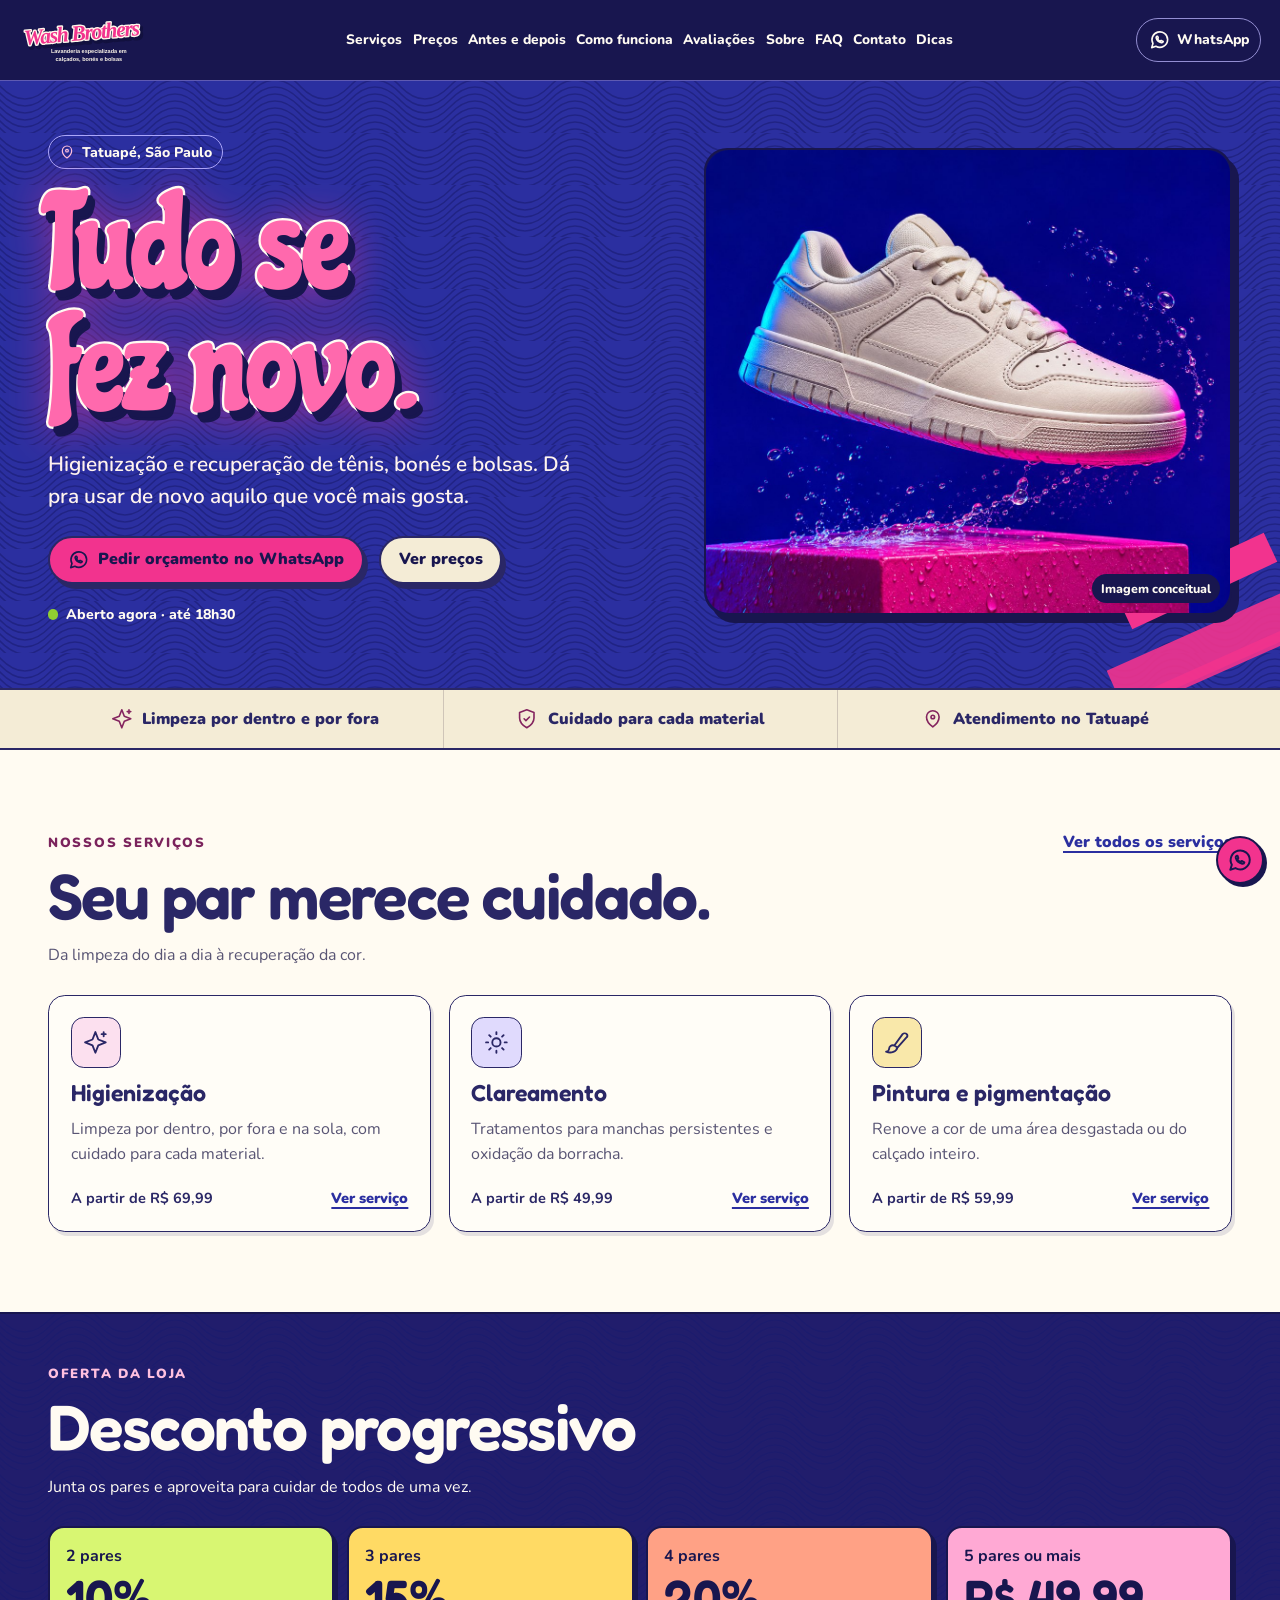
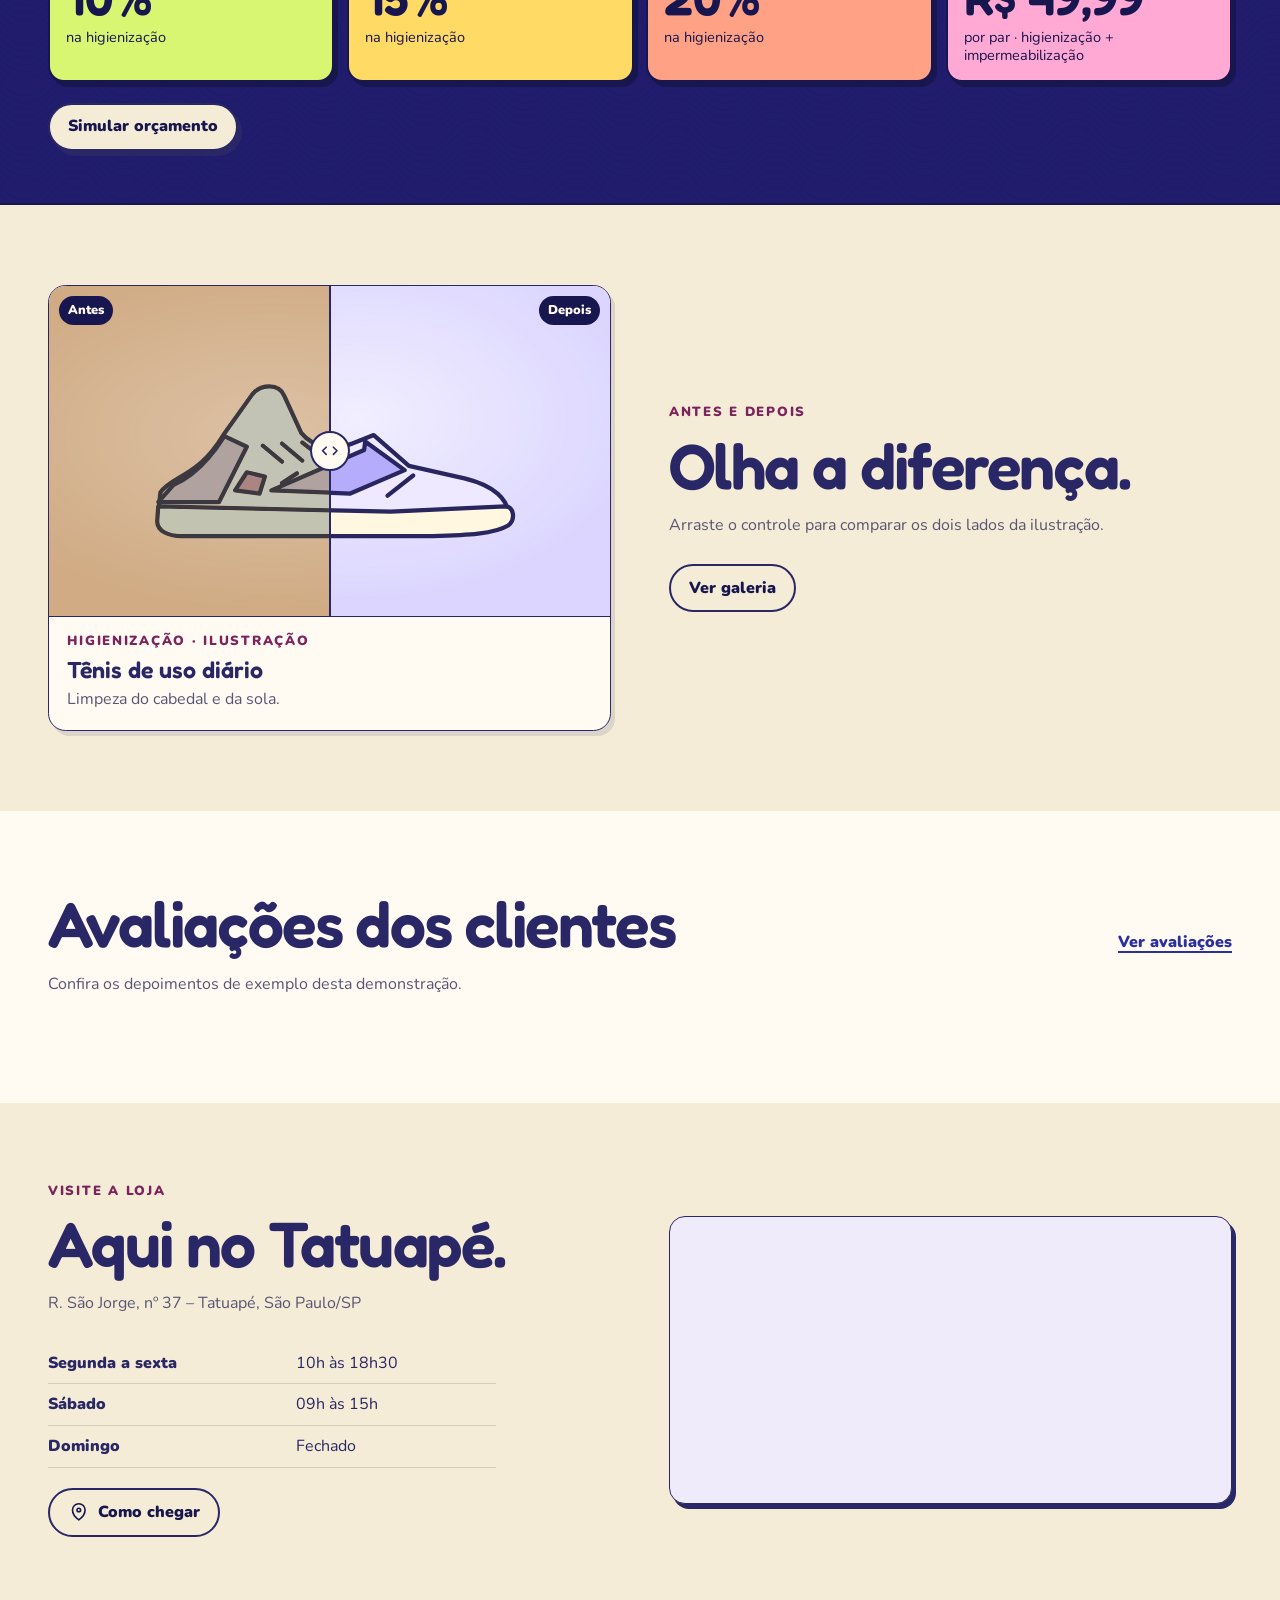
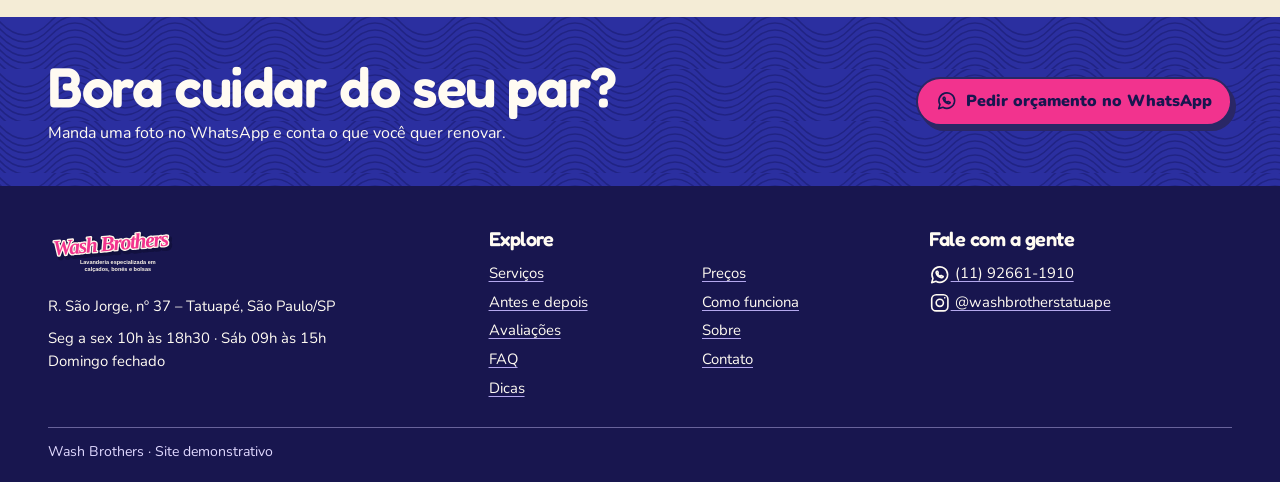
<file: index.html>
<!doctype html>
<html lang="pt-BR">
<head>
  <meta charset="utf-8">
  <meta name="viewport" content="width=device-width, initial-scale=1">
  <title>Wash Brothers | Lavanderia de tênis no Tatuapé</title>
  <meta name="description" content="Higienização e recuperação de tênis, bonés e bolsas no Tatuapé, em São Paulo. Conheça os serviços e peça um orçamento pelo WhatsApp.">
  <meta name="theme-color" content="#2B2FA0">
  <meta property="og:type" content="website">
  <meta property="og:locale" content="pt_BR">
  <meta property="og:site_name" content="Wash Brothers">
  <meta property="og:title" content="Wash Brothers | Lavanderia de tênis no Tatuapé">
  <meta property="og:description" content="Higienização e recuperação de tênis, bonés e bolsas no Tatuapé, em São Paulo. Conheça os serviços e peça um orçamento pelo WhatsApp.">
  <meta property="og:image" content="assets/img/capa.jpg">
  <meta property="og:image:alt" content="Imagem conceitual de um tênis branco sobre base rosa">
  <link rel="icon" href="assets/img/tenis.svg" type="image/svg+xml">
  <link rel="preconnect" href="https://fonts.googleapis.com">
  <link rel="preconnect" href="https://fonts.gstatic.com" crossorigin>
  <link rel="stylesheet" href="https://fonts.googleapis.com/css2?family=Chicle&amp;family=Fredoka:wght@400;500;600;700&amp;family=Nunito:wght@400;500;600;700;800;900&amp;display=swap">
  <link rel="stylesheet" href="assets/css/site.css">
  <script type="application/ld+json">{"@context":"https://schema.org","@type":"LocalBusiness","name":"Wash Brothers","slogan":"Tudo se fez novo","telephone":"+55 11 92661-1910","image":"assets/img/capa.jpg","address":{"@type":"PostalAddress","streetAddress":"Rua São Jorge, 37 – Tatuapé","addressLocality":"São Paulo","addressRegion":"SP","addressCountry":"BR"},"sameAs":["https://www.instagram.com/washbrotherstatuape/"],"openingHoursSpecification":[{"@type":"OpeningHoursSpecification","dayOfWeek":["Monday","Tuesday","Wednesday","Thursday","Friday"],"opens":"10:00","closes":"18:30"},{"@type":"OpeningHoursSpecification","dayOfWeek":"Saturday","opens":"09:00","closes":"15:00"}]}</script>
  <script defer src="assets/js/servicos.js"></script>
  <script defer src="assets/js/site.js"></script>
</head>
<body>
<svg xmlns="http://www.w3.org/2000/svg" aria-hidden="true" focusable="false" style="position:absolute;width:0;height:0;overflow:hidden">
  <symbol id="spark" viewBox="0 0 24 24"><g fill="none" stroke="currentColor" stroke-width="1.8" stroke-linecap="round" stroke-linejoin="round"><path d="M12 2l2.8 7.2L22 12l-7.2 2.8L12 22l-2.8-7.2L2 12l7.2-2.8L12 2zM20 2v4m-2-2h4"/></g></symbol>
  <symbol id="sun" viewBox="0 0 24 24"><g fill="none" stroke="currentColor" stroke-width="1.8" stroke-linecap="round" stroke-linejoin="round"><circle cx="12" cy="12" r="4"/><path d="M12 2v2m0 16v2M2 12h2m16 0h2M5 5l1.5 1.5m11 11L19 19M5 19l1.5-1.5m11-11L19 5"/></g></symbol>
  <symbol id="drop" viewBox="0 0 24 24"><g fill="none" stroke="currentColor" stroke-width="1.8" stroke-linecap="round" stroke-linejoin="round"><path d="M12 2c3 5 7 8.8 7 13a7 7 0 0 1-14 0c0-4.2 4-8 7-13zM8 15a4 4 0 0 0 3 4"/></g></symbol>
  <symbol id="brush" viewBox="0 0 24 24"><g fill="none" stroke="currentColor" stroke-width="1.8" stroke-linecap="round" stroke-linejoin="round"><path d="m10 15 8-11c1-1 3-1 4 0s1 2 0 3L13 17m-3-2c-3-1-5 1-5 3 0 1-1 3-3 3 5 2 10 0 11-4z"/></g></symbol>
  <symbol id="layers" viewBox="0 0 24 24"><g fill="none" stroke="currentColor" stroke-width="1.8" stroke-linecap="round" stroke-linejoin="round"><path d="m12 3 10 5-10 5L2 8l10-5zm-9 9 9 5 9-5m-18 4 9 5 9-5"/></g></symbol>
  <symbol id="wind" viewBox="0 0 24 24"><g fill="none" stroke="currentColor" stroke-width="1.8" stroke-linecap="round" stroke-linejoin="round"><path d="M3 8h13a2.5 2.5 0 1 0-2.5-2.5M2 12h18a2 2 0 1 1-2 2m-14 2h8a2.5 2.5 0 1 1-2.5 2.5"/></g></symbol>
  <symbol id="tool" viewBox="0 0 24 24"><g fill="none" stroke="currentColor" stroke-width="1.8" stroke-linecap="round" stroke-linejoin="round"><path d="M14 6a5 5 0 0 1 6-3l-3 3 2 2 3-3a5 5 0 0 1-6 7l-7 8a2.2 2.2 0 0 1-3-3l8-7a5 5 0 0 1 0-4z"/></g></symbol>
  <symbol id="cap" viewBox="0 0 24 24"><g fill="none" stroke="currentColor" stroke-width="1.8" stroke-linecap="round" stroke-linejoin="round"><path d="M3 15a8 8 0 0 1 16-1l3 4c-3 2-7 1-10-1-3 1-6 0-9-2zM10 8c-3 3-3 7-3 8"/></g></symbol>
  <symbol id="bag" viewBox="0 0 24 24"><g fill="none" stroke="currentColor" stroke-width="1.8" stroke-linecap="round" stroke-linejoin="round"><path d="M4 8h16l2 13H2L4 8zm4 2V7a4 4 0 0 1 8 0v3"/></g></symbol>
  <symbol id="pin" viewBox="0 0 24 24"><g fill="none" stroke="currentColor" stroke-width="1.8" stroke-linecap="round" stroke-linejoin="round"><path d="M19 10c0 6-7 11-7 11s-7-5-7-11a7 7 0 1 1 14 0z"/><circle cx="12" cy="10" r="2"/></g></symbol>
  <symbol id="check" viewBox="0 0 24 24"><g fill="none" stroke="currentColor" stroke-width="1.8" stroke-linecap="round" stroke-linejoin="round"><path d="m5 12 4 4 10-10"/></g></symbol>
  <symbol id="shield" viewBox="0 0 24 24"><g fill="none" stroke="currentColor" stroke-width="1.8" stroke-linecap="round" stroke-linejoin="round"><path d="M12 22c5-3 8-6 8-11V5l-8-3-8 3v6c0 5 3 8 8 11zM9 12l2 2 4-4"/></g></symbol>
  <symbol id="menu" viewBox="0 0 24 24"><g fill="none" stroke="currentColor" stroke-width="1.8" stroke-linecap="round" stroke-linejoin="round"><path d="M4 6h16M4 12h16M4 18h16"/></g></symbol>
  <symbol id="clock" viewBox="0 0 24 24"><g fill="none" stroke="currentColor" stroke-width="1.8" stroke-linecap="round" stroke-linejoin="round"><circle cx="12" cy="12" r="9"/><path d="M12 7v5l3 2"/></g></symbol>
  <symbol id="box" viewBox="0 0 24 24"><g fill="none" stroke="currentColor" stroke-width="1.8" stroke-linecap="round" stroke-linejoin="round"><path d="m3 7 9-4 9 4v10l-9 4-9-4V7zm0 0 9 4 9-4m-9 4v10m-4-16 9 4"/></g></symbol>
  <symbol id="camera" viewBox="0 0 24 24"><g fill="none" stroke="currentColor" stroke-width="1.8" stroke-linecap="round" stroke-linejoin="round"><path d="M3 7h4l2-3h6l2 3h4v13H3z"/><circle cx="12" cy="13" r="3"/></g></symbol>
  <symbol id="whatsapp" viewBox="0 0 24 24"><g fill="none" stroke="currentColor" stroke-width="1.8" stroke-linecap="round" stroke-linejoin="round"><path d="M20.7 11.7a8.7 8.7 0 0 1-13 7.5L3 20.7l1.4-4.6a8.7 8.7 0 1 1 16.3-4.4z"/><path d="M9 8c-.7.1-1.3 1-1 2 .8 2.8 3.1 4.7 5.8 5.2.9.1 1.9-.6 2-1.3l-2.4-1.2-.8 1c-1.6-.5-2.8-1.8-3-2.9l.7-.8L9.6 8z"/></g></symbol>
  <symbol id="instagram" viewBox="0 0 24 24"><g fill="none" stroke="currentColor" stroke-width="1.8" stroke-linecap="round" stroke-linejoin="round"><rect x="3" y="3" width="18" height="18" rx="5"/><circle cx="12" cy="12" r="4"/><path d="M17.5 6.5h.01"/></g></symbol>
  <symbol id="plus" viewBox="0 0 24 24"><g fill="none" stroke="currentColor" stroke-width="1.8" stroke-linecap="round" stroke-linejoin="round"><path d="M5 12h14m-7-7v14"/></g></symbol>
  <symbol id="compare" viewBox="0 0 24 24"><g fill="none" stroke="currentColor" stroke-width="1.8" stroke-linecap="round" stroke-linejoin="round"><path d="m8 8-4 4 4 4m8-8 4 4-4 4"/></g></symbol>
</svg>
<a class="skip-link" href="#conteudo">Pular para o conteúdo</a>
<header class="site-header"><div class="wrap header-layout">
  <a class="brand" href="index.html" aria-current="page"><!-- TODO: substituir pelo arquivo oficial da marca. --><img src="assets/img/logo.svg" width="260" height="100" alt="Wash Brothers — Lavanderia especializada em calçados, bonés e bolsas"></a>
  <button class="menu-toggle" type="button" data-menu aria-expanded="false" aria-controls="navegacao"><svg class="icon" aria-hidden="true"><use href="#menu"></use></svg><span>Menu</span></button>
  <nav class="navigation" id="navegacao" aria-label="Navegação principal"><a href="servicos.html">Serviços</a><a href="precos.html">Preços</a><a href="antes-e-depois.html">Antes e depois</a><a href="como-funciona.html">Como funciona</a><a href="avaliacoes.html">Avaliações</a><a href="sobre.html">Sobre</a><a href="faq.html">FAQ</a><a href="contato.html">Contato</a><a href="dicas.html">Dicas</a></nav>
  <a class="header-wa" href="https://wa.me/5511926611910"><svg class="icon" aria-hidden="true"><use href="#whatsapp"></use></svg><span>WhatsApp</span></a>
</div></header>
<main id="conteudo">
<noscript><p class="wrap message">Ative o JavaScript para usar os filtros, a tabela e o simulador. Você também pode falar com a equipe pelo WhatsApp.</p></noscript>
<section class="hero wave">
  <div class="wrap hero-grid">
    <div class="hero-copy"><p class="hero-tag"><svg class="icon" aria-hidden="true"><use href="#pin"></use></svg> Tatuapé, São Paulo</p><h1 class="bubble neon">Tudo se<br> fez novo<span>.</span></h1>
    <p>Higienização e recuperação de tênis, bonés e bolsas. Dá pra usar de novo aquilo que você mais gosta.</p>
    <div class="actions"><a class="button primary" href="https://wa.me/5511926611910"><svg class="icon" aria-hidden="true"><use href="#whatsapp"></use></svg>Pedir orçamento no WhatsApp</a><a class="button light" href="precos.html">Ver preços</a></div>
    <span class="status-badge" data-horario>Seg a sex 10h às 18h30 · Sáb 09h às 15h</span></div>
    <figure class="hero-art"><span class="hero-tape" aria-hidden="true"></span><img src="assets/img/capa.jpg" width="1100" height="1100" alt="Tênis branco sobre uma base rosa, cercado por gotas de água, em foto conceitual" fetchpriority="high"><figcaption>Imagem conceitual</figcaption></figure>
  </div>
</section>
<div class="benefits"><div class="wrap benefit-grid"><div><svg class="icon" aria-hidden="true"><use href="#spark"></use></svg> Limpeza por dentro e por fora</div><div><svg class="icon" aria-hidden="true"><use href="#shield"></use></svg> Cuidado para cada material</div><div><svg class="icon" aria-hidden="true"><use href="#pin"></use></svg> Atendimento no Tatuapé</div></div></div>
<section class="section" data-reveal><div class="wrap"><div class="heading-row"><div class="section-heading"><p class="eyebrow">Nossos serviços</p><h2>Seu par merece cuidado.</h2><p>Da limpeza do dia a dia à recuperação da cor.</p></div><a class="text-link" href="servicos.html">Ver todos os serviços</a></div><div class="cards" data-cards="home"></div></div></section>
<section class="promo"><div class="wrap"><div class="section-heading"><p class="eyebrow">Oferta da loja</p><h2>Desconto progressivo</h2><p>Junta os pares e aproveita para cuidar de todos de uma vez.</p></div><div class="promo-grid"><div><b>2 pares</b><strong>10%</strong><span>na higienização</span></div><div><b>3 pares</b><strong>15%</strong><span>na higienização</span></div><div><b>4 pares</b><strong>20%</strong><span>na higienização</span></div><div><b>5 pares ou mais</b><strong>R$ 49,99</strong><span>por par · higienização + impermeabilização</span></div></div><a class="button light" href="precos.html#simulador">Simular orçamento</a></div></section>
<section class="section pale" data-reveal><div class="wrap split center-y"><article class="compare-card tone-higienizacao" data-categoria="higienizacao"><div class="comparison" data-comparador>
  <!-- TODO: trocar os SVGs ilustrativos por duas fotos reais com o mesmo enquadramento. -->
  <div class="compare-layer after"><img width="420" height="250" src="assets/img/tenis.svg" alt="Ilustração de tênis de uso diário depois do tratamento" loading="lazy"><span>Depois</span></div>
  <div class="compare-layer before"><img width="420" height="250" src="assets/img/tenis.svg" alt="Ilustração de tênis de uso diário antes do tratamento" loading="lazy"><span>Antes</span></div>
  <div class="compare-divider" aria-hidden="true"><span><svg class="icon" aria-hidden="true"><use href="#compare"></use></svg></span></div>
  <label for="comparacao-home" class="sr-only">Comparação de antes e depois: Tênis de uso diário</label><input id="comparacao-home" type="range" min="0" max="100" value="50">
  </div><div class="compare-copy"><p class="eyebrow">Higienização · Ilustração</p><h3>Tênis de uso diário</h3><p>Limpeza do cabedal e da sola.</p></div></article><div><div class="section-heading"><p class="eyebrow">Antes e depois</p><h2>Olha a diferença.</h2><p>Arraste o controle para comparar os dois lados da ilustração.</p></div><a class="button outline" href="antes-e-depois.html">Ver galeria</a></div></div></section>
<section class="section" data-reveal><div class="wrap"><div class="heading-row"><div class="section-heading"><h2>Avaliações dos clientes</h2><p>Confira os depoimentos de exemplo desta demonstração.</p></div><a class="text-link" href="avaliacoes.html">Ver avaliações</a></div></div></section>
<section class="section pale"><div class="wrap split center-y"><div><div class="section-heading"><p class="eyebrow">Visite a loja</p><h2>Aqui no Tatuapé.</h2><p>R. São Jorge, nº 37 – Tatuapé, São Paulo/SP</p></div><table class="hours"><caption class="sr-only">Horários de atendimento</caption><tbody><tr><th scope="row">Segunda a sexta</th><td>10h às 18h30</td></tr><tr><th scope="row">Sábado</th><td>09h às 15h</td></tr><tr><th scope="row">Domingo</th><td>Fechado</td></tr></tbody></table><div class="actions"><a class="button outline" href="contato.html"><svg class="icon" aria-hidden="true"><use href="#pin"></use></svg>Como chegar</a></div></div><iframe class="map" title="Mapa da Wash Brothers no Tatuapé" src="https://maps.google.com/maps?q=Rua%20S%C3%A3o%20Jorge%2C%2037%2C%20Tatuap%C3%A9%2C%20S%C3%A3o%20Paulo%2C%20SP&amp;t=&amp;z=16&amp;ie=UTF8&amp;iwloc=&amp;output=embed" loading="lazy" referrerpolicy="no-referrer-when-downgrade"></iframe></div></section>
<section class="closing wave"><div class="wrap"><div><h2>Bora cuidar do seu par?</h2><p>Manda uma foto no WhatsApp e conta o que você quer renovar.</p></div><a class="button primary" href="https://wa.me/5511926611910"><svg class="icon" aria-hidden="true"><use href="#whatsapp"></use></svg>Pedir orçamento no WhatsApp</a></div></section>
</main>
<footer class="site-footer"><div class="wrap footer-grid">
  <div><a class="brand" href="index.html"><!-- TODO: substituir pelo arquivo oficial da marca. --><img src="assets/img/logo.svg" width="260" height="100" alt="Wash Brothers — Lavanderia especializada em calçados, bonés e bolsas"></a><p>R. São Jorge, nº 37 – Tatuapé, São Paulo/SP</p><p>Seg a sex 10h às 18h30 · Sáb 09h às 15h<br>Domingo fechado</p></div>
  <div><h2>Explore</h2><nav aria-label="Links do rodapé"><a href="servicos.html">Serviços</a><a href="precos.html">Preços</a><a href="antes-e-depois.html">Antes e depois</a><a href="como-funciona.html">Como funciona</a><a href="avaliacoes.html">Avaliações</a><a href="sobre.html">Sobre</a><a href="faq.html">FAQ</a><a href="contato.html">Contato</a><a href="dicas.html">Dicas</a></nav></div>
  <div><h2>Fale com a gente</h2><a href="https://wa.me/5511926611910"><svg class="icon" aria-hidden="true"><use href="#whatsapp"></use></svg> (11) 92661-1910</a><a href="https://www.instagram.com/washbrotherstatuape/"><svg class="icon" aria-hidden="true"><use href="#instagram"></use></svg> @washbrotherstatuape</a></div>
</div><div class="wrap footer-note">Wash Brothers · Site demonstrativo</div></footer>
<a class="floating-wa" href="https://wa.me/5511926611910" aria-label="Falar com a Wash Brothers no WhatsApp"><svg class="icon" aria-hidden="true"><use href="#whatsapp"></use></svg></a>
</body>
</html>
</file>
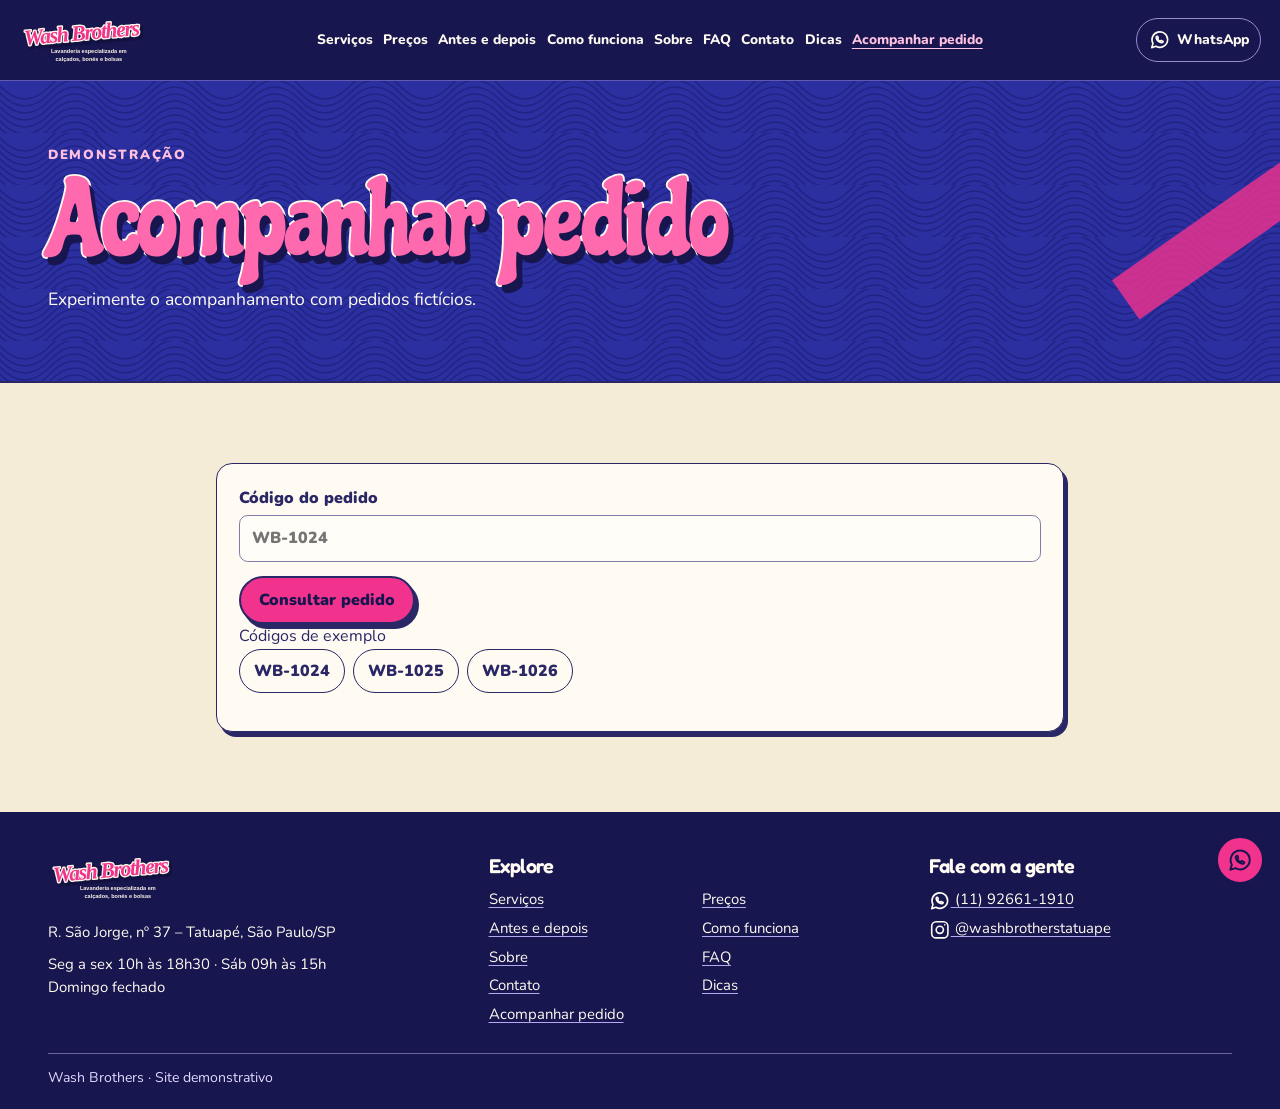
<file: acompanhar-pedido.html>
<!doctype html>
<html lang="pt-BR">
<head>
  <meta charset="utf-8">
  <meta name="viewport" content="width=device-width, initial-scale=1">
  <title>Acompanhar pedido | Wash Brothers</title>
  <meta name="description" content="Experimente o acompanhamento de pedidos com códigos fictícios.">
  <meta name="theme-color" content="#2B2FA0">
  <meta property="og:type" content="website">
  <meta property="og:locale" content="pt_BR">
  <meta property="og:site_name" content="Wash Brothers">
  <meta property="og:title" content="Acompanhar pedido | Wash Brothers">
  <meta property="og:description" content="Experimente o acompanhamento de pedidos com códigos fictícios.">
  <meta property="og:image" content="assets/img/capa.jpg">
  <meta property="og:image:alt" content="Imagem conceitual de um tênis branco sobre base rosa">
  <link rel="icon" href="assets/img/tenis.svg" type="image/svg+xml">
  <link rel="preconnect" href="https://fonts.googleapis.com">
  <link rel="preconnect" href="https://fonts.gstatic.com" crossorigin>
  <link rel="stylesheet" href="https://fonts.googleapis.com/css2?family=Chicle&amp;family=Fredoka:wght@400;500;600;700&amp;family=Nunito:wght@400;500;600;700;800;900&amp;display=swap">
  <link rel="stylesheet" href="assets/css/site.css">
  <script type="application/ld+json">{"@context":"https://schema.org","@type":"LocalBusiness","name":"Wash Brothers","slogan":"Tudo se fez novo","telephone":"+55 11 92661-1910","image":"assets/img/capa.jpg","address":{"@type":"PostalAddress","streetAddress":"Rua São Jorge, 37 – Tatuapé","addressLocality":"São Paulo","addressRegion":"SP","addressCountry":"BR"},"sameAs":["https://www.instagram.com/washbrotherstatuape/"],"openingHoursSpecification":[{"@type":"OpeningHoursSpecification","dayOfWeek":["Monday","Tuesday","Wednesday","Thursday","Friday"],"opens":"10:00","closes":"18:30"},{"@type":"OpeningHoursSpecification","dayOfWeek":"Saturday","opens":"09:00","closes":"15:00"}]}</script>
  <script defer src="assets/js/servicos.js"></script>
  <script defer src="assets/js/site.js"></script>
</head>
<body>
<svg xmlns="http://www.w3.org/2000/svg" aria-hidden="true" focusable="false" style="position:absolute;width:0;height:0;overflow:hidden">
  <symbol id="spark" viewBox="0 0 24 24"><g fill="none" stroke="currentColor" stroke-width="1.8" stroke-linecap="round" stroke-linejoin="round"><path d="M12 2l2.8 7.2L22 12l-7.2 2.8L12 22l-2.8-7.2L2 12l7.2-2.8L12 2zM20 2v4m-2-2h4"/></g></symbol>
  <symbol id="sun" viewBox="0 0 24 24"><g fill="none" stroke="currentColor" stroke-width="1.8" stroke-linecap="round" stroke-linejoin="round"><circle cx="12" cy="12" r="4"/><path d="M12 2v2m0 16v2M2 12h2m16 0h2M5 5l1.5 1.5m11 11L19 19M5 19l1.5-1.5m11-11L19 5"/></g></symbol>
  <symbol id="drop" viewBox="0 0 24 24"><g fill="none" stroke="currentColor" stroke-width="1.8" stroke-linecap="round" stroke-linejoin="round"><path d="M12 2c3 5 7 8.8 7 13a7 7 0 0 1-14 0c0-4.2 4-8 7-13zM8 15a4 4 0 0 0 3 4"/></g></symbol>
  <symbol id="brush" viewBox="0 0 24 24"><g fill="none" stroke="currentColor" stroke-width="1.8" stroke-linecap="round" stroke-linejoin="round"><path d="m10 15 8-11c1-1 3-1 4 0s1 2 0 3L13 17m-3-2c-3-1-5 1-5 3 0 1-1 3-3 3 5 2 10 0 11-4z"/></g></symbol>
  <symbol id="layers" viewBox="0 0 24 24"><g fill="none" stroke="currentColor" stroke-width="1.8" stroke-linecap="round" stroke-linejoin="round"><path d="m12 3 10 5-10 5L2 8l10-5zm-9 9 9 5 9-5m-18 4 9 5 9-5"/></g></symbol>
  <symbol id="wind" viewBox="0 0 24 24"><g fill="none" stroke="currentColor" stroke-width="1.8" stroke-linecap="round" stroke-linejoin="round"><path d="M3 8h13a2.5 2.5 0 1 0-2.5-2.5M2 12h18a2 2 0 1 1-2 2m-14 2h8a2.5 2.5 0 1 1-2.5 2.5"/></g></symbol>
  <symbol id="tool" viewBox="0 0 24 24"><g fill="none" stroke="currentColor" stroke-width="1.8" stroke-linecap="round" stroke-linejoin="round"><path d="M14 6a5 5 0 0 1 6-3l-3 3 2 2 3-3a5 5 0 0 1-6 7l-7 8a2.2 2.2 0 0 1-3-3l8-7a5 5 0 0 1 0-4z"/></g></symbol>
  <symbol id="cap" viewBox="0 0 24 24"><g fill="none" stroke="currentColor" stroke-width="1.8" stroke-linecap="round" stroke-linejoin="round"><path d="M3 15a8 8 0 0 1 16-1l3 4c-3 2-7 1-10-1-3 1-6 0-9-2zM10 8c-3 3-3 7-3 8"/></g></symbol>
  <symbol id="bag" viewBox="0 0 24 24"><g fill="none" stroke="currentColor" stroke-width="1.8" stroke-linecap="round" stroke-linejoin="round"><path d="M4 8h16l2 13H2L4 8zm4 2V7a4 4 0 0 1 8 0v3"/></g></symbol>
  <symbol id="pin" viewBox="0 0 24 24"><g fill="none" stroke="currentColor" stroke-width="1.8" stroke-linecap="round" stroke-linejoin="round"><path d="M19 10c0 6-7 11-7 11s-7-5-7-11a7 7 0 1 1 14 0z"/><circle cx="12" cy="10" r="2"/></g></symbol>
  <symbol id="check" viewBox="0 0 24 24"><g fill="none" stroke="currentColor" stroke-width="1.8" stroke-linecap="round" stroke-linejoin="round"><path d="m5 12 4 4 10-10"/></g></symbol>
  <symbol id="shield" viewBox="0 0 24 24"><g fill="none" stroke="currentColor" stroke-width="1.8" stroke-linecap="round" stroke-linejoin="round"><path d="M12 22c5-3 8-6 8-11V5l-8-3-8 3v6c0 5 3 8 8 11zM9 12l2 2 4-4"/></g></symbol>
  <symbol id="menu" viewBox="0 0 24 24"><g fill="none" stroke="currentColor" stroke-width="1.8" stroke-linecap="round" stroke-linejoin="round"><path d="M4 6h16M4 12h16M4 18h16"/></g></symbol>
  <symbol id="clock" viewBox="0 0 24 24"><g fill="none" stroke="currentColor" stroke-width="1.8" stroke-linecap="round" stroke-linejoin="round"><circle cx="12" cy="12" r="9"/><path d="M12 7v5l3 2"/></g></symbol>
  <symbol id="box" viewBox="0 0 24 24"><g fill="none" stroke="currentColor" stroke-width="1.8" stroke-linecap="round" stroke-linejoin="round"><path d="m3 7 9-4 9 4v10l-9 4-9-4V7zm0 0 9 4 9-4m-9 4v10m-4-16 9 4"/></g></symbol>
  <symbol id="camera" viewBox="0 0 24 24"><g fill="none" stroke="currentColor" stroke-width="1.8" stroke-linecap="round" stroke-linejoin="round"><path d="M3 7h4l2-3h6l2 3h4v13H3z"/><circle cx="12" cy="13" r="3"/></g></symbol>
  <symbol id="whatsapp" viewBox="0 0 24 24"><g fill="none" stroke="currentColor" stroke-width="1.8" stroke-linecap="round" stroke-linejoin="round"><path d="M20.7 11.7a8.7 8.7 0 0 1-13 7.5L3 20.7l1.4-4.6a8.7 8.7 0 1 1 16.3-4.4z"/><path d="M9 8c-.7.1-1.3 1-1 2 .8 2.8 3.1 4.7 5.8 5.2.9.1 1.9-.6 2-1.3l-2.4-1.2-.8 1c-1.6-.5-2.8-1.8-3-2.9l.7-.8L9.6 8z"/></g></symbol>
  <symbol id="instagram" viewBox="0 0 24 24"><g fill="none" stroke="currentColor" stroke-width="1.8" stroke-linecap="round" stroke-linejoin="round"><rect x="3" y="3" width="18" height="18" rx="5"/><circle cx="12" cy="12" r="4"/><path d="M17.5 6.5h.01"/></g></symbol>
  <symbol id="plus" viewBox="0 0 24 24"><g fill="none" stroke="currentColor" stroke-width="1.8" stroke-linecap="round" stroke-linejoin="round"><path d="M5 12h14m-7-7v14"/></g></symbol>
  <symbol id="compare" viewBox="0 0 24 24"><g fill="none" stroke="currentColor" stroke-width="1.8" stroke-linecap="round" stroke-linejoin="round"><path d="m8 8-4 4 4 4m8-8 4 4-4 4"/></g></symbol>
</svg>
<a class="skip-link" href="#conteudo">Pular para o conteúdo</a>
<header class="site-header"><div class="wrap header-layout">
  <a class="brand" href="index.html" ><!-- TODO: substituir pelo arquivo oficial da marca. --><img src="assets/img/logo.svg" width="260" height="100" alt="Wash Brothers — Lavanderia especializada em calçados, bonés e bolsas"></a>
  <button class="menu-toggle" type="button" data-menu aria-expanded="false" aria-controls="navegacao"><svg class="icon" aria-hidden="true"><use href="#menu"></use></svg><span>Menu</span></button>
  <nav class="navigation" id="navegacao" aria-label="Navegação principal"><a href="servicos.html">Serviços</a><a href="precos.html">Preços</a><a href="antes-e-depois.html">Antes e depois</a><a href="como-funciona.html">Como funciona</a><a href="sobre.html">Sobre</a><a href="faq.html">FAQ</a><a href="contato.html">Contato</a><a href="dicas.html">Dicas</a><a href="acompanhar-pedido.html" aria-current="page">Acompanhar pedido</a></nav>
  <a class="header-wa" href="https://wa.me/5511926611910"><svg class="icon" aria-hidden="true"><use href="#whatsapp"></use></svg><span>WhatsApp</span></a>
</div></header>
<main id="conteudo">
<noscript><p class="wrap message">Ative o JavaScript para usar os filtros, a tabela, o simulador e o acompanhamento de pedidos. Você também pode falar com a equipe pelo WhatsApp.</p></noscript>
<section class="subhero wave"><div class="wrap"><p class="eyebrow">Demonstração</p><h1 class="bubble">Acompanhar pedido</h1><p>Experimente o acompanhamento com pedidos fictícios.</p></div></section><section class="section pale"><div class="wrap narrow"><div class="form-panel"><form id="pedido-form" class="stacked"><label for="codigo">Código do pedido<input id="codigo" name="codigo" placeholder="WB-1024" required maxlength="30" autocomplete="off" autocapitalize="characters" spellcheck="false"></label><button type="submit" class="button primary">Consultar pedido</button></form><div class="example-codes"><span>Códigos de exemplo</span><div class="chips"><button type="button" data-exemplo-pedido="WB-1024">WB-1024</button><button type="button" data-exemplo-pedido="WB-1025">WB-1025</button><button type="button" data-exemplo-pedido="WB-1026">WB-1026</button></div></div><p data-pedido-status role="status" class="pedido-status"></p><ol data-pedido-etapas class="order-timeline" hidden></ol></div></div></section>
</main>
<footer class="site-footer"><div class="wrap footer-grid">
  <div><a class="brand" href="index.html"><!-- TODO: substituir pelo arquivo oficial da marca. --><img src="assets/img/logo.svg" width="260" height="100" alt="Wash Brothers — Lavanderia especializada em calçados, bonés e bolsas"></a><p>R. São Jorge, nº 37 – Tatuapé, São Paulo/SP</p><p>Seg a sex 10h às 18h30 · Sáb 09h às 15h<br>Domingo fechado</p></div>
  <div><h2>Explore</h2><nav aria-label="Links do rodapé"><a href="servicos.html">Serviços</a><a href="precos.html">Preços</a><a href="antes-e-depois.html">Antes e depois</a><a href="como-funciona.html">Como funciona</a><a href="sobre.html">Sobre</a><a href="faq.html">FAQ</a><a href="contato.html">Contato</a><a href="dicas.html">Dicas</a><a href="acompanhar-pedido.html" aria-current="page">Acompanhar pedido</a></nav></div>
  <div><h2>Fale com a gente</h2><a href="https://wa.me/5511926611910"><svg class="icon" aria-hidden="true"><use href="#whatsapp"></use></svg> (11) 92661-1910</a><a href="https://www.instagram.com/washbrotherstatuape/"><svg class="icon" aria-hidden="true"><use href="#instagram"></use></svg> @washbrotherstatuape</a></div>
</div><div class="wrap footer-note">Wash Brothers · Site demonstrativo</div></footer>
<a class="floating-wa" href="https://wa.me/5511926611910" aria-label="Falar com a Wash Brothers no WhatsApp"><svg class="icon" aria-hidden="true"><use href="#whatsapp"></use></svg></a>
</body>
</html>
</file>
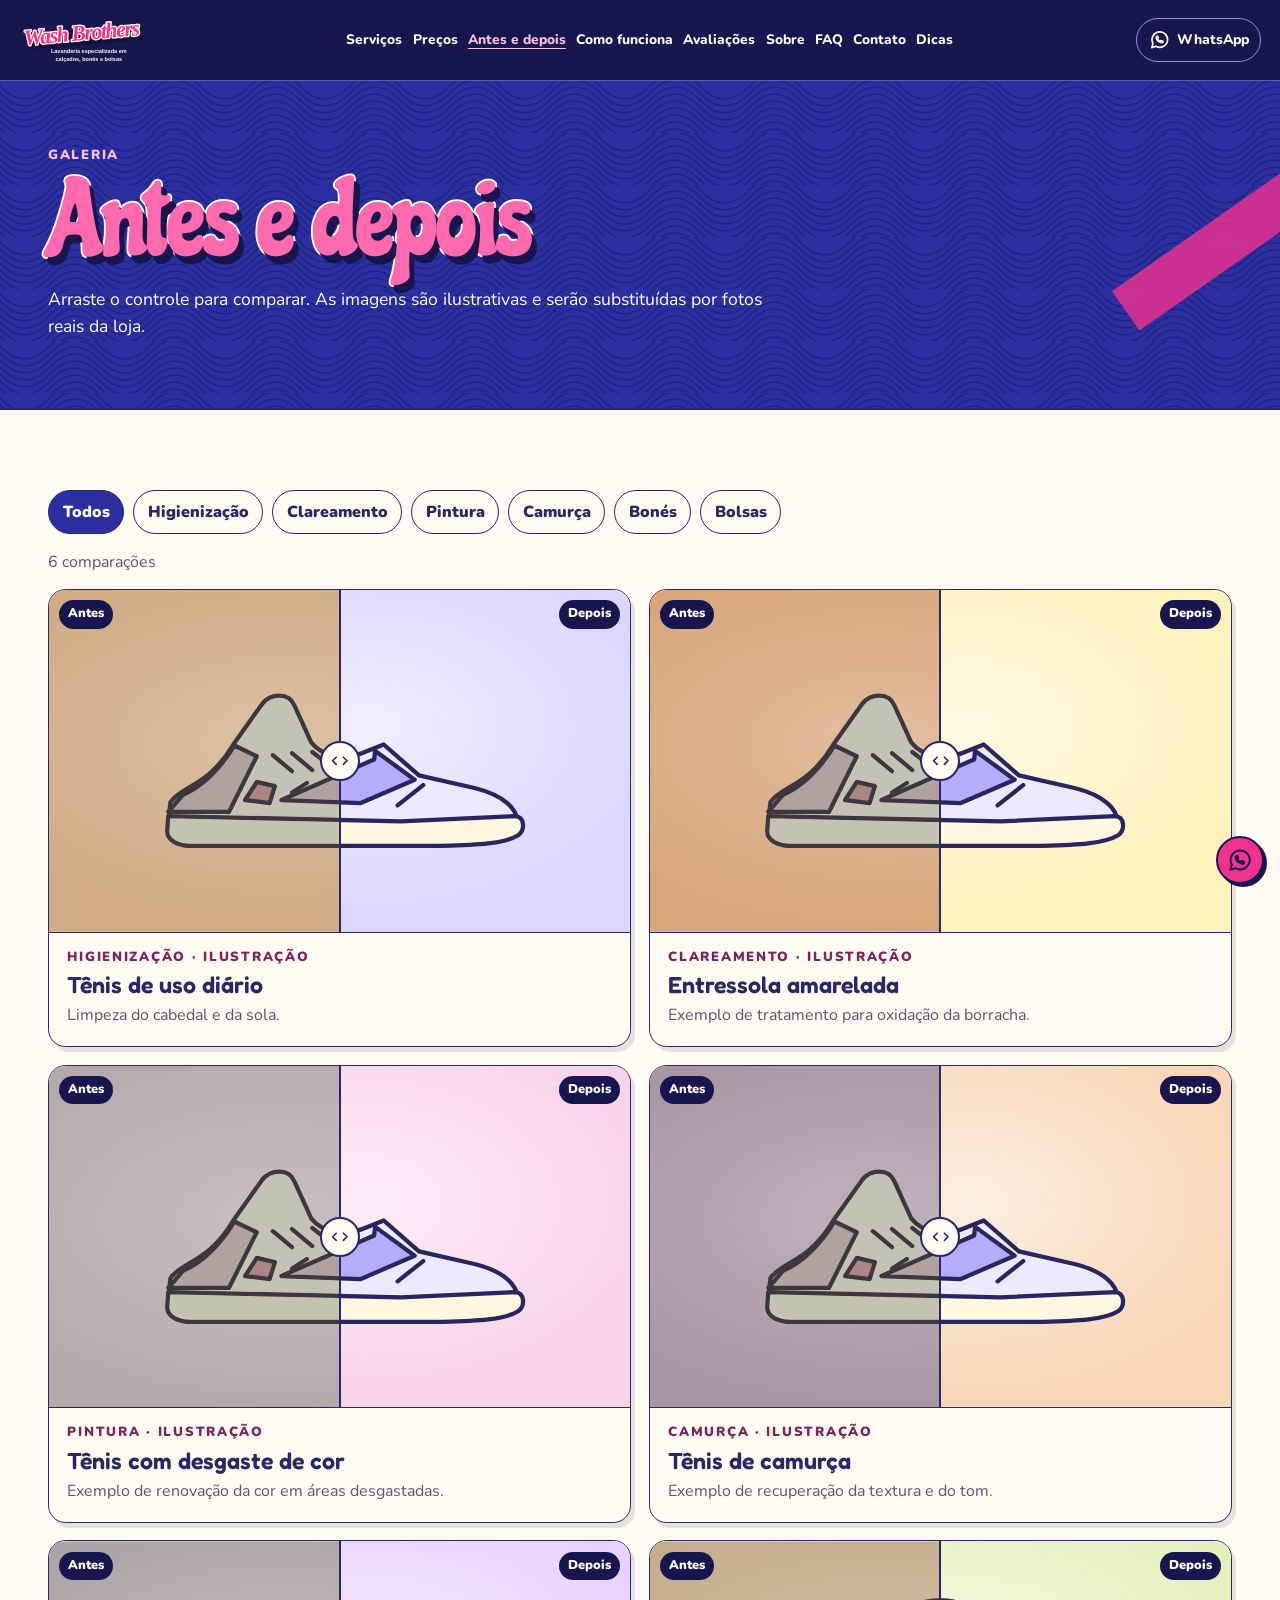
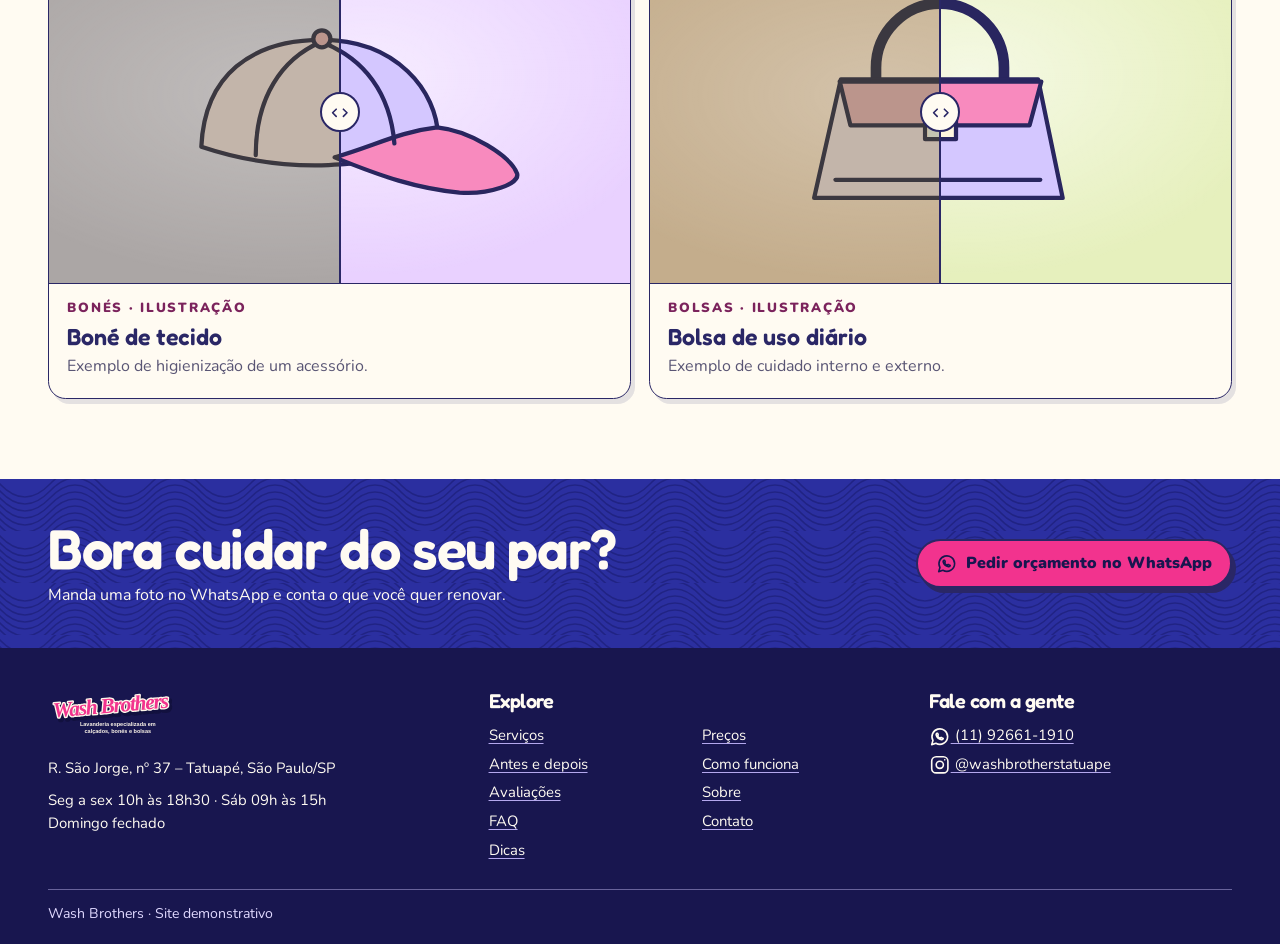
<file: antes-e-depois.html>
<!doctype html>
<html lang="pt-BR">
<head>
  <meta charset="utf-8">
  <meta name="viewport" content="width=device-width, initial-scale=1">
  <title>Antes e depois | Wash Brothers</title>
  <meta name="description" content="Compare exemplos ilustrativos de higienização, clareamento, pintura e recuperação.">
  <meta name="theme-color" content="#2B2FA0">
  <meta property="og:type" content="website">
  <meta property="og:locale" content="pt_BR">
  <meta property="og:site_name" content="Wash Brothers">
  <meta property="og:title" content="Antes e depois | Wash Brothers">
  <meta property="og:description" content="Compare exemplos ilustrativos de higienização, clareamento, pintura e recuperação.">
  <meta property="og:image" content="assets/img/capa.jpg">
  <meta property="og:image:alt" content="Imagem conceitual de um tênis branco sobre base rosa">
  <link rel="icon" href="assets/img/tenis.svg" type="image/svg+xml">
  <link rel="preconnect" href="https://fonts.googleapis.com">
  <link rel="preconnect" href="https://fonts.gstatic.com" crossorigin>
  <link rel="stylesheet" href="https://fonts.googleapis.com/css2?family=Chicle&amp;family=Fredoka:wght@400;500;600;700&amp;family=Nunito:wght@400;500;600;700;800;900&amp;display=swap">
  <link rel="stylesheet" href="assets/css/site.css">
  <script type="application/ld+json">{"@context":"https://schema.org","@type":"LocalBusiness","name":"Wash Brothers","slogan":"Tudo se fez novo","telephone":"+55 11 92661-1910","image":"assets/img/capa.jpg","address":{"@type":"PostalAddress","streetAddress":"Rua São Jorge, 37 – Tatuapé","addressLocality":"São Paulo","addressRegion":"SP","addressCountry":"BR"},"sameAs":["https://www.instagram.com/washbrotherstatuape/"],"openingHoursSpecification":[{"@type":"OpeningHoursSpecification","dayOfWeek":["Monday","Tuesday","Wednesday","Thursday","Friday"],"opens":"10:00","closes":"18:30"},{"@type":"OpeningHoursSpecification","dayOfWeek":"Saturday","opens":"09:00","closes":"15:00"}]}</script>
  <script defer src="assets/js/servicos.js"></script>
  <script defer src="assets/js/site.js"></script>
</head>
<body>
<svg xmlns="http://www.w3.org/2000/svg" aria-hidden="true" focusable="false" style="position:absolute;width:0;height:0;overflow:hidden">
  <symbol id="spark" viewBox="0 0 24 24"><g fill="none" stroke="currentColor" stroke-width="1.8" stroke-linecap="round" stroke-linejoin="round"><path d="M12 2l2.8 7.2L22 12l-7.2 2.8L12 22l-2.8-7.2L2 12l7.2-2.8L12 2zM20 2v4m-2-2h4"/></g></symbol>
  <symbol id="sun" viewBox="0 0 24 24"><g fill="none" stroke="currentColor" stroke-width="1.8" stroke-linecap="round" stroke-linejoin="round"><circle cx="12" cy="12" r="4"/><path d="M12 2v2m0 16v2M2 12h2m16 0h2M5 5l1.5 1.5m11 11L19 19M5 19l1.5-1.5m11-11L19 5"/></g></symbol>
  <symbol id="drop" viewBox="0 0 24 24"><g fill="none" stroke="currentColor" stroke-width="1.8" stroke-linecap="round" stroke-linejoin="round"><path d="M12 2c3 5 7 8.8 7 13a7 7 0 0 1-14 0c0-4.2 4-8 7-13zM8 15a4 4 0 0 0 3 4"/></g></symbol>
  <symbol id="brush" viewBox="0 0 24 24"><g fill="none" stroke="currentColor" stroke-width="1.8" stroke-linecap="round" stroke-linejoin="round"><path d="m10 15 8-11c1-1 3-1 4 0s1 2 0 3L13 17m-3-2c-3-1-5 1-5 3 0 1-1 3-3 3 5 2 10 0 11-4z"/></g></symbol>
  <symbol id="layers" viewBox="0 0 24 24"><g fill="none" stroke="currentColor" stroke-width="1.8" stroke-linecap="round" stroke-linejoin="round"><path d="m12 3 10 5-10 5L2 8l10-5zm-9 9 9 5 9-5m-18 4 9 5 9-5"/></g></symbol>
  <symbol id="wind" viewBox="0 0 24 24"><g fill="none" stroke="currentColor" stroke-width="1.8" stroke-linecap="round" stroke-linejoin="round"><path d="M3 8h13a2.5 2.5 0 1 0-2.5-2.5M2 12h18a2 2 0 1 1-2 2m-14 2h8a2.5 2.5 0 1 1-2.5 2.5"/></g></symbol>
  <symbol id="tool" viewBox="0 0 24 24"><g fill="none" stroke="currentColor" stroke-width="1.8" stroke-linecap="round" stroke-linejoin="round"><path d="M14 6a5 5 0 0 1 6-3l-3 3 2 2 3-3a5 5 0 0 1-6 7l-7 8a2.2 2.2 0 0 1-3-3l8-7a5 5 0 0 1 0-4z"/></g></symbol>
  <symbol id="cap" viewBox="0 0 24 24"><g fill="none" stroke="currentColor" stroke-width="1.8" stroke-linecap="round" stroke-linejoin="round"><path d="M3 15a8 8 0 0 1 16-1l3 4c-3 2-7 1-10-1-3 1-6 0-9-2zM10 8c-3 3-3 7-3 8"/></g></symbol>
  <symbol id="bag" viewBox="0 0 24 24"><g fill="none" stroke="currentColor" stroke-width="1.8" stroke-linecap="round" stroke-linejoin="round"><path d="M4 8h16l2 13H2L4 8zm4 2V7a4 4 0 0 1 8 0v3"/></g></symbol>
  <symbol id="pin" viewBox="0 0 24 24"><g fill="none" stroke="currentColor" stroke-width="1.8" stroke-linecap="round" stroke-linejoin="round"><path d="M19 10c0 6-7 11-7 11s-7-5-7-11a7 7 0 1 1 14 0z"/><circle cx="12" cy="10" r="2"/></g></symbol>
  <symbol id="check" viewBox="0 0 24 24"><g fill="none" stroke="currentColor" stroke-width="1.8" stroke-linecap="round" stroke-linejoin="round"><path d="m5 12 4 4 10-10"/></g></symbol>
  <symbol id="shield" viewBox="0 0 24 24"><g fill="none" stroke="currentColor" stroke-width="1.8" stroke-linecap="round" stroke-linejoin="round"><path d="M12 22c5-3 8-6 8-11V5l-8-3-8 3v6c0 5 3 8 8 11zM9 12l2 2 4-4"/></g></symbol>
  <symbol id="menu" viewBox="0 0 24 24"><g fill="none" stroke="currentColor" stroke-width="1.8" stroke-linecap="round" stroke-linejoin="round"><path d="M4 6h16M4 12h16M4 18h16"/></g></symbol>
  <symbol id="clock" viewBox="0 0 24 24"><g fill="none" stroke="currentColor" stroke-width="1.8" stroke-linecap="round" stroke-linejoin="round"><circle cx="12" cy="12" r="9"/><path d="M12 7v5l3 2"/></g></symbol>
  <symbol id="box" viewBox="0 0 24 24"><g fill="none" stroke="currentColor" stroke-width="1.8" stroke-linecap="round" stroke-linejoin="round"><path d="m3 7 9-4 9 4v10l-9 4-9-4V7zm0 0 9 4 9-4m-9 4v10m-4-16 9 4"/></g></symbol>
  <symbol id="camera" viewBox="0 0 24 24"><g fill="none" stroke="currentColor" stroke-width="1.8" stroke-linecap="round" stroke-linejoin="round"><path d="M3 7h4l2-3h6l2 3h4v13H3z"/><circle cx="12" cy="13" r="3"/></g></symbol>
  <symbol id="whatsapp" viewBox="0 0 24 24"><g fill="none" stroke="currentColor" stroke-width="1.8" stroke-linecap="round" stroke-linejoin="round"><path d="M20.7 11.7a8.7 8.7 0 0 1-13 7.5L3 20.7l1.4-4.6a8.7 8.7 0 1 1 16.3-4.4z"/><path d="M9 8c-.7.1-1.3 1-1 2 .8 2.8 3.1 4.7 5.8 5.2.9.1 1.9-.6 2-1.3l-2.4-1.2-.8 1c-1.6-.5-2.8-1.8-3-2.9l.7-.8L9.6 8z"/></g></symbol>
  <symbol id="instagram" viewBox="0 0 24 24"><g fill="none" stroke="currentColor" stroke-width="1.8" stroke-linecap="round" stroke-linejoin="round"><rect x="3" y="3" width="18" height="18" rx="5"/><circle cx="12" cy="12" r="4"/><path d="M17.5 6.5h.01"/></g></symbol>
  <symbol id="plus" viewBox="0 0 24 24"><g fill="none" stroke="currentColor" stroke-width="1.8" stroke-linecap="round" stroke-linejoin="round"><path d="M5 12h14m-7-7v14"/></g></symbol>
  <symbol id="compare" viewBox="0 0 24 24"><g fill="none" stroke="currentColor" stroke-width="1.8" stroke-linecap="round" stroke-linejoin="round"><path d="m8 8-4 4 4 4m8-8 4 4-4 4"/></g></symbol>
</svg>
<a class="skip-link" href="#conteudo">Pular para o conteúdo</a>
<header class="site-header"><div class="wrap header-layout">
  <a class="brand" href="index.html" ><!-- TODO: substituir pelo arquivo oficial da marca. --><img src="assets/img/logo.svg" width="260" height="100" alt="Wash Brothers — Lavanderia especializada em calçados, bonés e bolsas"></a>
  <button class="menu-toggle" type="button" data-menu aria-expanded="false" aria-controls="navegacao"><svg class="icon" aria-hidden="true"><use href="#menu"></use></svg><span>Menu</span></button>
  <nav class="navigation" id="navegacao" aria-label="Navegação principal"><a href="servicos.html">Serviços</a><a href="precos.html">Preços</a><a href="antes-e-depois.html" aria-current="page">Antes e depois</a><a href="como-funciona.html">Como funciona</a><a href="avaliacoes.html">Avaliações</a><a href="sobre.html">Sobre</a><a href="faq.html">FAQ</a><a href="contato.html">Contato</a><a href="dicas.html">Dicas</a></nav>
  <a class="header-wa" href="https://wa.me/5511926611910"><svg class="icon" aria-hidden="true"><use href="#whatsapp"></use></svg><span>WhatsApp</span></a>
</div></header>
<main id="conteudo">
<noscript><p class="wrap message">Ative o JavaScript para usar os filtros, a tabela e o simulador. Você também pode falar com a equipe pelo WhatsApp.</p></noscript>
<section class="subhero wave"><div class="wrap"><p class="eyebrow">Galeria</p><h1 class="bubble">Antes e depois</h1><p>Arraste o controle para comparar. As imagens são ilustrativas e serão substituídas por fotos reais da loja.</p></div></section><section class="section"><div class="wrap"><div class="chips gallery-filters" data-filtros aria-label="Filtrar por serviço"><button type="button" data-filtro="todos" aria-pressed="true">Todos</button><button type="button" data-filtro="higienizacao" aria-pressed="false">Higienização</button><button type="button" data-filtro="clareamento" aria-pressed="false">Clareamento</button><button type="button" data-filtro="pintura" aria-pressed="false">Pintura</button><button type="button" data-filtro="camurca" aria-pressed="false">Camurça</button><button type="button" data-filtro="bones" aria-pressed="false">Bonés</button><button type="button" data-filtro="bolsas" aria-pressed="false">Bolsas</button></div><p class="gallery-status" data-galeria-status role="status">6 comparações</p><div class="gallery" data-galeria><article class="compare-card tone-higienizacao" data-categoria="higienizacao"><div class="comparison" data-comparador>
  <!-- TODO: trocar os SVGs ilustrativos por duas fotos reais com o mesmo enquadramento. -->
  <div class="compare-layer after"><img width="420" height="250" src="assets/img/tenis.svg" alt="Ilustração de tênis de uso diário depois do tratamento" loading="lazy"><span>Depois</span></div>
  <div class="compare-layer before"><img width="420" height="250" src="assets/img/tenis.svg" alt="Ilustração de tênis de uso diário antes do tratamento" loading="lazy"><span>Antes</span></div>
  <div class="compare-divider" aria-hidden="true"><span><svg class="icon" aria-hidden="true"><use href="#compare"></use></svg></span></div>
  <label for="comparacao-0" class="sr-only">Comparação de antes e depois: Tênis de uso diário</label><input id="comparacao-0" type="range" min="0" max="100" value="50">
  </div><div class="compare-copy"><p class="eyebrow">Higienização · Ilustração</p><h3>Tênis de uso diário</h3><p>Limpeza do cabedal e da sola.</p></div></article><article class="compare-card tone-clareamento" data-categoria="clareamento"><div class="comparison" data-comparador>
  <!-- TODO: trocar os SVGs ilustrativos por duas fotos reais com o mesmo enquadramento. -->
  <div class="compare-layer after"><img width="420" height="250" src="assets/img/tenis.svg" alt="Ilustração de entressola amarelada depois do tratamento" loading="lazy"><span>Depois</span></div>
  <div class="compare-layer before"><img width="420" height="250" src="assets/img/tenis.svg" alt="Ilustração de entressola amarelada antes do tratamento" loading="lazy"><span>Antes</span></div>
  <div class="compare-divider" aria-hidden="true"><span><svg class="icon" aria-hidden="true"><use href="#compare"></use></svg></span></div>
  <label for="comparacao-1" class="sr-only">Comparação de antes e depois: Entressola amarelada</label><input id="comparacao-1" type="range" min="0" max="100" value="50">
  </div><div class="compare-copy"><p class="eyebrow">Clareamento · Ilustração</p><h3>Entressola amarelada</h3><p>Exemplo de tratamento para oxidação da borracha.</p></div></article><article class="compare-card tone-pintura" data-categoria="pintura"><div class="comparison" data-comparador>
  <!-- TODO: trocar os SVGs ilustrativos por duas fotos reais com o mesmo enquadramento. -->
  <div class="compare-layer after"><img width="420" height="250" src="assets/img/tenis.svg" alt="Ilustração de tênis com desgaste de cor depois do tratamento" loading="lazy"><span>Depois</span></div>
  <div class="compare-layer before"><img width="420" height="250" src="assets/img/tenis.svg" alt="Ilustração de tênis com desgaste de cor antes do tratamento" loading="lazy"><span>Antes</span></div>
  <div class="compare-divider" aria-hidden="true"><span><svg class="icon" aria-hidden="true"><use href="#compare"></use></svg></span></div>
  <label for="comparacao-2" class="sr-only">Comparação de antes e depois: Tênis com desgaste de cor</label><input id="comparacao-2" type="range" min="0" max="100" value="50">
  </div><div class="compare-copy"><p class="eyebrow">Pintura · Ilustração</p><h3>Tênis com desgaste de cor</h3><p>Exemplo de renovação da cor em áreas desgastadas.</p></div></article><article class="compare-card tone-camurca" data-categoria="camurca"><div class="comparison" data-comparador>
  <!-- TODO: trocar os SVGs ilustrativos por duas fotos reais com o mesmo enquadramento. -->
  <div class="compare-layer after"><img width="420" height="250" src="assets/img/tenis.svg" alt="Ilustração de tênis de camurça depois do tratamento" loading="lazy"><span>Depois</span></div>
  <div class="compare-layer before"><img width="420" height="250" src="assets/img/tenis.svg" alt="Ilustração de tênis de camurça antes do tratamento" loading="lazy"><span>Antes</span></div>
  <div class="compare-divider" aria-hidden="true"><span><svg class="icon" aria-hidden="true"><use href="#compare"></use></svg></span></div>
  <label for="comparacao-3" class="sr-only">Comparação de antes e depois: Tênis de camurça</label><input id="comparacao-3" type="range" min="0" max="100" value="50">
  </div><div class="compare-copy"><p class="eyebrow">Camurça · Ilustração</p><h3>Tênis de camurça</h3><p>Exemplo de recuperação da textura e do tom.</p></div></article><article class="compare-card tone-bones" data-categoria="bones"><div class="comparison" data-comparador>
  <!-- TODO: trocar os SVGs ilustrativos por duas fotos reais com o mesmo enquadramento. -->
  <div class="compare-layer after"><img width="420" height="250" src="assets/img/bone.svg" alt="Ilustração de boné de tecido depois do tratamento" loading="lazy"><span>Depois</span></div>
  <div class="compare-layer before"><img width="420" height="250" src="assets/img/bone.svg" alt="Ilustração de boné de tecido antes do tratamento" loading="lazy"><span>Antes</span></div>
  <div class="compare-divider" aria-hidden="true"><span><svg class="icon" aria-hidden="true"><use href="#compare"></use></svg></span></div>
  <label for="comparacao-4" class="sr-only">Comparação de antes e depois: Boné de tecido</label><input id="comparacao-4" type="range" min="0" max="100" value="50">
  </div><div class="compare-copy"><p class="eyebrow">Bonés · Ilustração</p><h3>Boné de tecido</h3><p>Exemplo de higienização de um acessório.</p></div></article><article class="compare-card tone-bolsas" data-categoria="bolsas"><div class="comparison" data-comparador>
  <!-- TODO: trocar os SVGs ilustrativos por duas fotos reais com o mesmo enquadramento. -->
  <div class="compare-layer after"><img width="420" height="250" src="assets/img/bolsa.svg" alt="Ilustração de bolsa de uso diário depois do tratamento" loading="lazy"><span>Depois</span></div>
  <div class="compare-layer before"><img width="420" height="250" src="assets/img/bolsa.svg" alt="Ilustração de bolsa de uso diário antes do tratamento" loading="lazy"><span>Antes</span></div>
  <div class="compare-divider" aria-hidden="true"><span><svg class="icon" aria-hidden="true"><use href="#compare"></use></svg></span></div>
  <label for="comparacao-5" class="sr-only">Comparação de antes e depois: Bolsa de uso diário</label><input id="comparacao-5" type="range" min="0" max="100" value="50">
  </div><div class="compare-copy"><p class="eyebrow">Bolsas · Ilustração</p><h3>Bolsa de uso diário</h3><p>Exemplo de cuidado interno e externo.</p></div></article></div></div></section><section class="closing wave"><div class="wrap"><div><h2>Bora cuidar do seu par?</h2><p>Manda uma foto no WhatsApp e conta o que você quer renovar.</p></div><a class="button primary" href="https://wa.me/5511926611910"><svg class="icon" aria-hidden="true"><use href="#whatsapp"></use></svg>Pedir orçamento no WhatsApp</a></div></section>
</main>
<footer class="site-footer"><div class="wrap footer-grid">
  <div><a class="brand" href="index.html"><!-- TODO: substituir pelo arquivo oficial da marca. --><img src="assets/img/logo.svg" width="260" height="100" alt="Wash Brothers — Lavanderia especializada em calçados, bonés e bolsas"></a><p>R. São Jorge, nº 37 – Tatuapé, São Paulo/SP</p><p>Seg a sex 10h às 18h30 · Sáb 09h às 15h<br>Domingo fechado</p></div>
  <div><h2>Explore</h2><nav aria-label="Links do rodapé"><a href="servicos.html">Serviços</a><a href="precos.html">Preços</a><a href="antes-e-depois.html" aria-current="page">Antes e depois</a><a href="como-funciona.html">Como funciona</a><a href="avaliacoes.html">Avaliações</a><a href="sobre.html">Sobre</a><a href="faq.html">FAQ</a><a href="contato.html">Contato</a><a href="dicas.html">Dicas</a></nav></div>
  <div><h2>Fale com a gente</h2><a href="https://wa.me/5511926611910"><svg class="icon" aria-hidden="true"><use href="#whatsapp"></use></svg> (11) 92661-1910</a><a href="https://www.instagram.com/washbrotherstatuape/"><svg class="icon" aria-hidden="true"><use href="#instagram"></use></svg> @washbrotherstatuape</a></div>
</div><div class="wrap footer-note">Wash Brothers · Site demonstrativo</div></footer>
<a class="floating-wa" href="https://wa.me/5511926611910" aria-label="Falar com a Wash Brothers no WhatsApp"><svg class="icon" aria-hidden="true"><use href="#whatsapp"></use></svg></a>
</body>
</html>
</file>
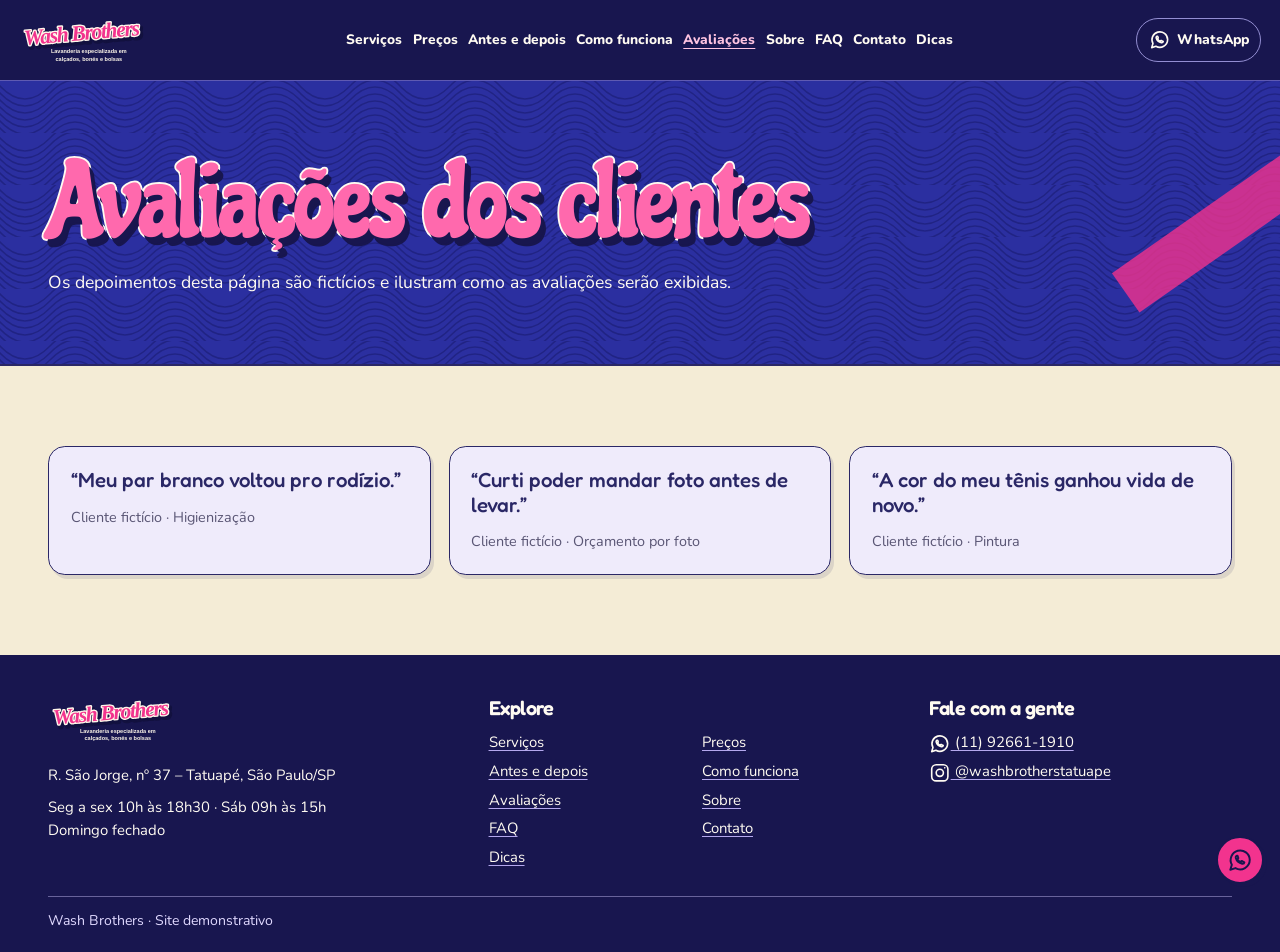
<file: avaliacoes.html>
<!doctype html>
<html lang="pt-BR">
<head>
  <meta charset="utf-8">
  <meta name="viewport" content="width=device-width, initial-scale=1">
  <title>Avaliações | Wash Brothers</title>
  <meta name="description" content="Veja exemplos de depoimentos na página de avaliações da Wash Brothers.">
  <meta name="theme-color" content="#2B2FA0">
  <meta property="og:type" content="website">
  <meta property="og:locale" content="pt_BR">
  <meta property="og:site_name" content="Wash Brothers">
  <meta property="og:title" content="Avaliações | Wash Brothers">
  <meta property="og:description" content="Veja exemplos de depoimentos na página de avaliações da Wash Brothers.">
  <meta property="og:image" content="assets/img/capa.jpg">
  <meta property="og:image:alt" content="Imagem conceitual de um tênis branco sobre base rosa">
  <link rel="icon" href="assets/img/tenis.svg" type="image/svg+xml">
  <link rel="preconnect" href="https://fonts.googleapis.com">
  <link rel="preconnect" href="https://fonts.gstatic.com" crossorigin>
  <link rel="stylesheet" href="https://fonts.googleapis.com/css2?family=Chicle&amp;family=Fredoka:wght@400;500;600;700&amp;family=Nunito:wght@400;500;600;700;800;900&amp;display=swap">
  <link rel="stylesheet" href="assets/css/site.css">
  <script type="application/ld+json">{"@context":"https://schema.org","@type":"LocalBusiness","name":"Wash Brothers","slogan":"Tudo se fez novo","telephone":"+55 11 92661-1910","image":"assets/img/capa.jpg","address":{"@type":"PostalAddress","streetAddress":"Rua São Jorge, 37 – Tatuapé","addressLocality":"São Paulo","addressRegion":"SP","addressCountry":"BR"},"sameAs":["https://www.instagram.com/washbrotherstatuape/"],"openingHoursSpecification":[{"@type":"OpeningHoursSpecification","dayOfWeek":["Monday","Tuesday","Wednesday","Thursday","Friday"],"opens":"10:00","closes":"18:30"},{"@type":"OpeningHoursSpecification","dayOfWeek":"Saturday","opens":"09:00","closes":"15:00"}]}</script>
  <script defer src="assets/js/servicos.js"></script>
  <script defer src="assets/js/site.js"></script>
</head>
<body>
<svg xmlns="http://www.w3.org/2000/svg" aria-hidden="true" focusable="false" style="position:absolute;width:0;height:0;overflow:hidden">
  <symbol id="spark" viewBox="0 0 24 24"><g fill="none" stroke="currentColor" stroke-width="1.8" stroke-linecap="round" stroke-linejoin="round"><path d="M12 2l2.8 7.2L22 12l-7.2 2.8L12 22l-2.8-7.2L2 12l7.2-2.8L12 2zM20 2v4m-2-2h4"/></g></symbol>
  <symbol id="sun" viewBox="0 0 24 24"><g fill="none" stroke="currentColor" stroke-width="1.8" stroke-linecap="round" stroke-linejoin="round"><circle cx="12" cy="12" r="4"/><path d="M12 2v2m0 16v2M2 12h2m16 0h2M5 5l1.5 1.5m11 11L19 19M5 19l1.5-1.5m11-11L19 5"/></g></symbol>
  <symbol id="drop" viewBox="0 0 24 24"><g fill="none" stroke="currentColor" stroke-width="1.8" stroke-linecap="round" stroke-linejoin="round"><path d="M12 2c3 5 7 8.8 7 13a7 7 0 0 1-14 0c0-4.2 4-8 7-13zM8 15a4 4 0 0 0 3 4"/></g></symbol>
  <symbol id="brush" viewBox="0 0 24 24"><g fill="none" stroke="currentColor" stroke-width="1.8" stroke-linecap="round" stroke-linejoin="round"><path d="m10 15 8-11c1-1 3-1 4 0s1 2 0 3L13 17m-3-2c-3-1-5 1-5 3 0 1-1 3-3 3 5 2 10 0 11-4z"/></g></symbol>
  <symbol id="layers" viewBox="0 0 24 24"><g fill="none" stroke="currentColor" stroke-width="1.8" stroke-linecap="round" stroke-linejoin="round"><path d="m12 3 10 5-10 5L2 8l10-5zm-9 9 9 5 9-5m-18 4 9 5 9-5"/></g></symbol>
  <symbol id="wind" viewBox="0 0 24 24"><g fill="none" stroke="currentColor" stroke-width="1.8" stroke-linecap="round" stroke-linejoin="round"><path d="M3 8h13a2.5 2.5 0 1 0-2.5-2.5M2 12h18a2 2 0 1 1-2 2m-14 2h8a2.5 2.5 0 1 1-2.5 2.5"/></g></symbol>
  <symbol id="tool" viewBox="0 0 24 24"><g fill="none" stroke="currentColor" stroke-width="1.8" stroke-linecap="round" stroke-linejoin="round"><path d="M14 6a5 5 0 0 1 6-3l-3 3 2 2 3-3a5 5 0 0 1-6 7l-7 8a2.2 2.2 0 0 1-3-3l8-7a5 5 0 0 1 0-4z"/></g></symbol>
  <symbol id="cap" viewBox="0 0 24 24"><g fill="none" stroke="currentColor" stroke-width="1.8" stroke-linecap="round" stroke-linejoin="round"><path d="M3 15a8 8 0 0 1 16-1l3 4c-3 2-7 1-10-1-3 1-6 0-9-2zM10 8c-3 3-3 7-3 8"/></g></symbol>
  <symbol id="bag" viewBox="0 0 24 24"><g fill="none" stroke="currentColor" stroke-width="1.8" stroke-linecap="round" stroke-linejoin="round"><path d="M4 8h16l2 13H2L4 8zm4 2V7a4 4 0 0 1 8 0v3"/></g></symbol>
  <symbol id="pin" viewBox="0 0 24 24"><g fill="none" stroke="currentColor" stroke-width="1.8" stroke-linecap="round" stroke-linejoin="round"><path d="M19 10c0 6-7 11-7 11s-7-5-7-11a7 7 0 1 1 14 0z"/><circle cx="12" cy="10" r="2"/></g></symbol>
  <symbol id="check" viewBox="0 0 24 24"><g fill="none" stroke="currentColor" stroke-width="1.8" stroke-linecap="round" stroke-linejoin="round"><path d="m5 12 4 4 10-10"/></g></symbol>
  <symbol id="shield" viewBox="0 0 24 24"><g fill="none" stroke="currentColor" stroke-width="1.8" stroke-linecap="round" stroke-linejoin="round"><path d="M12 22c5-3 8-6 8-11V5l-8-3-8 3v6c0 5 3 8 8 11zM9 12l2 2 4-4"/></g></symbol>
  <symbol id="menu" viewBox="0 0 24 24"><g fill="none" stroke="currentColor" stroke-width="1.8" stroke-linecap="round" stroke-linejoin="round"><path d="M4 6h16M4 12h16M4 18h16"/></g></symbol>
  <symbol id="clock" viewBox="0 0 24 24"><g fill="none" stroke="currentColor" stroke-width="1.8" stroke-linecap="round" stroke-linejoin="round"><circle cx="12" cy="12" r="9"/><path d="M12 7v5l3 2"/></g></symbol>
  <symbol id="box" viewBox="0 0 24 24"><g fill="none" stroke="currentColor" stroke-width="1.8" stroke-linecap="round" stroke-linejoin="round"><path d="m3 7 9-4 9 4v10l-9 4-9-4V7zm0 0 9 4 9-4m-9 4v10m-4-16 9 4"/></g></symbol>
  <symbol id="camera" viewBox="0 0 24 24"><g fill="none" stroke="currentColor" stroke-width="1.8" stroke-linecap="round" stroke-linejoin="round"><path d="M3 7h4l2-3h6l2 3h4v13H3z"/><circle cx="12" cy="13" r="3"/></g></symbol>
  <symbol id="whatsapp" viewBox="0 0 24 24"><g fill="none" stroke="currentColor" stroke-width="1.8" stroke-linecap="round" stroke-linejoin="round"><path d="M20.7 11.7a8.7 8.7 0 0 1-13 7.5L3 20.7l1.4-4.6a8.7 8.7 0 1 1 16.3-4.4z"/><path d="M9 8c-.7.1-1.3 1-1 2 .8 2.8 3.1 4.7 5.8 5.2.9.1 1.9-.6 2-1.3l-2.4-1.2-.8 1c-1.6-.5-2.8-1.8-3-2.9l.7-.8L9.6 8z"/></g></symbol>
  <symbol id="instagram" viewBox="0 0 24 24"><g fill="none" stroke="currentColor" stroke-width="1.8" stroke-linecap="round" stroke-linejoin="round"><rect x="3" y="3" width="18" height="18" rx="5"/><circle cx="12" cy="12" r="4"/><path d="M17.5 6.5h.01"/></g></symbol>
  <symbol id="plus" viewBox="0 0 24 24"><g fill="none" stroke="currentColor" stroke-width="1.8" stroke-linecap="round" stroke-linejoin="round"><path d="M5 12h14m-7-7v14"/></g></symbol>
  <symbol id="compare" viewBox="0 0 24 24"><g fill="none" stroke="currentColor" stroke-width="1.8" stroke-linecap="round" stroke-linejoin="round"><path d="m8 8-4 4 4 4m8-8 4 4-4 4"/></g></symbol>
</svg>
<a class="skip-link" href="#conteudo">Pular para o conteúdo</a>
<header class="site-header"><div class="wrap header-layout">
  <a class="brand" href="index.html" ><!-- TODO: substituir pelo arquivo oficial da marca. --><img src="assets/img/logo.svg" width="260" height="100" alt="Wash Brothers — Lavanderia especializada em calçados, bonés e bolsas"></a>
  <button class="menu-toggle" type="button" data-menu aria-expanded="false" aria-controls="navegacao"><svg class="icon" aria-hidden="true"><use href="#menu"></use></svg><span>Menu</span></button>
  <nav class="navigation" id="navegacao" aria-label="Navegação principal"><a href="servicos.html">Serviços</a><a href="precos.html">Preços</a><a href="antes-e-depois.html">Antes e depois</a><a href="como-funciona.html">Como funciona</a><a href="avaliacoes.html" aria-current="page">Avaliações</a><a href="sobre.html">Sobre</a><a href="faq.html">FAQ</a><a href="contato.html">Contato</a><a href="dicas.html">Dicas</a></nav>
  <a class="header-wa" href="https://wa.me/5511926611910"><svg class="icon" aria-hidden="true"><use href="#whatsapp"></use></svg><span>WhatsApp</span></a>
</div></header>
<main id="conteudo">
<section class="subhero wave"><div class="wrap"><h1 class="bubble">Avaliações dos clientes</h1><p>Os depoimentos desta página são fictícios e ilustram como as avaliações serão exibidas.</p></div></section>
<section class="section pale"><div class="wrap">
<!-- Exemplos fictícios, substituir por depoimentos autorizados. --><div class="cards reviews"><blockquote><p>“Meu par branco voltou pro rodízio.”</p><footer>Cliente fictício · Higienização</footer></blockquote><blockquote><p>“Curti poder mandar foto antes de levar.”</p><footer>Cliente fictício · Orçamento por foto</footer></blockquote><blockquote><p>“A cor do meu tênis ganhou vida de novo.”</p><footer>Cliente fictício · Pintura</footer></blockquote></div>
</div></section>
</main>
<footer class="site-footer"><div class="wrap footer-grid">
  <div><a class="brand" href="index.html"><!-- TODO: substituir pelo arquivo oficial da marca. --><img src="assets/img/logo.svg" width="260" height="100" alt="Wash Brothers — Lavanderia especializada em calçados, bonés e bolsas"></a><p>R. São Jorge, nº 37 – Tatuapé, São Paulo/SP</p><p>Seg a sex 10h às 18h30 · Sáb 09h às 15h<br>Domingo fechado</p></div>
  <div><h2>Explore</h2><nav aria-label="Links do rodapé"><a href="servicos.html">Serviços</a><a href="precos.html">Preços</a><a href="antes-e-depois.html">Antes e depois</a><a href="como-funciona.html">Como funciona</a><a href="avaliacoes.html" aria-current="page">Avaliações</a><a href="sobre.html">Sobre</a><a href="faq.html">FAQ</a><a href="contato.html">Contato</a><a href="dicas.html">Dicas</a></nav></div>
  <div><h2>Fale com a gente</h2><a href="https://wa.me/5511926611910"><svg class="icon" aria-hidden="true"><use href="#whatsapp"></use></svg> (11) 92661-1910</a><a href="https://www.instagram.com/washbrotherstatuape/"><svg class="icon" aria-hidden="true"><use href="#instagram"></use></svg> @washbrotherstatuape</a></div>
</div><div class="wrap footer-note">Wash Brothers · Site demonstrativo</div></footer>
<a class="floating-wa" href="https://wa.me/5511926611910" aria-label="Falar com a Wash Brothers no WhatsApp"><svg class="icon" aria-hidden="true"><use href="#whatsapp"></use></svg></a>
</body>
</html>
</file>
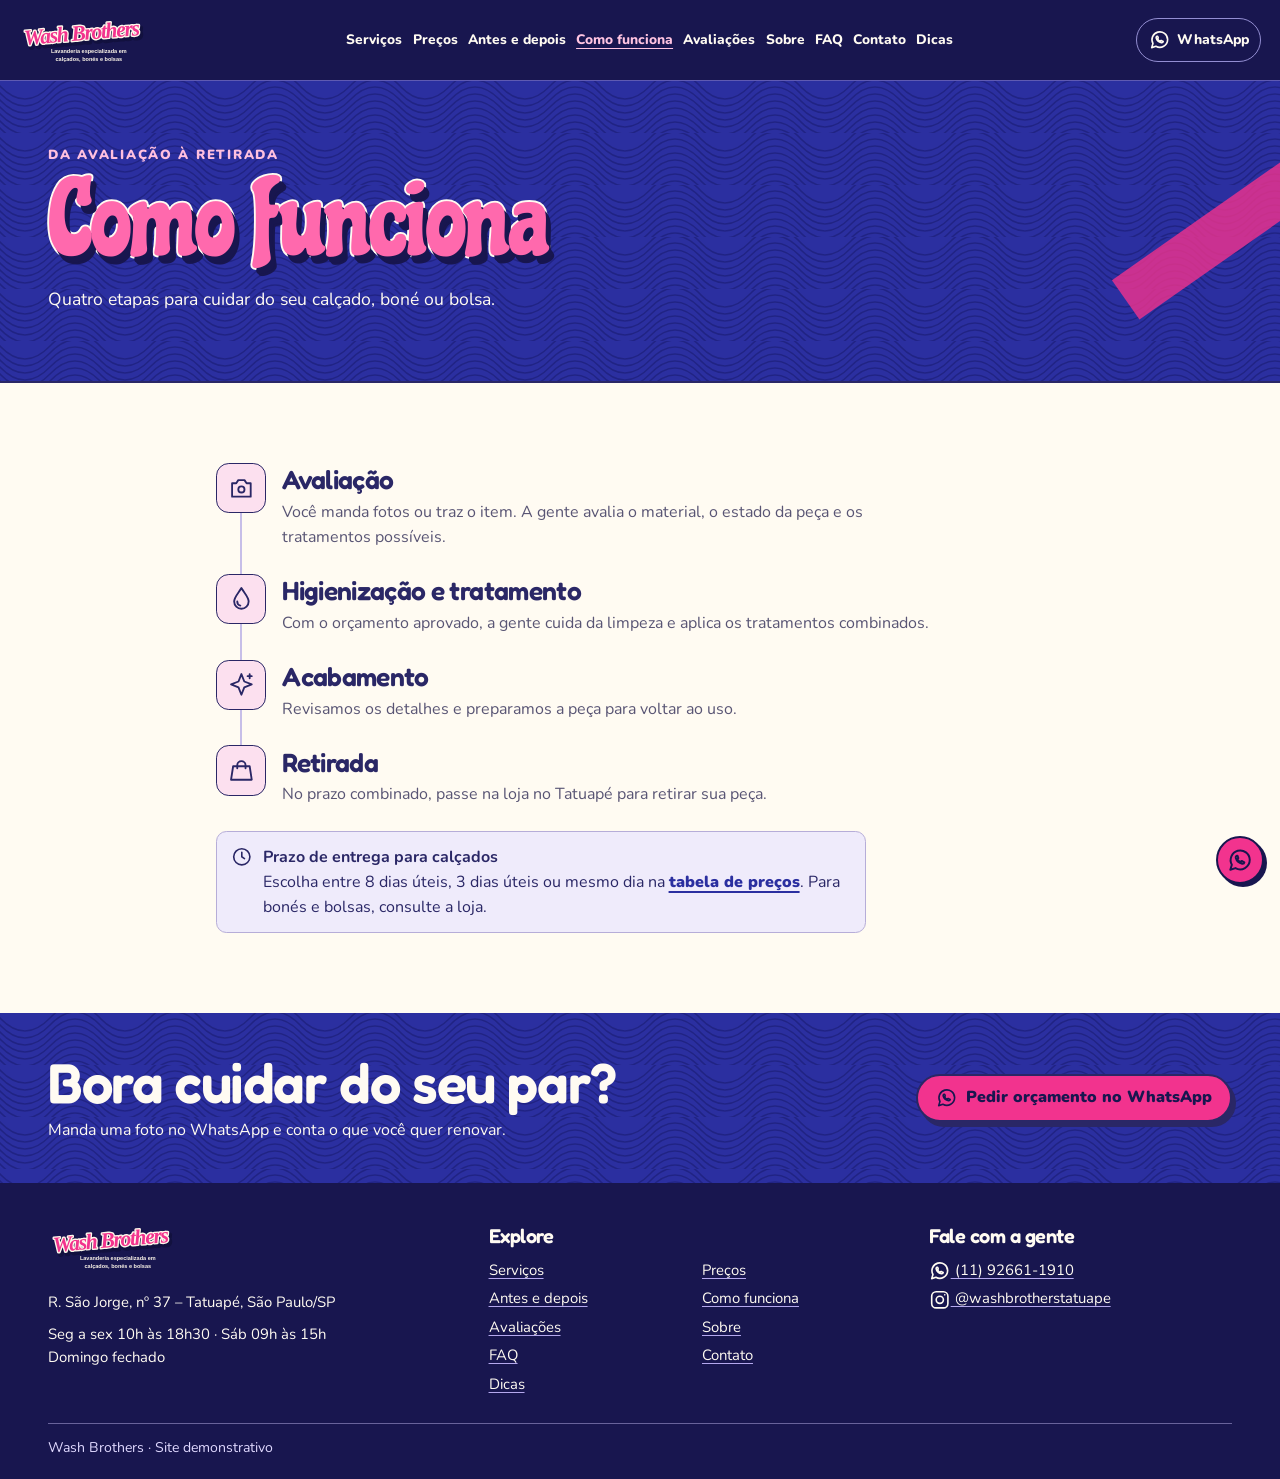
<file: como-funciona.html>
<!doctype html>
<html lang="pt-BR">
<head>
  <meta charset="utf-8">
  <meta name="viewport" content="width=device-width, initial-scale=1">
  <title>Como funciona | Wash Brothers</title>
  <meta name="description" content="Veja as etapas do atendimento e os prazos de entrega para calçados.">
  <meta name="theme-color" content="#2B2FA0">
  <meta property="og:type" content="website">
  <meta property="og:locale" content="pt_BR">
  <meta property="og:site_name" content="Wash Brothers">
  <meta property="og:title" content="Como funciona | Wash Brothers">
  <meta property="og:description" content="Veja as etapas do atendimento e os prazos de entrega para calçados.">
  <meta property="og:image" content="assets/img/capa.jpg">
  <meta property="og:image:alt" content="Imagem conceitual de um tênis branco sobre base rosa">
  <link rel="icon" href="assets/img/tenis.svg" type="image/svg+xml">
  <link rel="preconnect" href="https://fonts.googleapis.com">
  <link rel="preconnect" href="https://fonts.gstatic.com" crossorigin>
  <link rel="stylesheet" href="https://fonts.googleapis.com/css2?family=Chicle&amp;family=Fredoka:wght@400;500;600;700&amp;family=Nunito:wght@400;500;600;700;800;900&amp;display=swap">
  <link rel="stylesheet" href="assets/css/site.css">
  <script type="application/ld+json">{"@context":"https://schema.org","@type":"LocalBusiness","name":"Wash Brothers","slogan":"Tudo se fez novo","telephone":"+55 11 92661-1910","image":"assets/img/capa.jpg","address":{"@type":"PostalAddress","streetAddress":"Rua São Jorge, 37 – Tatuapé","addressLocality":"São Paulo","addressRegion":"SP","addressCountry":"BR"},"sameAs":["https://www.instagram.com/washbrotherstatuape/"],"openingHoursSpecification":[{"@type":"OpeningHoursSpecification","dayOfWeek":["Monday","Tuesday","Wednesday","Thursday","Friday"],"opens":"10:00","closes":"18:30"},{"@type":"OpeningHoursSpecification","dayOfWeek":"Saturday","opens":"09:00","closes":"15:00"}]}</script>
  <script defer src="assets/js/servicos.js"></script>
  <script defer src="assets/js/site.js"></script>
</head>
<body>
<svg xmlns="http://www.w3.org/2000/svg" aria-hidden="true" focusable="false" style="position:absolute;width:0;height:0;overflow:hidden">
  <symbol id="spark" viewBox="0 0 24 24"><g fill="none" stroke="currentColor" stroke-width="1.8" stroke-linecap="round" stroke-linejoin="round"><path d="M12 2l2.8 7.2L22 12l-7.2 2.8L12 22l-2.8-7.2L2 12l7.2-2.8L12 2zM20 2v4m-2-2h4"/></g></symbol>
  <symbol id="sun" viewBox="0 0 24 24"><g fill="none" stroke="currentColor" stroke-width="1.8" stroke-linecap="round" stroke-linejoin="round"><circle cx="12" cy="12" r="4"/><path d="M12 2v2m0 16v2M2 12h2m16 0h2M5 5l1.5 1.5m11 11L19 19M5 19l1.5-1.5m11-11L19 5"/></g></symbol>
  <symbol id="drop" viewBox="0 0 24 24"><g fill="none" stroke="currentColor" stroke-width="1.8" stroke-linecap="round" stroke-linejoin="round"><path d="M12 2c3 5 7 8.8 7 13a7 7 0 0 1-14 0c0-4.2 4-8 7-13zM8 15a4 4 0 0 0 3 4"/></g></symbol>
  <symbol id="brush" viewBox="0 0 24 24"><g fill="none" stroke="currentColor" stroke-width="1.8" stroke-linecap="round" stroke-linejoin="round"><path d="m10 15 8-11c1-1 3-1 4 0s1 2 0 3L13 17m-3-2c-3-1-5 1-5 3 0 1-1 3-3 3 5 2 10 0 11-4z"/></g></symbol>
  <symbol id="layers" viewBox="0 0 24 24"><g fill="none" stroke="currentColor" stroke-width="1.8" stroke-linecap="round" stroke-linejoin="round"><path d="m12 3 10 5-10 5L2 8l10-5zm-9 9 9 5 9-5m-18 4 9 5 9-5"/></g></symbol>
  <symbol id="wind" viewBox="0 0 24 24"><g fill="none" stroke="currentColor" stroke-width="1.8" stroke-linecap="round" stroke-linejoin="round"><path d="M3 8h13a2.5 2.5 0 1 0-2.5-2.5M2 12h18a2 2 0 1 1-2 2m-14 2h8a2.5 2.5 0 1 1-2.5 2.5"/></g></symbol>
  <symbol id="tool" viewBox="0 0 24 24"><g fill="none" stroke="currentColor" stroke-width="1.8" stroke-linecap="round" stroke-linejoin="round"><path d="M14 6a5 5 0 0 1 6-3l-3 3 2 2 3-3a5 5 0 0 1-6 7l-7 8a2.2 2.2 0 0 1-3-3l8-7a5 5 0 0 1 0-4z"/></g></symbol>
  <symbol id="cap" viewBox="0 0 24 24"><g fill="none" stroke="currentColor" stroke-width="1.8" stroke-linecap="round" stroke-linejoin="round"><path d="M3 15a8 8 0 0 1 16-1l3 4c-3 2-7 1-10-1-3 1-6 0-9-2zM10 8c-3 3-3 7-3 8"/></g></symbol>
  <symbol id="bag" viewBox="0 0 24 24"><g fill="none" stroke="currentColor" stroke-width="1.8" stroke-linecap="round" stroke-linejoin="round"><path d="M4 8h16l2 13H2L4 8zm4 2V7a4 4 0 0 1 8 0v3"/></g></symbol>
  <symbol id="pin" viewBox="0 0 24 24"><g fill="none" stroke="currentColor" stroke-width="1.8" stroke-linecap="round" stroke-linejoin="round"><path d="M19 10c0 6-7 11-7 11s-7-5-7-11a7 7 0 1 1 14 0z"/><circle cx="12" cy="10" r="2"/></g></symbol>
  <symbol id="check" viewBox="0 0 24 24"><g fill="none" stroke="currentColor" stroke-width="1.8" stroke-linecap="round" stroke-linejoin="round"><path d="m5 12 4 4 10-10"/></g></symbol>
  <symbol id="shield" viewBox="0 0 24 24"><g fill="none" stroke="currentColor" stroke-width="1.8" stroke-linecap="round" stroke-linejoin="round"><path d="M12 22c5-3 8-6 8-11V5l-8-3-8 3v6c0 5 3 8 8 11zM9 12l2 2 4-4"/></g></symbol>
  <symbol id="menu" viewBox="0 0 24 24"><g fill="none" stroke="currentColor" stroke-width="1.8" stroke-linecap="round" stroke-linejoin="round"><path d="M4 6h16M4 12h16M4 18h16"/></g></symbol>
  <symbol id="clock" viewBox="0 0 24 24"><g fill="none" stroke="currentColor" stroke-width="1.8" stroke-linecap="round" stroke-linejoin="round"><circle cx="12" cy="12" r="9"/><path d="M12 7v5l3 2"/></g></symbol>
  <symbol id="box" viewBox="0 0 24 24"><g fill="none" stroke="currentColor" stroke-width="1.8" stroke-linecap="round" stroke-linejoin="round"><path d="m3 7 9-4 9 4v10l-9 4-9-4V7zm0 0 9 4 9-4m-9 4v10m-4-16 9 4"/></g></symbol>
  <symbol id="camera" viewBox="0 0 24 24"><g fill="none" stroke="currentColor" stroke-width="1.8" stroke-linecap="round" stroke-linejoin="round"><path d="M3 7h4l2-3h6l2 3h4v13H3z"/><circle cx="12" cy="13" r="3"/></g></symbol>
  <symbol id="whatsapp" viewBox="0 0 24 24"><g fill="none" stroke="currentColor" stroke-width="1.8" stroke-linecap="round" stroke-linejoin="round"><path d="M20.7 11.7a8.7 8.7 0 0 1-13 7.5L3 20.7l1.4-4.6a8.7 8.7 0 1 1 16.3-4.4z"/><path d="M9 8c-.7.1-1.3 1-1 2 .8 2.8 3.1 4.7 5.8 5.2.9.1 1.9-.6 2-1.3l-2.4-1.2-.8 1c-1.6-.5-2.8-1.8-3-2.9l.7-.8L9.6 8z"/></g></symbol>
  <symbol id="instagram" viewBox="0 0 24 24"><g fill="none" stroke="currentColor" stroke-width="1.8" stroke-linecap="round" stroke-linejoin="round"><rect x="3" y="3" width="18" height="18" rx="5"/><circle cx="12" cy="12" r="4"/><path d="M17.5 6.5h.01"/></g></symbol>
  <symbol id="plus" viewBox="0 0 24 24"><g fill="none" stroke="currentColor" stroke-width="1.8" stroke-linecap="round" stroke-linejoin="round"><path d="M5 12h14m-7-7v14"/></g></symbol>
  <symbol id="compare" viewBox="0 0 24 24"><g fill="none" stroke="currentColor" stroke-width="1.8" stroke-linecap="round" stroke-linejoin="round"><path d="m8 8-4 4 4 4m8-8 4 4-4 4"/></g></symbol>
</svg>
<a class="skip-link" href="#conteudo">Pular para o conteúdo</a>
<header class="site-header"><div class="wrap header-layout">
  <a class="brand" href="index.html" ><!-- TODO: substituir pelo arquivo oficial da marca. --><img src="assets/img/logo.svg" width="260" height="100" alt="Wash Brothers — Lavanderia especializada em calçados, bonés e bolsas"></a>
  <button class="menu-toggle" type="button" data-menu aria-expanded="false" aria-controls="navegacao"><svg class="icon" aria-hidden="true"><use href="#menu"></use></svg><span>Menu</span></button>
  <nav class="navigation" id="navegacao" aria-label="Navegação principal"><a href="servicos.html">Serviços</a><a href="precos.html">Preços</a><a href="antes-e-depois.html">Antes e depois</a><a href="como-funciona.html" aria-current="page">Como funciona</a><a href="avaliacoes.html">Avaliações</a><a href="sobre.html">Sobre</a><a href="faq.html">FAQ</a><a href="contato.html">Contato</a><a href="dicas.html">Dicas</a></nav>
  <a class="header-wa" href="https://wa.me/5511926611910"><svg class="icon" aria-hidden="true"><use href="#whatsapp"></use></svg><span>WhatsApp</span></a>
</div></header>
<main id="conteudo">
<noscript><p class="wrap message">Ative o JavaScript para usar os filtros, a tabela e o simulador. Você também pode falar com a equipe pelo WhatsApp.</p></noscript>
<section class="subhero wave"><div class="wrap"><p class="eyebrow">Da avaliação à retirada</p><h1 class="bubble">Como funciona</h1><p>Quatro etapas para cuidar do seu calçado, boné ou bolsa.</p></div></section><section class="section"><div class="wrap narrow"><ol class="process"><li><span class="service-icon"><svg class="icon" aria-hidden="true"><use href="#camera"></use></svg></span><div><h2>Avaliação</h2><p>Você manda fotos ou traz o item. A gente avalia o material, o estado da peça e os tratamentos possíveis.</p></div></li><li><span class="service-icon"><svg class="icon" aria-hidden="true"><use href="#drop"></use></svg></span><div><h2>Higienização e tratamento</h2><p>Com o orçamento aprovado, a gente cuida da limpeza e aplica os tratamentos combinados.</p></div></li><li><span class="service-icon"><svg class="icon" aria-hidden="true"><use href="#spark"></use></svg></span><div><h2>Acabamento</h2><p>Revisamos os detalhes e preparamos a peça para voltar ao uso.</p></div></li><li><span class="service-icon"><svg class="icon" aria-hidden="true"><use href="#bag"></use></svg></span><div><h2>Retirada</h2><p>No prazo combinado, passe na loja no Tatuapé para retirar sua peça.</p></div></li></ol><p class="message"><svg class="icon" aria-hidden="true"><use href="#clock"></use></svg> <span><strong>Prazo de entrega para calçados</strong><br>Escolha entre 8 dias úteis, 3 dias úteis ou mesmo dia na <a class="text-link" href="precos.html">tabela de preços</a>. Para bonés e bolsas, consulte a loja.</span></p></div></section><section class="closing wave"><div class="wrap"><div><h2>Bora cuidar do seu par?</h2><p>Manda uma foto no WhatsApp e conta o que você quer renovar.</p></div><a class="button primary" href="https://wa.me/5511926611910"><svg class="icon" aria-hidden="true"><use href="#whatsapp"></use></svg>Pedir orçamento no WhatsApp</a></div></section>
</main>
<footer class="site-footer"><div class="wrap footer-grid">
  <div><a class="brand" href="index.html"><!-- TODO: substituir pelo arquivo oficial da marca. --><img src="assets/img/logo.svg" width="260" height="100" alt="Wash Brothers — Lavanderia especializada em calçados, bonés e bolsas"></a><p>R. São Jorge, nº 37 – Tatuapé, São Paulo/SP</p><p>Seg a sex 10h às 18h30 · Sáb 09h às 15h<br>Domingo fechado</p></div>
  <div><h2>Explore</h2><nav aria-label="Links do rodapé"><a href="servicos.html">Serviços</a><a href="precos.html">Preços</a><a href="antes-e-depois.html">Antes e depois</a><a href="como-funciona.html" aria-current="page">Como funciona</a><a href="avaliacoes.html">Avaliações</a><a href="sobre.html">Sobre</a><a href="faq.html">FAQ</a><a href="contato.html">Contato</a><a href="dicas.html">Dicas</a></nav></div>
  <div><h2>Fale com a gente</h2><a href="https://wa.me/5511926611910"><svg class="icon" aria-hidden="true"><use href="#whatsapp"></use></svg> (11) 92661-1910</a><a href="https://www.instagram.com/washbrotherstatuape/"><svg class="icon" aria-hidden="true"><use href="#instagram"></use></svg> @washbrotherstatuape</a></div>
</div><div class="wrap footer-note">Wash Brothers · Site demonstrativo</div></footer>
<a class="floating-wa" href="https://wa.me/5511926611910" aria-label="Falar com a Wash Brothers no WhatsApp"><svg class="icon" aria-hidden="true"><use href="#whatsapp"></use></svg></a>
</body>
</html>
</file>
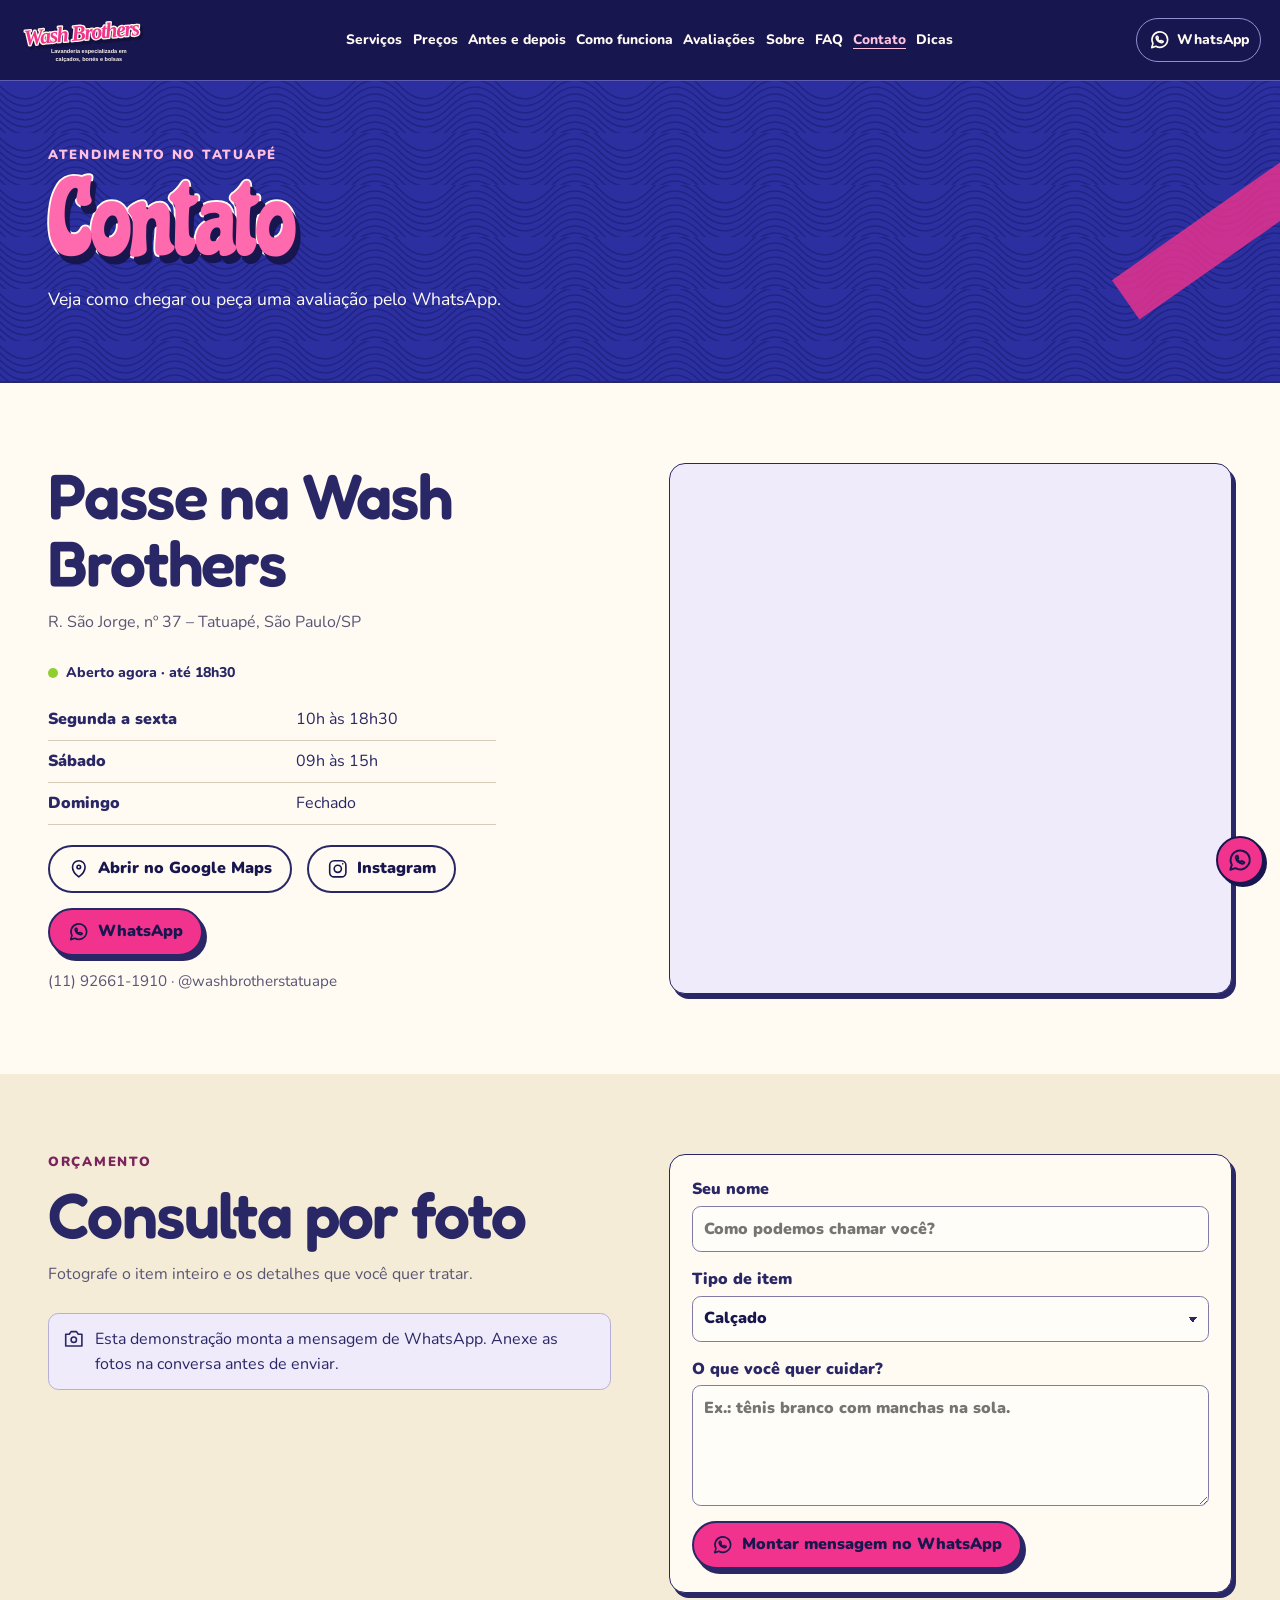
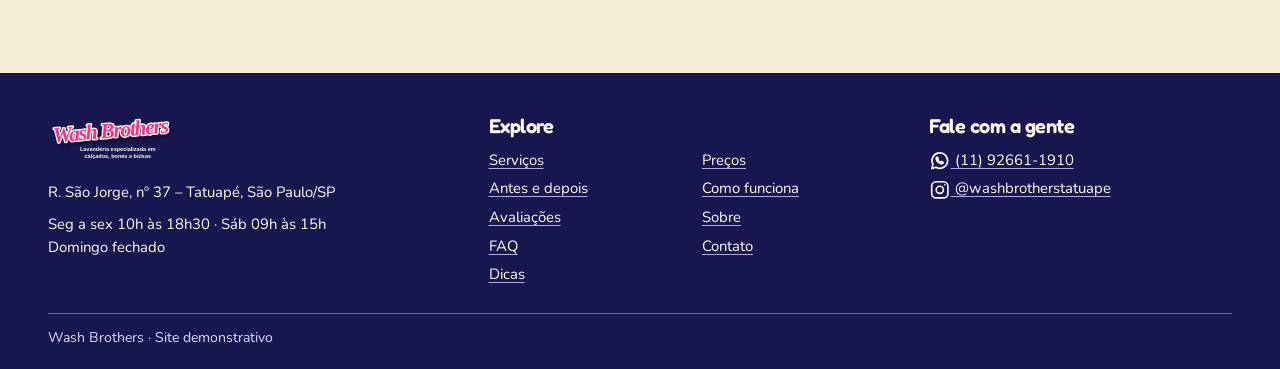
<file: contato.html>
<!doctype html>
<html lang="pt-BR">
<head>
  <meta charset="utf-8">
  <meta name="viewport" content="width=device-width, initial-scale=1">
  <title>Contato | Wash Brothers</title>
  <meta name="description" content="Veja o endereço, o horário e como pedir um orçamento por foto no WhatsApp.">
  <meta name="theme-color" content="#2B2FA0">
  <meta property="og:type" content="website">
  <meta property="og:locale" content="pt_BR">
  <meta property="og:site_name" content="Wash Brothers">
  <meta property="og:title" content="Contato | Wash Brothers">
  <meta property="og:description" content="Veja o endereço, o horário e como pedir um orçamento por foto no WhatsApp.">
  <meta property="og:image" content="assets/img/capa.jpg">
  <meta property="og:image:alt" content="Imagem conceitual de um tênis branco sobre base rosa">
  <link rel="icon" href="assets/img/tenis.svg" type="image/svg+xml">
  <link rel="preconnect" href="https://fonts.googleapis.com">
  <link rel="preconnect" href="https://fonts.gstatic.com" crossorigin>
  <link rel="stylesheet" href="https://fonts.googleapis.com/css2?family=Chicle&amp;family=Fredoka:wght@400;500;600;700&amp;family=Nunito:wght@400;500;600;700;800;900&amp;display=swap">
  <link rel="stylesheet" href="assets/css/site.css">
  <script type="application/ld+json">{"@context":"https://schema.org","@type":"LocalBusiness","name":"Wash Brothers","slogan":"Tudo se fez novo","telephone":"+55 11 92661-1910","image":"assets/img/capa.jpg","address":{"@type":"PostalAddress","streetAddress":"Rua São Jorge, 37 – Tatuapé","addressLocality":"São Paulo","addressRegion":"SP","addressCountry":"BR"},"sameAs":["https://www.instagram.com/washbrotherstatuape/"],"openingHoursSpecification":[{"@type":"OpeningHoursSpecification","dayOfWeek":["Monday","Tuesday","Wednesday","Thursday","Friday"],"opens":"10:00","closes":"18:30"},{"@type":"OpeningHoursSpecification","dayOfWeek":"Saturday","opens":"09:00","closes":"15:00"}]}</script>
  <script defer src="assets/js/servicos.js"></script>
  <script defer src="assets/js/site.js"></script>
</head>
<body>
<svg xmlns="http://www.w3.org/2000/svg" aria-hidden="true" focusable="false" style="position:absolute;width:0;height:0;overflow:hidden">
  <symbol id="spark" viewBox="0 0 24 24"><g fill="none" stroke="currentColor" stroke-width="1.8" stroke-linecap="round" stroke-linejoin="round"><path d="M12 2l2.8 7.2L22 12l-7.2 2.8L12 22l-2.8-7.2L2 12l7.2-2.8L12 2zM20 2v4m-2-2h4"/></g></symbol>
  <symbol id="sun" viewBox="0 0 24 24"><g fill="none" stroke="currentColor" stroke-width="1.8" stroke-linecap="round" stroke-linejoin="round"><circle cx="12" cy="12" r="4"/><path d="M12 2v2m0 16v2M2 12h2m16 0h2M5 5l1.5 1.5m11 11L19 19M5 19l1.5-1.5m11-11L19 5"/></g></symbol>
  <symbol id="drop" viewBox="0 0 24 24"><g fill="none" stroke="currentColor" stroke-width="1.8" stroke-linecap="round" stroke-linejoin="round"><path d="M12 2c3 5 7 8.8 7 13a7 7 0 0 1-14 0c0-4.2 4-8 7-13zM8 15a4 4 0 0 0 3 4"/></g></symbol>
  <symbol id="brush" viewBox="0 0 24 24"><g fill="none" stroke="currentColor" stroke-width="1.8" stroke-linecap="round" stroke-linejoin="round"><path d="m10 15 8-11c1-1 3-1 4 0s1 2 0 3L13 17m-3-2c-3-1-5 1-5 3 0 1-1 3-3 3 5 2 10 0 11-4z"/></g></symbol>
  <symbol id="layers" viewBox="0 0 24 24"><g fill="none" stroke="currentColor" stroke-width="1.8" stroke-linecap="round" stroke-linejoin="round"><path d="m12 3 10 5-10 5L2 8l10-5zm-9 9 9 5 9-5m-18 4 9 5 9-5"/></g></symbol>
  <symbol id="wind" viewBox="0 0 24 24"><g fill="none" stroke="currentColor" stroke-width="1.8" stroke-linecap="round" stroke-linejoin="round"><path d="M3 8h13a2.5 2.5 0 1 0-2.5-2.5M2 12h18a2 2 0 1 1-2 2m-14 2h8a2.5 2.5 0 1 1-2.5 2.5"/></g></symbol>
  <symbol id="tool" viewBox="0 0 24 24"><g fill="none" stroke="currentColor" stroke-width="1.8" stroke-linecap="round" stroke-linejoin="round"><path d="M14 6a5 5 0 0 1 6-3l-3 3 2 2 3-3a5 5 0 0 1-6 7l-7 8a2.2 2.2 0 0 1-3-3l8-7a5 5 0 0 1 0-4z"/></g></symbol>
  <symbol id="cap" viewBox="0 0 24 24"><g fill="none" stroke="currentColor" stroke-width="1.8" stroke-linecap="round" stroke-linejoin="round"><path d="M3 15a8 8 0 0 1 16-1l3 4c-3 2-7 1-10-1-3 1-6 0-9-2zM10 8c-3 3-3 7-3 8"/></g></symbol>
  <symbol id="bag" viewBox="0 0 24 24"><g fill="none" stroke="currentColor" stroke-width="1.8" stroke-linecap="round" stroke-linejoin="round"><path d="M4 8h16l2 13H2L4 8zm4 2V7a4 4 0 0 1 8 0v3"/></g></symbol>
  <symbol id="pin" viewBox="0 0 24 24"><g fill="none" stroke="currentColor" stroke-width="1.8" stroke-linecap="round" stroke-linejoin="round"><path d="M19 10c0 6-7 11-7 11s-7-5-7-11a7 7 0 1 1 14 0z"/><circle cx="12" cy="10" r="2"/></g></symbol>
  <symbol id="check" viewBox="0 0 24 24"><g fill="none" stroke="currentColor" stroke-width="1.8" stroke-linecap="round" stroke-linejoin="round"><path d="m5 12 4 4 10-10"/></g></symbol>
  <symbol id="shield" viewBox="0 0 24 24"><g fill="none" stroke="currentColor" stroke-width="1.8" stroke-linecap="round" stroke-linejoin="round"><path d="M12 22c5-3 8-6 8-11V5l-8-3-8 3v6c0 5 3 8 8 11zM9 12l2 2 4-4"/></g></symbol>
  <symbol id="menu" viewBox="0 0 24 24"><g fill="none" stroke="currentColor" stroke-width="1.8" stroke-linecap="round" stroke-linejoin="round"><path d="M4 6h16M4 12h16M4 18h16"/></g></symbol>
  <symbol id="clock" viewBox="0 0 24 24"><g fill="none" stroke="currentColor" stroke-width="1.8" stroke-linecap="round" stroke-linejoin="round"><circle cx="12" cy="12" r="9"/><path d="M12 7v5l3 2"/></g></symbol>
  <symbol id="box" viewBox="0 0 24 24"><g fill="none" stroke="currentColor" stroke-width="1.8" stroke-linecap="round" stroke-linejoin="round"><path d="m3 7 9-4 9 4v10l-9 4-9-4V7zm0 0 9 4 9-4m-9 4v10m-4-16 9 4"/></g></symbol>
  <symbol id="camera" viewBox="0 0 24 24"><g fill="none" stroke="currentColor" stroke-width="1.8" stroke-linecap="round" stroke-linejoin="round"><path d="M3 7h4l2-3h6l2 3h4v13H3z"/><circle cx="12" cy="13" r="3"/></g></symbol>
  <symbol id="whatsapp" viewBox="0 0 24 24"><g fill="none" stroke="currentColor" stroke-width="1.8" stroke-linecap="round" stroke-linejoin="round"><path d="M20.7 11.7a8.7 8.7 0 0 1-13 7.5L3 20.7l1.4-4.6a8.7 8.7 0 1 1 16.3-4.4z"/><path d="M9 8c-.7.1-1.3 1-1 2 .8 2.8 3.1 4.7 5.8 5.2.9.1 1.9-.6 2-1.3l-2.4-1.2-.8 1c-1.6-.5-2.8-1.8-3-2.9l.7-.8L9.6 8z"/></g></symbol>
  <symbol id="instagram" viewBox="0 0 24 24"><g fill="none" stroke="currentColor" stroke-width="1.8" stroke-linecap="round" stroke-linejoin="round"><rect x="3" y="3" width="18" height="18" rx="5"/><circle cx="12" cy="12" r="4"/><path d="M17.5 6.5h.01"/></g></symbol>
  <symbol id="plus" viewBox="0 0 24 24"><g fill="none" stroke="currentColor" stroke-width="1.8" stroke-linecap="round" stroke-linejoin="round"><path d="M5 12h14m-7-7v14"/></g></symbol>
  <symbol id="compare" viewBox="0 0 24 24"><g fill="none" stroke="currentColor" stroke-width="1.8" stroke-linecap="round" stroke-linejoin="round"><path d="m8 8-4 4 4 4m8-8 4 4-4 4"/></g></symbol>
</svg>
<a class="skip-link" href="#conteudo">Pular para o conteúdo</a>
<header class="site-header"><div class="wrap header-layout">
  <a class="brand" href="index.html" ><!-- TODO: substituir pelo arquivo oficial da marca. --><img src="assets/img/logo.svg" width="260" height="100" alt="Wash Brothers — Lavanderia especializada em calçados, bonés e bolsas"></a>
  <button class="menu-toggle" type="button" data-menu aria-expanded="false" aria-controls="navegacao"><svg class="icon" aria-hidden="true"><use href="#menu"></use></svg><span>Menu</span></button>
  <nav class="navigation" id="navegacao" aria-label="Navegação principal"><a href="servicos.html">Serviços</a><a href="precos.html">Preços</a><a href="antes-e-depois.html">Antes e depois</a><a href="como-funciona.html">Como funciona</a><a href="avaliacoes.html">Avaliações</a><a href="sobre.html">Sobre</a><a href="faq.html">FAQ</a><a href="contato.html" aria-current="page">Contato</a><a href="dicas.html">Dicas</a></nav>
  <a class="header-wa" href="https://wa.me/5511926611910"><svg class="icon" aria-hidden="true"><use href="#whatsapp"></use></svg><span>WhatsApp</span></a>
</div></header>
<main id="conteudo">
<noscript><p class="wrap message">Ative o JavaScript para usar os filtros, a tabela e o simulador. Você também pode falar com a equipe pelo WhatsApp.</p></noscript>
<section class="subhero wave"><div class="wrap"><p class="eyebrow">Atendimento no Tatuapé</p><h1 class="bubble">Contato</h1><p>Veja como chegar ou peça uma avaliação pelo WhatsApp.</p></div></section><section class="section"><div class="wrap split contact-info"><div><div class="section-heading"><h2>Passe na Wash Brothers</h2><p>R. São Jorge, nº 37 – Tatuapé, São Paulo/SP</p></div><span class="status-badge" data-horario>Seg a sex 10h às 18h30 · Sáb 09h às 15h</span><table class="hours"><caption class="sr-only">Horários de atendimento</caption><tbody><tr><th scope="row">Segunda a sexta</th><td>10h às 18h30</td></tr><tr><th scope="row">Sábado</th><td>09h às 15h</td></tr><tr><th scope="row">Domingo</th><td>Fechado</td></tr></tbody></table><div class="actions"><a class="button outline" href="https://www.google.com/maps/search/?api=1&amp;query=Rua%20S%C3%A3o%20Jorge%2C%2037%2C%20Tatuap%C3%A9%2C%20S%C3%A3o%20Paulo%2C%20SP"><svg class="icon" aria-hidden="true"><use href="#pin"></use></svg>Abrir no Google Maps</a><a class="button outline" href="https://www.instagram.com/washbrotherstatuape/"><svg class="icon" aria-hidden="true"><use href="#instagram"></use></svg>Instagram</a><a class="button primary" href="https://wa.me/5511926611910"><svg class="icon" aria-hidden="true"><use href="#whatsapp"></use></svg>WhatsApp</a></div><p class="contact-handle">(11) 92661-1910 · @washbrotherstatuape</p></div><iframe class="map" title="Mapa da Wash Brothers no Tatuapé" src="https://maps.google.com/maps?q=Rua%20S%C3%A3o%20Jorge%2C%2037%2C%20Tatuap%C3%A9%2C%20S%C3%A3o%20Paulo%2C%20SP&amp;t=&amp;z=16&amp;ie=UTF8&amp;iwloc=&amp;output=embed" loading="lazy" referrerpolicy="no-referrer-when-downgrade"></iframe></div></section><section class="section pale"><div class="wrap split"><div><div class="section-heading"><p class="eyebrow">Orçamento</p><h2>Consulta por foto</h2><p>Fotografe o item inteiro e os detalhes que você quer tratar.</p></div><p class="message"><svg class="icon" aria-hidden="true"><use href="#camera"></use></svg> <span>Esta demonstração monta a mensagem de WhatsApp. Anexe as fotos na conversa antes de enviar.</span></p></div><form class="form-panel stacked" id="consulta-form"><label for="nome">Seu nome<input id="nome" name="nome" maxlength="100" required autocomplete="name" placeholder="Como podemos chamar você?"></label><label for="item">Tipo de item<select id="item" name="item"><option value="um calçado">Calçado</option><option value="um boné">Boné</option><option value="uma bolsa">Bolsa</option></select></label><label for="detalhes">O que você quer cuidar?<textarea id="detalhes" name="detalhes" rows="4" maxlength="1000" required placeholder="Ex.: tênis branco com manchas na sola."></textarea></label><button class="button primary" type="submit"><svg class="icon" aria-hidden="true"><use href="#whatsapp"></use></svg>Montar mensagem no WhatsApp</button></form></div></section>
</main>
<footer class="site-footer"><div class="wrap footer-grid">
  <div><a class="brand" href="index.html"><!-- TODO: substituir pelo arquivo oficial da marca. --><img src="assets/img/logo.svg" width="260" height="100" alt="Wash Brothers — Lavanderia especializada em calçados, bonés e bolsas"></a><p>R. São Jorge, nº 37 – Tatuapé, São Paulo/SP</p><p>Seg a sex 10h às 18h30 · Sáb 09h às 15h<br>Domingo fechado</p></div>
  <div><h2>Explore</h2><nav aria-label="Links do rodapé"><a href="servicos.html">Serviços</a><a href="precos.html">Preços</a><a href="antes-e-depois.html">Antes e depois</a><a href="como-funciona.html">Como funciona</a><a href="avaliacoes.html">Avaliações</a><a href="sobre.html">Sobre</a><a href="faq.html">FAQ</a><a href="contato.html" aria-current="page">Contato</a><a href="dicas.html">Dicas</a></nav></div>
  <div><h2>Fale com a gente</h2><a href="https://wa.me/5511926611910"><svg class="icon" aria-hidden="true"><use href="#whatsapp"></use></svg> (11) 92661-1910</a><a href="https://www.instagram.com/washbrotherstatuape/"><svg class="icon" aria-hidden="true"><use href="#instagram"></use></svg> @washbrotherstatuape</a></div>
</div><div class="wrap footer-note">Wash Brothers · Site demonstrativo</div></footer>
<a class="floating-wa" href="https://wa.me/5511926611910" aria-label="Falar com a Wash Brothers no WhatsApp"><svg class="icon" aria-hidden="true"><use href="#whatsapp"></use></svg></a>
</body>
</html>
</file>
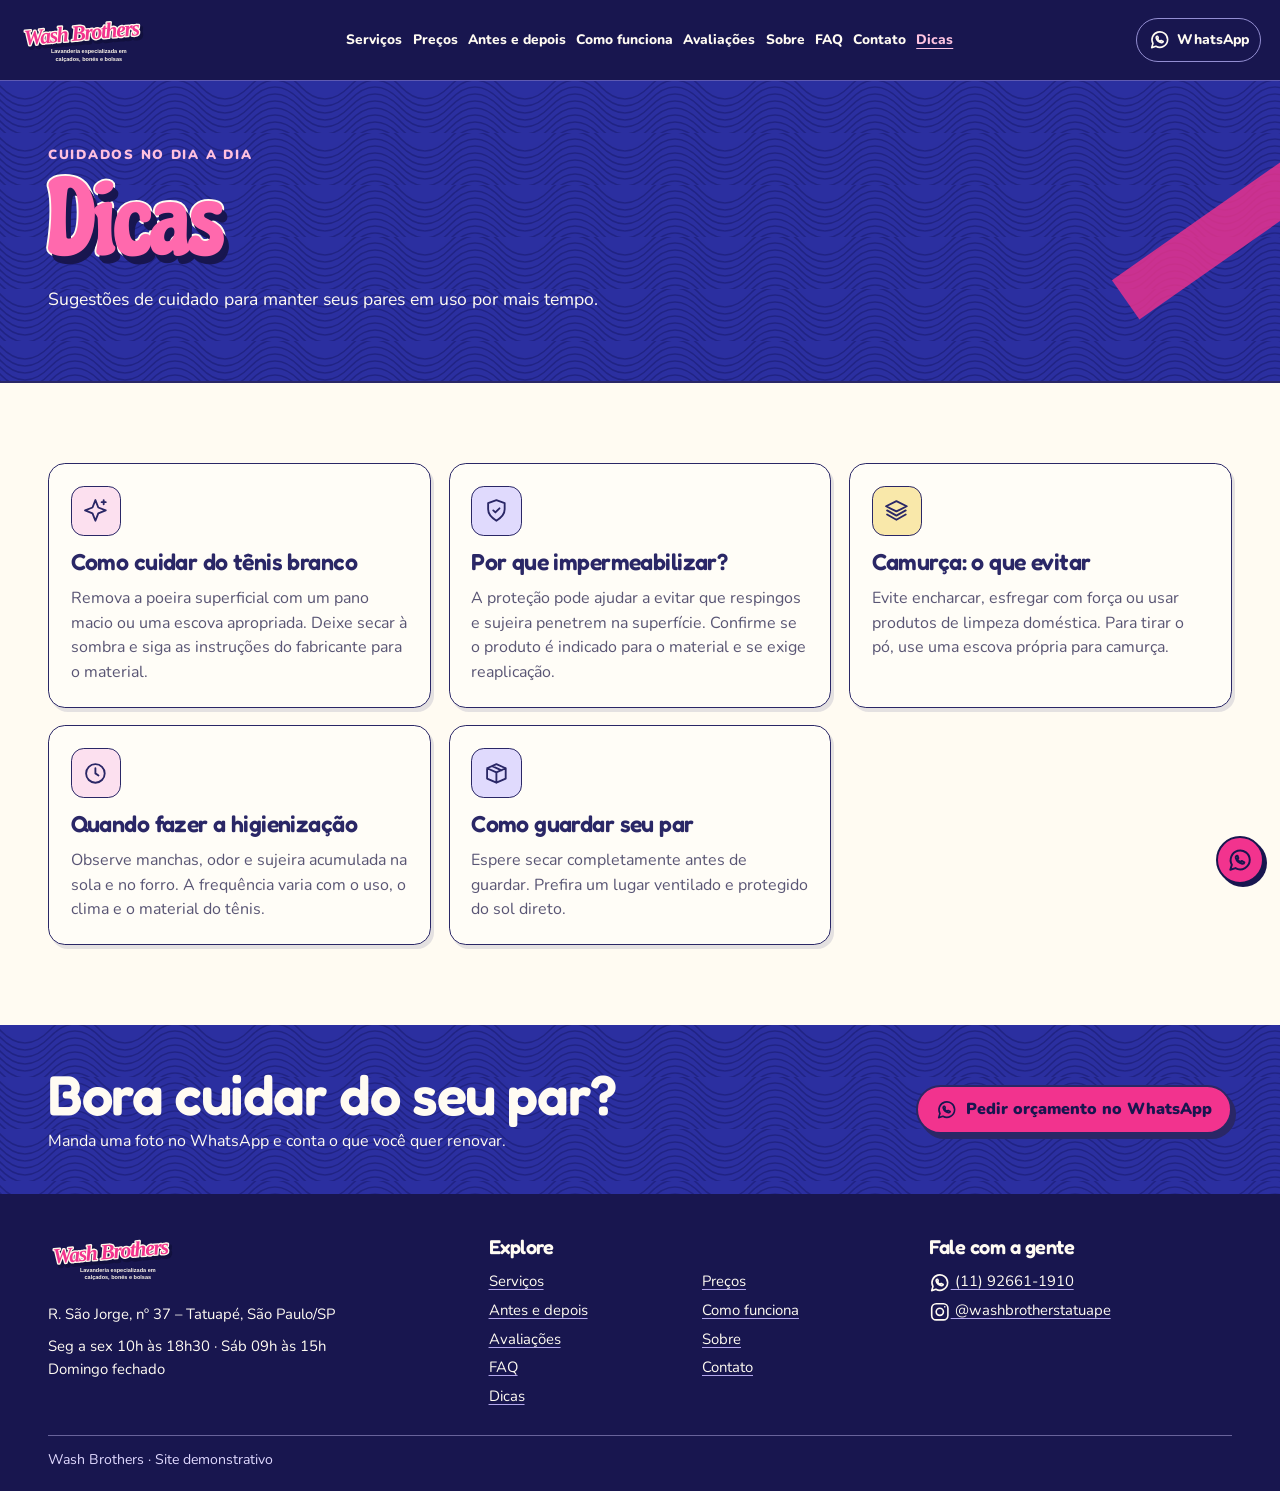
<file: dicas.html>
<!doctype html>
<html lang="pt-BR">
<head>
  <meta charset="utf-8">
  <meta name="viewport" content="width=device-width, initial-scale=1">
  <title>Dicas | Wash Brothers</title>
  <meta name="description" content="Cuidados para conservar seus tênis, da limpeza à rotina de armazenamento.">
  <meta name="theme-color" content="#2B2FA0">
  <meta property="og:type" content="website">
  <meta property="og:locale" content="pt_BR">
  <meta property="og:site_name" content="Wash Brothers">
  <meta property="og:title" content="Dicas | Wash Brothers">
  <meta property="og:description" content="Cuidados para conservar seus tênis, da limpeza à rotina de armazenamento.">
  <meta property="og:image" content="assets/img/capa.jpg">
  <meta property="og:image:alt" content="Imagem conceitual de um tênis branco sobre base rosa">
  <link rel="icon" href="assets/img/tenis.svg" type="image/svg+xml">
  <link rel="preconnect" href="https://fonts.googleapis.com">
  <link rel="preconnect" href="https://fonts.gstatic.com" crossorigin>
  <link rel="stylesheet" href="https://fonts.googleapis.com/css2?family=Chicle&amp;family=Fredoka:wght@400;500;600;700&amp;family=Nunito:wght@400;500;600;700;800;900&amp;display=swap">
  <link rel="stylesheet" href="assets/css/site.css">
  <script type="application/ld+json">{"@context":"https://schema.org","@type":"LocalBusiness","name":"Wash Brothers","slogan":"Tudo se fez novo","telephone":"+55 11 92661-1910","image":"assets/img/capa.jpg","address":{"@type":"PostalAddress","streetAddress":"Rua São Jorge, 37 – Tatuapé","addressLocality":"São Paulo","addressRegion":"SP","addressCountry":"BR"},"sameAs":["https://www.instagram.com/washbrotherstatuape/"],"openingHoursSpecification":[{"@type":"OpeningHoursSpecification","dayOfWeek":["Monday","Tuesday","Wednesday","Thursday","Friday"],"opens":"10:00","closes":"18:30"},{"@type":"OpeningHoursSpecification","dayOfWeek":"Saturday","opens":"09:00","closes":"15:00"}]}</script>
  <script defer src="assets/js/servicos.js"></script>
  <script defer src="assets/js/site.js"></script>
</head>
<body>
<svg xmlns="http://www.w3.org/2000/svg" aria-hidden="true" focusable="false" style="position:absolute;width:0;height:0;overflow:hidden">
  <symbol id="spark" viewBox="0 0 24 24"><g fill="none" stroke="currentColor" stroke-width="1.8" stroke-linecap="round" stroke-linejoin="round"><path d="M12 2l2.8 7.2L22 12l-7.2 2.8L12 22l-2.8-7.2L2 12l7.2-2.8L12 2zM20 2v4m-2-2h4"/></g></symbol>
  <symbol id="sun" viewBox="0 0 24 24"><g fill="none" stroke="currentColor" stroke-width="1.8" stroke-linecap="round" stroke-linejoin="round"><circle cx="12" cy="12" r="4"/><path d="M12 2v2m0 16v2M2 12h2m16 0h2M5 5l1.5 1.5m11 11L19 19M5 19l1.5-1.5m11-11L19 5"/></g></symbol>
  <symbol id="drop" viewBox="0 0 24 24"><g fill="none" stroke="currentColor" stroke-width="1.8" stroke-linecap="round" stroke-linejoin="round"><path d="M12 2c3 5 7 8.8 7 13a7 7 0 0 1-14 0c0-4.2 4-8 7-13zM8 15a4 4 0 0 0 3 4"/></g></symbol>
  <symbol id="brush" viewBox="0 0 24 24"><g fill="none" stroke="currentColor" stroke-width="1.8" stroke-linecap="round" stroke-linejoin="round"><path d="m10 15 8-11c1-1 3-1 4 0s1 2 0 3L13 17m-3-2c-3-1-5 1-5 3 0 1-1 3-3 3 5 2 10 0 11-4z"/></g></symbol>
  <symbol id="layers" viewBox="0 0 24 24"><g fill="none" stroke="currentColor" stroke-width="1.8" stroke-linecap="round" stroke-linejoin="round"><path d="m12 3 10 5-10 5L2 8l10-5zm-9 9 9 5 9-5m-18 4 9 5 9-5"/></g></symbol>
  <symbol id="wind" viewBox="0 0 24 24"><g fill="none" stroke="currentColor" stroke-width="1.8" stroke-linecap="round" stroke-linejoin="round"><path d="M3 8h13a2.5 2.5 0 1 0-2.5-2.5M2 12h18a2 2 0 1 1-2 2m-14 2h8a2.5 2.5 0 1 1-2.5 2.5"/></g></symbol>
  <symbol id="tool" viewBox="0 0 24 24"><g fill="none" stroke="currentColor" stroke-width="1.8" stroke-linecap="round" stroke-linejoin="round"><path d="M14 6a5 5 0 0 1 6-3l-3 3 2 2 3-3a5 5 0 0 1-6 7l-7 8a2.2 2.2 0 0 1-3-3l8-7a5 5 0 0 1 0-4z"/></g></symbol>
  <symbol id="cap" viewBox="0 0 24 24"><g fill="none" stroke="currentColor" stroke-width="1.8" stroke-linecap="round" stroke-linejoin="round"><path d="M3 15a8 8 0 0 1 16-1l3 4c-3 2-7 1-10-1-3 1-6 0-9-2zM10 8c-3 3-3 7-3 8"/></g></symbol>
  <symbol id="bag" viewBox="0 0 24 24"><g fill="none" stroke="currentColor" stroke-width="1.8" stroke-linecap="round" stroke-linejoin="round"><path d="M4 8h16l2 13H2L4 8zm4 2V7a4 4 0 0 1 8 0v3"/></g></symbol>
  <symbol id="pin" viewBox="0 0 24 24"><g fill="none" stroke="currentColor" stroke-width="1.8" stroke-linecap="round" stroke-linejoin="round"><path d="M19 10c0 6-7 11-7 11s-7-5-7-11a7 7 0 1 1 14 0z"/><circle cx="12" cy="10" r="2"/></g></symbol>
  <symbol id="check" viewBox="0 0 24 24"><g fill="none" stroke="currentColor" stroke-width="1.8" stroke-linecap="round" stroke-linejoin="round"><path d="m5 12 4 4 10-10"/></g></symbol>
  <symbol id="shield" viewBox="0 0 24 24"><g fill="none" stroke="currentColor" stroke-width="1.8" stroke-linecap="round" stroke-linejoin="round"><path d="M12 22c5-3 8-6 8-11V5l-8-3-8 3v6c0 5 3 8 8 11zM9 12l2 2 4-4"/></g></symbol>
  <symbol id="menu" viewBox="0 0 24 24"><g fill="none" stroke="currentColor" stroke-width="1.8" stroke-linecap="round" stroke-linejoin="round"><path d="M4 6h16M4 12h16M4 18h16"/></g></symbol>
  <symbol id="clock" viewBox="0 0 24 24"><g fill="none" stroke="currentColor" stroke-width="1.8" stroke-linecap="round" stroke-linejoin="round"><circle cx="12" cy="12" r="9"/><path d="M12 7v5l3 2"/></g></symbol>
  <symbol id="box" viewBox="0 0 24 24"><g fill="none" stroke="currentColor" stroke-width="1.8" stroke-linecap="round" stroke-linejoin="round"><path d="m3 7 9-4 9 4v10l-9 4-9-4V7zm0 0 9 4 9-4m-9 4v10m-4-16 9 4"/></g></symbol>
  <symbol id="camera" viewBox="0 0 24 24"><g fill="none" stroke="currentColor" stroke-width="1.8" stroke-linecap="round" stroke-linejoin="round"><path d="M3 7h4l2-3h6l2 3h4v13H3z"/><circle cx="12" cy="13" r="3"/></g></symbol>
  <symbol id="whatsapp" viewBox="0 0 24 24"><g fill="none" stroke="currentColor" stroke-width="1.8" stroke-linecap="round" stroke-linejoin="round"><path d="M20.7 11.7a8.7 8.7 0 0 1-13 7.5L3 20.7l1.4-4.6a8.7 8.7 0 1 1 16.3-4.4z"/><path d="M9 8c-.7.1-1.3 1-1 2 .8 2.8 3.1 4.7 5.8 5.2.9.1 1.9-.6 2-1.3l-2.4-1.2-.8 1c-1.6-.5-2.8-1.8-3-2.9l.7-.8L9.6 8z"/></g></symbol>
  <symbol id="instagram" viewBox="0 0 24 24"><g fill="none" stroke="currentColor" stroke-width="1.8" stroke-linecap="round" stroke-linejoin="round"><rect x="3" y="3" width="18" height="18" rx="5"/><circle cx="12" cy="12" r="4"/><path d="M17.5 6.5h.01"/></g></symbol>
  <symbol id="plus" viewBox="0 0 24 24"><g fill="none" stroke="currentColor" stroke-width="1.8" stroke-linecap="round" stroke-linejoin="round"><path d="M5 12h14m-7-7v14"/></g></symbol>
  <symbol id="compare" viewBox="0 0 24 24"><g fill="none" stroke="currentColor" stroke-width="1.8" stroke-linecap="round" stroke-linejoin="round"><path d="m8 8-4 4 4 4m8-8 4 4-4 4"/></g></symbol>
</svg>
<a class="skip-link" href="#conteudo">Pular para o conteúdo</a>
<header class="site-header"><div class="wrap header-layout">
  <a class="brand" href="index.html" ><!-- TODO: substituir pelo arquivo oficial da marca. --><img src="assets/img/logo.svg" width="260" height="100" alt="Wash Brothers — Lavanderia especializada em calçados, bonés e bolsas"></a>
  <button class="menu-toggle" type="button" data-menu aria-expanded="false" aria-controls="navegacao"><svg class="icon" aria-hidden="true"><use href="#menu"></use></svg><span>Menu</span></button>
  <nav class="navigation" id="navegacao" aria-label="Navegação principal"><a href="servicos.html">Serviços</a><a href="precos.html">Preços</a><a href="antes-e-depois.html">Antes e depois</a><a href="como-funciona.html">Como funciona</a><a href="avaliacoes.html">Avaliações</a><a href="sobre.html">Sobre</a><a href="faq.html">FAQ</a><a href="contato.html">Contato</a><a href="dicas.html" aria-current="page">Dicas</a></nav>
  <a class="header-wa" href="https://wa.me/5511926611910"><svg class="icon" aria-hidden="true"><use href="#whatsapp"></use></svg><span>WhatsApp</span></a>
</div></header>
<main id="conteudo">
<noscript><p class="wrap message">Ative o JavaScript para usar os filtros, a tabela e o simulador. Você também pode falar com a equipe pelo WhatsApp.</p></noscript>
<section class="subhero wave"><div class="wrap"><p class="eyebrow">Cuidados no dia a dia</p><h1 class="bubble">Dicas</h1><p>Sugestões de cuidado para manter seus pares em uso por mais tempo.</p></div></section><section class="section"><div class="wrap cards tips"><article class="service-card"><span class="service-icon"><svg class="icon" aria-hidden="true"><use href="#spark"></use></svg></span><h2>Como cuidar do tênis branco</h2><p>Remova a poeira superficial com um pano macio ou uma escova apropriada. Deixe secar à sombra e siga as instruções do fabricante para o material.</p></article><article class="service-card"><span class="service-icon"><svg class="icon" aria-hidden="true"><use href="#shield"></use></svg></span><h2>Por que impermeabilizar?</h2><p>A proteção pode ajudar a evitar que respingos e sujeira penetrem na superfície. Confirme se o produto é indicado para o material e se exige reaplicação.</p></article><article class="service-card"><span class="service-icon"><svg class="icon" aria-hidden="true"><use href="#layers"></use></svg></span><h2>Camurça: o que evitar</h2><p>Evite encharcar, esfregar com força ou usar produtos de limpeza doméstica. Para tirar o pó, use uma escova própria para camurça.</p></article><article class="service-card"><span class="service-icon"><svg class="icon" aria-hidden="true"><use href="#clock"></use></svg></span><h2>Quando fazer a higienização</h2><p>Observe manchas, odor e sujeira acumulada na sola e no forro. A frequência varia com o uso, o clima e o material do tênis.</p></article><article class="service-card"><span class="service-icon"><svg class="icon" aria-hidden="true"><use href="#box"></use></svg></span><h2>Como guardar seu par</h2><p>Espere secar completamente antes de guardar. Prefira um lugar ventilado e protegido do sol direto.</p></article></div></section><section class="closing wave"><div class="wrap"><div><h2>Bora cuidar do seu par?</h2><p>Manda uma foto no WhatsApp e conta o que você quer renovar.</p></div><a class="button primary" href="https://wa.me/5511926611910"><svg class="icon" aria-hidden="true"><use href="#whatsapp"></use></svg>Pedir orçamento no WhatsApp</a></div></section>
</main>
<footer class="site-footer"><div class="wrap footer-grid">
  <div><a class="brand" href="index.html"><!-- TODO: substituir pelo arquivo oficial da marca. --><img src="assets/img/logo.svg" width="260" height="100" alt="Wash Brothers — Lavanderia especializada em calçados, bonés e bolsas"></a><p>R. São Jorge, nº 37 – Tatuapé, São Paulo/SP</p><p>Seg a sex 10h às 18h30 · Sáb 09h às 15h<br>Domingo fechado</p></div>
  <div><h2>Explore</h2><nav aria-label="Links do rodapé"><a href="servicos.html">Serviços</a><a href="precos.html">Preços</a><a href="antes-e-depois.html">Antes e depois</a><a href="como-funciona.html">Como funciona</a><a href="avaliacoes.html">Avaliações</a><a href="sobre.html">Sobre</a><a href="faq.html">FAQ</a><a href="contato.html">Contato</a><a href="dicas.html" aria-current="page">Dicas</a></nav></div>
  <div><h2>Fale com a gente</h2><a href="https://wa.me/5511926611910"><svg class="icon" aria-hidden="true"><use href="#whatsapp"></use></svg> (11) 92661-1910</a><a href="https://www.instagram.com/washbrotherstatuape/"><svg class="icon" aria-hidden="true"><use href="#instagram"></use></svg> @washbrotherstatuape</a></div>
</div><div class="wrap footer-note">Wash Brothers · Site demonstrativo</div></footer>
<a class="floating-wa" href="https://wa.me/5511926611910" aria-label="Falar com a Wash Brothers no WhatsApp"><svg class="icon" aria-hidden="true"><use href="#whatsapp"></use></svg></a>
</body>
</html>
</file>
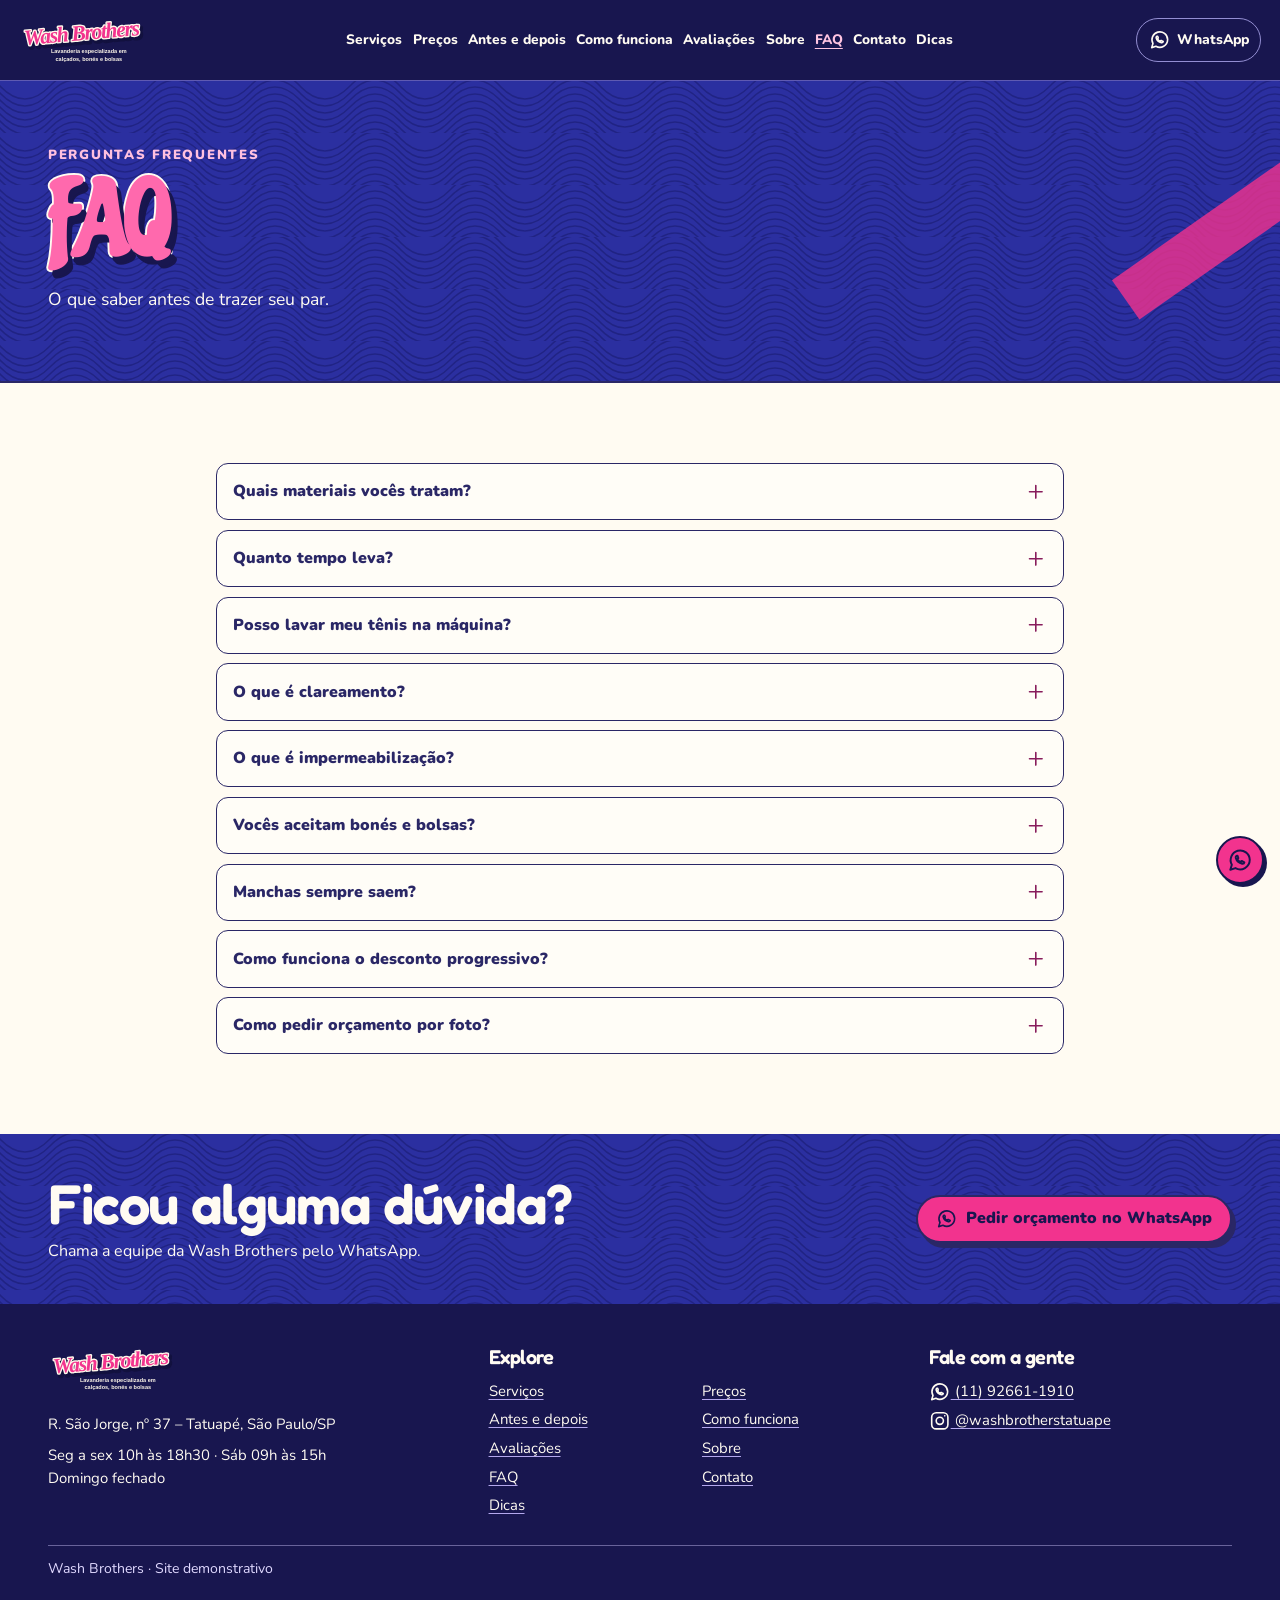
<file: faq.html>
<!doctype html>
<html lang="pt-BR">
<head>
  <meta charset="utf-8">
  <meta name="viewport" content="width=device-width, initial-scale=1">
  <title>FAQ | Wash Brothers</title>
  <meta name="description" content="Tire dúvidas sobre materiais, prazos, tratamentos e orçamentos.">
  <meta name="theme-color" content="#2B2FA0">
  <meta property="og:type" content="website">
  <meta property="og:locale" content="pt_BR">
  <meta property="og:site_name" content="Wash Brothers">
  <meta property="og:title" content="FAQ | Wash Brothers">
  <meta property="og:description" content="Tire dúvidas sobre materiais, prazos, tratamentos e orçamentos.">
  <meta property="og:image" content="assets/img/capa.jpg">
  <meta property="og:image:alt" content="Imagem conceitual de um tênis branco sobre base rosa">
  <link rel="icon" href="assets/img/tenis.svg" type="image/svg+xml">
  <link rel="preconnect" href="https://fonts.googleapis.com">
  <link rel="preconnect" href="https://fonts.gstatic.com" crossorigin>
  <link rel="stylesheet" href="https://fonts.googleapis.com/css2?family=Chicle&amp;family=Fredoka:wght@400;500;600;700&amp;family=Nunito:wght@400;500;600;700;800;900&amp;display=swap">
  <link rel="stylesheet" href="assets/css/site.css">
  <script type="application/ld+json">{"@context":"https://schema.org","@type":"LocalBusiness","name":"Wash Brothers","slogan":"Tudo se fez novo","telephone":"+55 11 92661-1910","image":"assets/img/capa.jpg","address":{"@type":"PostalAddress","streetAddress":"Rua São Jorge, 37 – Tatuapé","addressLocality":"São Paulo","addressRegion":"SP","addressCountry":"BR"},"sameAs":["https://www.instagram.com/washbrotherstatuape/"],"openingHoursSpecification":[{"@type":"OpeningHoursSpecification","dayOfWeek":["Monday","Tuesday","Wednesday","Thursday","Friday"],"opens":"10:00","closes":"18:30"},{"@type":"OpeningHoursSpecification","dayOfWeek":"Saturday","opens":"09:00","closes":"15:00"}]}</script>
  <script defer src="assets/js/servicos.js"></script>
  <script defer src="assets/js/site.js"></script>
</head>
<body>
<svg xmlns="http://www.w3.org/2000/svg" aria-hidden="true" focusable="false" style="position:absolute;width:0;height:0;overflow:hidden">
  <symbol id="spark" viewBox="0 0 24 24"><g fill="none" stroke="currentColor" stroke-width="1.8" stroke-linecap="round" stroke-linejoin="round"><path d="M12 2l2.8 7.2L22 12l-7.2 2.8L12 22l-2.8-7.2L2 12l7.2-2.8L12 2zM20 2v4m-2-2h4"/></g></symbol>
  <symbol id="sun" viewBox="0 0 24 24"><g fill="none" stroke="currentColor" stroke-width="1.8" stroke-linecap="round" stroke-linejoin="round"><circle cx="12" cy="12" r="4"/><path d="M12 2v2m0 16v2M2 12h2m16 0h2M5 5l1.5 1.5m11 11L19 19M5 19l1.5-1.5m11-11L19 5"/></g></symbol>
  <symbol id="drop" viewBox="0 0 24 24"><g fill="none" stroke="currentColor" stroke-width="1.8" stroke-linecap="round" stroke-linejoin="round"><path d="M12 2c3 5 7 8.8 7 13a7 7 0 0 1-14 0c0-4.2 4-8 7-13zM8 15a4 4 0 0 0 3 4"/></g></symbol>
  <symbol id="brush" viewBox="0 0 24 24"><g fill="none" stroke="currentColor" stroke-width="1.8" stroke-linecap="round" stroke-linejoin="round"><path d="m10 15 8-11c1-1 3-1 4 0s1 2 0 3L13 17m-3-2c-3-1-5 1-5 3 0 1-1 3-3 3 5 2 10 0 11-4z"/></g></symbol>
  <symbol id="layers" viewBox="0 0 24 24"><g fill="none" stroke="currentColor" stroke-width="1.8" stroke-linecap="round" stroke-linejoin="round"><path d="m12 3 10 5-10 5L2 8l10-5zm-9 9 9 5 9-5m-18 4 9 5 9-5"/></g></symbol>
  <symbol id="wind" viewBox="0 0 24 24"><g fill="none" stroke="currentColor" stroke-width="1.8" stroke-linecap="round" stroke-linejoin="round"><path d="M3 8h13a2.5 2.5 0 1 0-2.5-2.5M2 12h18a2 2 0 1 1-2 2m-14 2h8a2.5 2.5 0 1 1-2.5 2.5"/></g></symbol>
  <symbol id="tool" viewBox="0 0 24 24"><g fill="none" stroke="currentColor" stroke-width="1.8" stroke-linecap="round" stroke-linejoin="round"><path d="M14 6a5 5 0 0 1 6-3l-3 3 2 2 3-3a5 5 0 0 1-6 7l-7 8a2.2 2.2 0 0 1-3-3l8-7a5 5 0 0 1 0-4z"/></g></symbol>
  <symbol id="cap" viewBox="0 0 24 24"><g fill="none" stroke="currentColor" stroke-width="1.8" stroke-linecap="round" stroke-linejoin="round"><path d="M3 15a8 8 0 0 1 16-1l3 4c-3 2-7 1-10-1-3 1-6 0-9-2zM10 8c-3 3-3 7-3 8"/></g></symbol>
  <symbol id="bag" viewBox="0 0 24 24"><g fill="none" stroke="currentColor" stroke-width="1.8" stroke-linecap="round" stroke-linejoin="round"><path d="M4 8h16l2 13H2L4 8zm4 2V7a4 4 0 0 1 8 0v3"/></g></symbol>
  <symbol id="pin" viewBox="0 0 24 24"><g fill="none" stroke="currentColor" stroke-width="1.8" stroke-linecap="round" stroke-linejoin="round"><path d="M19 10c0 6-7 11-7 11s-7-5-7-11a7 7 0 1 1 14 0z"/><circle cx="12" cy="10" r="2"/></g></symbol>
  <symbol id="check" viewBox="0 0 24 24"><g fill="none" stroke="currentColor" stroke-width="1.8" stroke-linecap="round" stroke-linejoin="round"><path d="m5 12 4 4 10-10"/></g></symbol>
  <symbol id="shield" viewBox="0 0 24 24"><g fill="none" stroke="currentColor" stroke-width="1.8" stroke-linecap="round" stroke-linejoin="round"><path d="M12 22c5-3 8-6 8-11V5l-8-3-8 3v6c0 5 3 8 8 11zM9 12l2 2 4-4"/></g></symbol>
  <symbol id="menu" viewBox="0 0 24 24"><g fill="none" stroke="currentColor" stroke-width="1.8" stroke-linecap="round" stroke-linejoin="round"><path d="M4 6h16M4 12h16M4 18h16"/></g></symbol>
  <symbol id="clock" viewBox="0 0 24 24"><g fill="none" stroke="currentColor" stroke-width="1.8" stroke-linecap="round" stroke-linejoin="round"><circle cx="12" cy="12" r="9"/><path d="M12 7v5l3 2"/></g></symbol>
  <symbol id="box" viewBox="0 0 24 24"><g fill="none" stroke="currentColor" stroke-width="1.8" stroke-linecap="round" stroke-linejoin="round"><path d="m3 7 9-4 9 4v10l-9 4-9-4V7zm0 0 9 4 9-4m-9 4v10m-4-16 9 4"/></g></symbol>
  <symbol id="camera" viewBox="0 0 24 24"><g fill="none" stroke="currentColor" stroke-width="1.8" stroke-linecap="round" stroke-linejoin="round"><path d="M3 7h4l2-3h6l2 3h4v13H3z"/><circle cx="12" cy="13" r="3"/></g></symbol>
  <symbol id="whatsapp" viewBox="0 0 24 24"><g fill="none" stroke="currentColor" stroke-width="1.8" stroke-linecap="round" stroke-linejoin="round"><path d="M20.7 11.7a8.7 8.7 0 0 1-13 7.5L3 20.7l1.4-4.6a8.7 8.7 0 1 1 16.3-4.4z"/><path d="M9 8c-.7.1-1.3 1-1 2 .8 2.8 3.1 4.7 5.8 5.2.9.1 1.9-.6 2-1.3l-2.4-1.2-.8 1c-1.6-.5-2.8-1.8-3-2.9l.7-.8L9.6 8z"/></g></symbol>
  <symbol id="instagram" viewBox="0 0 24 24"><g fill="none" stroke="currentColor" stroke-width="1.8" stroke-linecap="round" stroke-linejoin="round"><rect x="3" y="3" width="18" height="18" rx="5"/><circle cx="12" cy="12" r="4"/><path d="M17.5 6.5h.01"/></g></symbol>
  <symbol id="plus" viewBox="0 0 24 24"><g fill="none" stroke="currentColor" stroke-width="1.8" stroke-linecap="round" stroke-linejoin="round"><path d="M5 12h14m-7-7v14"/></g></symbol>
  <symbol id="compare" viewBox="0 0 24 24"><g fill="none" stroke="currentColor" stroke-width="1.8" stroke-linecap="round" stroke-linejoin="round"><path d="m8 8-4 4 4 4m8-8 4 4-4 4"/></g></symbol>
</svg>
<a class="skip-link" href="#conteudo">Pular para o conteúdo</a>
<header class="site-header"><div class="wrap header-layout">
  <a class="brand" href="index.html" ><!-- TODO: substituir pelo arquivo oficial da marca. --><img src="assets/img/logo.svg" width="260" height="100" alt="Wash Brothers — Lavanderia especializada em calçados, bonés e bolsas"></a>
  <button class="menu-toggle" type="button" data-menu aria-expanded="false" aria-controls="navegacao"><svg class="icon" aria-hidden="true"><use href="#menu"></use></svg><span>Menu</span></button>
  <nav class="navigation" id="navegacao" aria-label="Navegação principal"><a href="servicos.html">Serviços</a><a href="precos.html">Preços</a><a href="antes-e-depois.html">Antes e depois</a><a href="como-funciona.html">Como funciona</a><a href="avaliacoes.html">Avaliações</a><a href="sobre.html">Sobre</a><a href="faq.html" aria-current="page">FAQ</a><a href="contato.html">Contato</a><a href="dicas.html">Dicas</a></nav>
  <a class="header-wa" href="https://wa.me/5511926611910"><svg class="icon" aria-hidden="true"><use href="#whatsapp"></use></svg><span>WhatsApp</span></a>
</div></header>
<main id="conteudo">
<noscript><p class="wrap message">Ative o JavaScript para usar os filtros, a tabela e o simulador. Você também pode falar com a equipe pelo WhatsApp.</p></noscript>
<section class="subhero wave"><div class="wrap"><p class="eyebrow">Perguntas frequentes</p><h1 class="bubble">FAQ</h1><p>O que saber antes de trazer seu par.</p></div></section><section class="section"><div class="wrap narrow faq"><details><summary>Quais materiais vocês tratam?<svg class="icon" aria-hidden="true"><use href="#plus"></use></svg></summary><p>Avaliamos materiais como couro, borracha, tecido, camurça e nobuck. Manda uma foto para a equipe indicar o tratamento.</p></details><details><summary>Quanto tempo leva?<svg class="icon" aria-hidden="true"><use href="#plus"></use></svg></summary><p>Para calçados, os prazos de entrega são de 8 dias úteis, 3 dias úteis ou mesmo dia. Os valores de cada opção estão na <a class="text-link" href="precos.html">tabela de preços</a>. Para bonés e bolsas, consulte a loja.</p></details><details><summary>Posso lavar meu tênis na máquina?<svg class="icon" aria-hidden="true"><use href="#plus"></use></svg></summary><p>Evite. A agitação e a água em excesso podem afetar a cola, deformar a peça e danificar certos materiais. Confira a etiqueta do fabricante.</p></details><details><summary>O que é clareamento?<svg class="icon" aria-hidden="true"><use href="#plus"></use></svg></summary><p>É um tratamento para manchas persistentes ou, no caso da entressola, para reduzir o amarelado da borracha causado por oxidação.</p></details><details><summary>O que é impermeabilização?<svg class="icon" aria-hidden="true"><use href="#plus"></use></svg></summary><p>É um tratamento que ajuda a proteger a superfície contra líquidos e sujeira. A peça ainda precisa dos cuidados indicados para o material.</p></details><details><summary>Vocês aceitam bonés e bolsas?<svg class="icon" aria-hidden="true"><use href="#plus"></use></svg></summary><p>Sim. Os serviços incluem higienização, hidratação de couro, pintura e customização. Os valores são sob consulta.</p></details><details><summary>Manchas sempre saem?<svg class="icon" aria-hidden="true"><use href="#plus"></use></svg></summary><p>O resultado depende do material, da origem e do tempo da mancha. A avaliação ajuda a entender o que pode ser recuperado.</p></details><details><summary>Como funciona o desconto progressivo?<svg class="icon" aria-hidden="true"><use href="#plus"></use></svg></summary><p>São 10% na higienização para 2 pares, 15% para 3 e 20% para 4. A partir de 5 pares, a higienização com impermeabilização sai por R$ 49,99 por par.</p></details><details><summary>Como pedir orçamento por foto?<svg class="icon" aria-hidden="true"><use href="#plus"></use></svg></summary><p>Fotografe a peça por inteiro e aproxime a câmera dos detalhes que precisam de cuidado. Abra a consulta por foto e anexe as imagens na conversa do WhatsApp.</p></details></div></section><section class="closing wave"><div class="wrap"><div><h2>Ficou alguma dúvida?</h2><p>Chama a equipe da Wash Brothers pelo WhatsApp.</p></div><a class="button primary" href="https://wa.me/5511926611910"><svg class="icon" aria-hidden="true"><use href="#whatsapp"></use></svg>Pedir orçamento no WhatsApp</a></div></section>
</main>
<footer class="site-footer"><div class="wrap footer-grid">
  <div><a class="brand" href="index.html"><!-- TODO: substituir pelo arquivo oficial da marca. --><img src="assets/img/logo.svg" width="260" height="100" alt="Wash Brothers — Lavanderia especializada em calçados, bonés e bolsas"></a><p>R. São Jorge, nº 37 – Tatuapé, São Paulo/SP</p><p>Seg a sex 10h às 18h30 · Sáb 09h às 15h<br>Domingo fechado</p></div>
  <div><h2>Explore</h2><nav aria-label="Links do rodapé"><a href="servicos.html">Serviços</a><a href="precos.html">Preços</a><a href="antes-e-depois.html">Antes e depois</a><a href="como-funciona.html">Como funciona</a><a href="avaliacoes.html">Avaliações</a><a href="sobre.html">Sobre</a><a href="faq.html" aria-current="page">FAQ</a><a href="contato.html">Contato</a><a href="dicas.html">Dicas</a></nav></div>
  <div><h2>Fale com a gente</h2><a href="https://wa.me/5511926611910"><svg class="icon" aria-hidden="true"><use href="#whatsapp"></use></svg> (11) 92661-1910</a><a href="https://www.instagram.com/washbrotherstatuape/"><svg class="icon" aria-hidden="true"><use href="#instagram"></use></svg> @washbrotherstatuape</a></div>
</div><div class="wrap footer-note">Wash Brothers · Site demonstrativo</div></footer>
<a class="floating-wa" href="https://wa.me/5511926611910" aria-label="Falar com a Wash Brothers no WhatsApp"><svg class="icon" aria-hidden="true"><use href="#whatsapp"></use></svg></a>
</body>
</html>
</file>
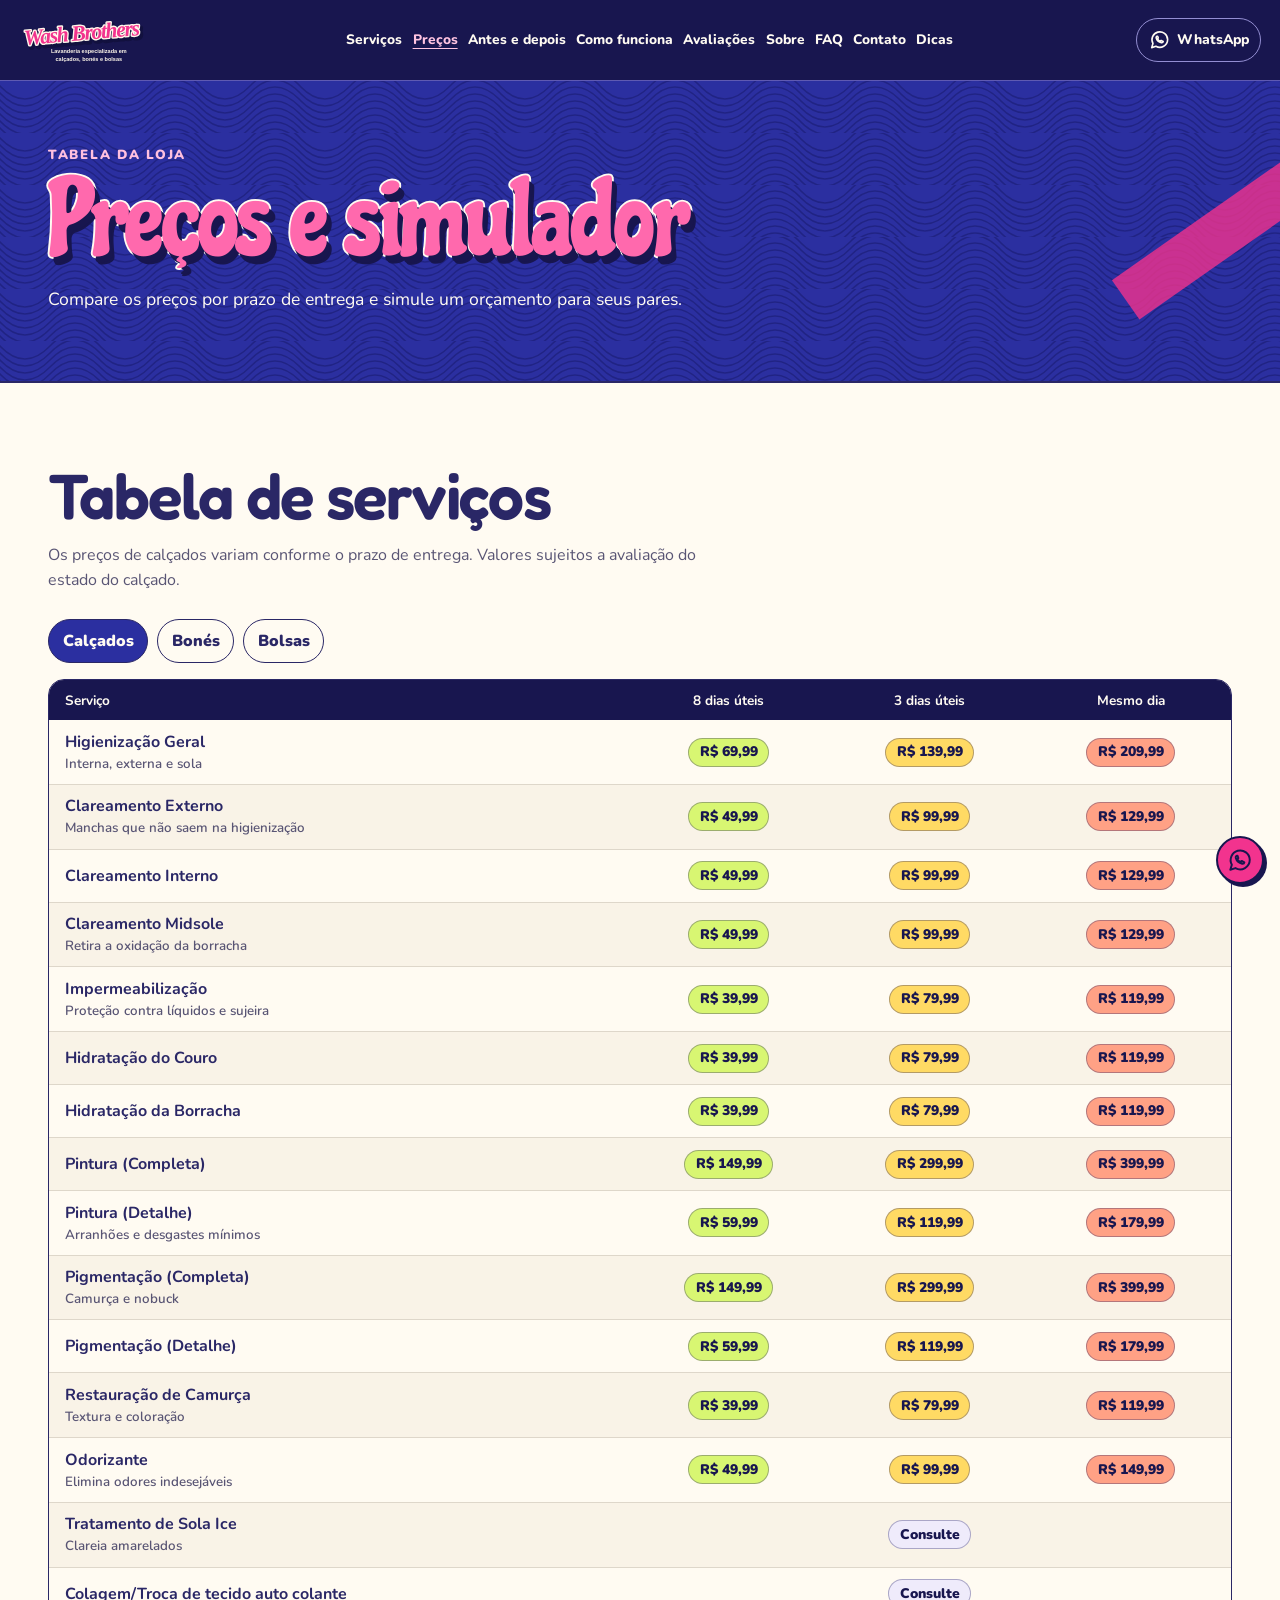
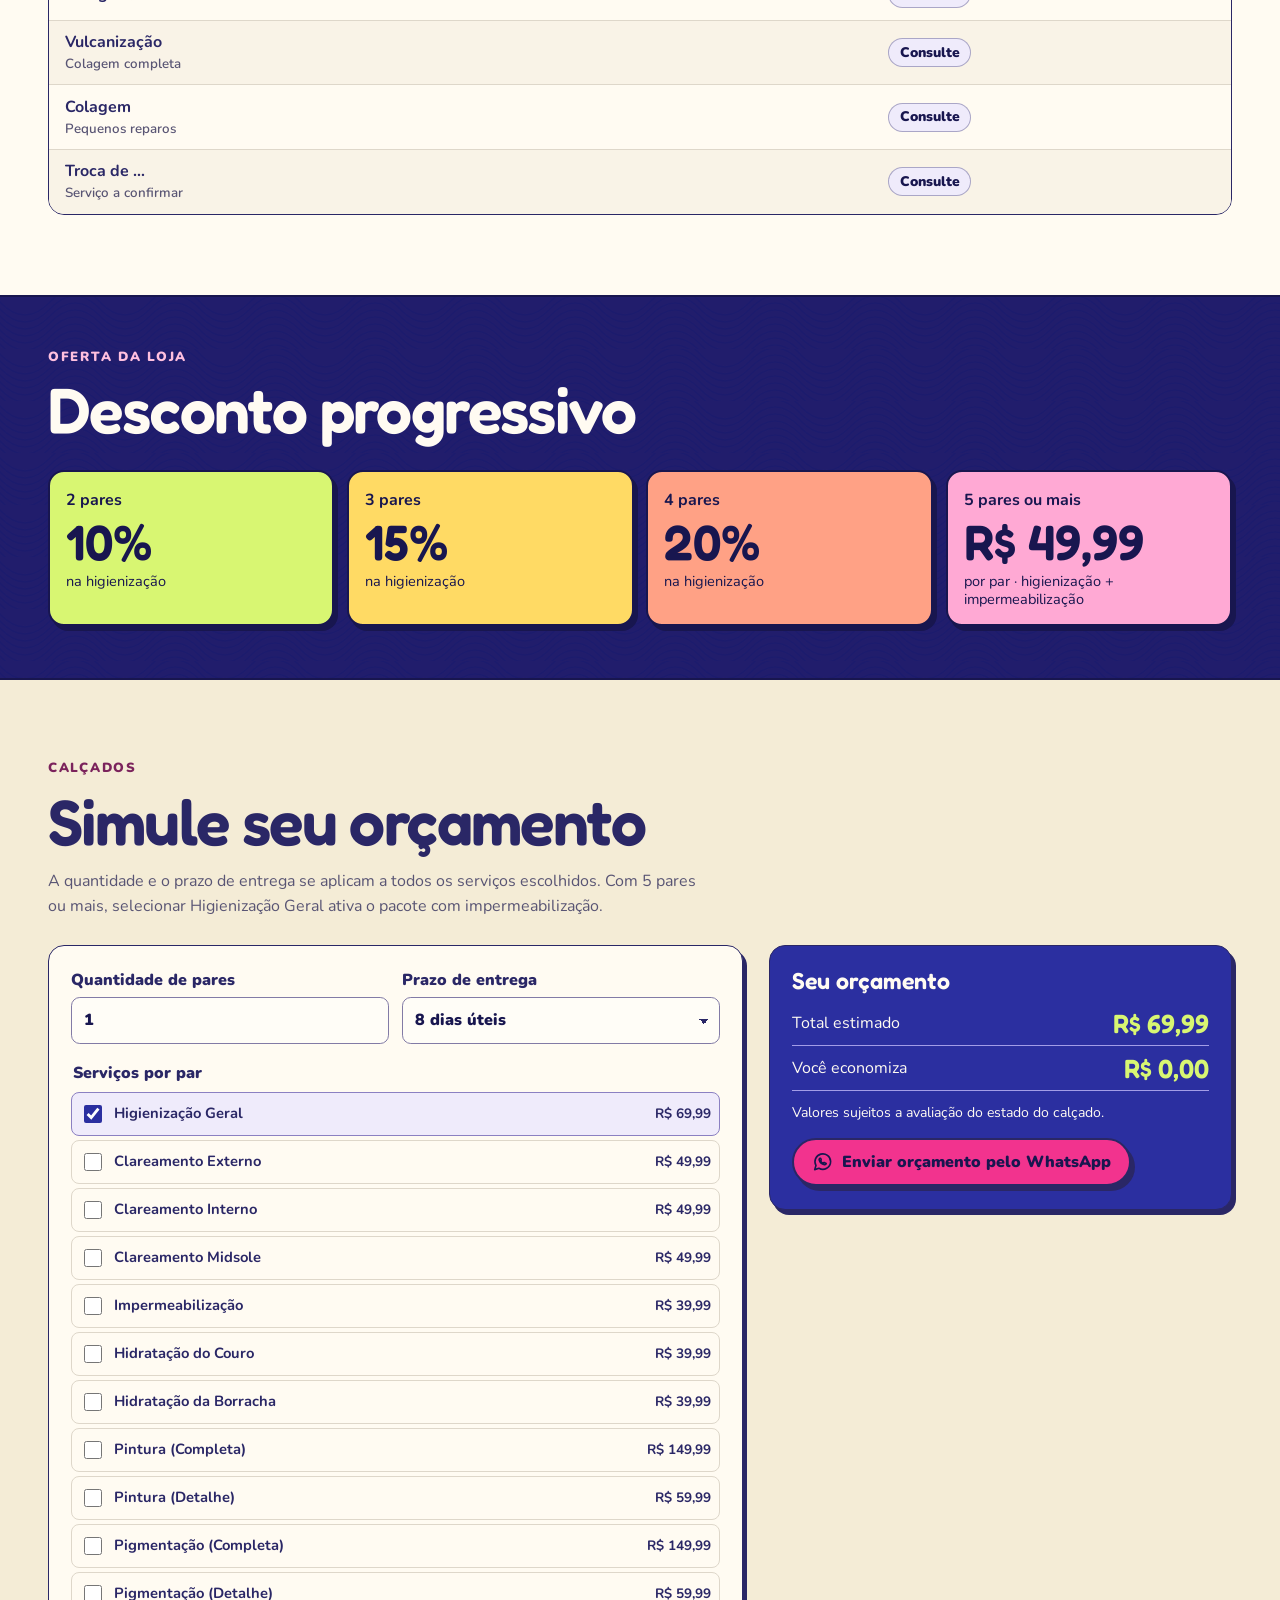
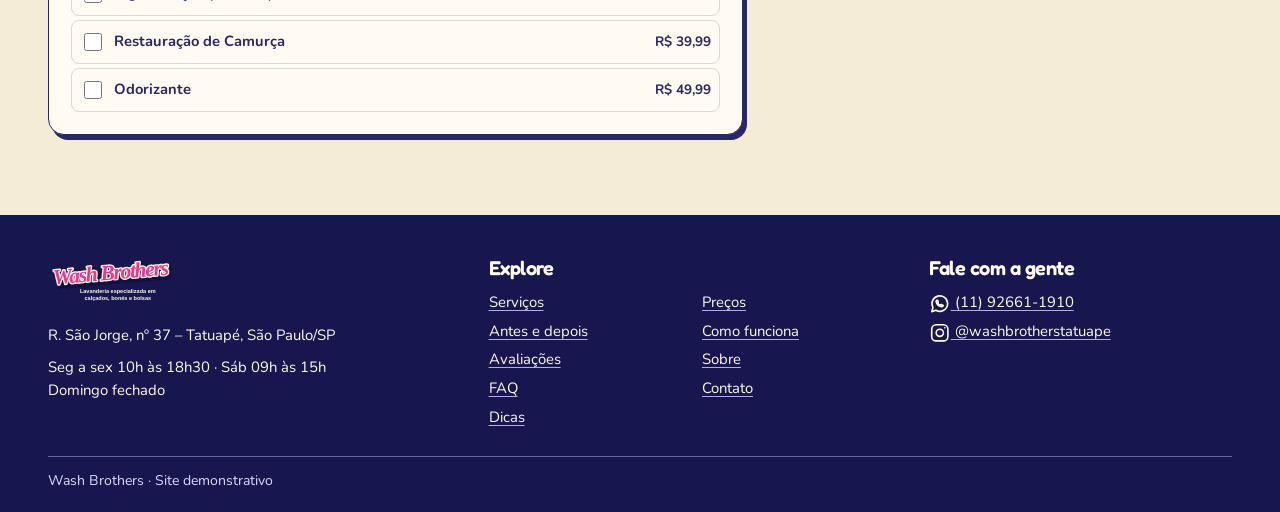
<file: precos.html>
<!doctype html>
<html lang="pt-BR">
<head>
  <meta charset="utf-8">
  <meta name="viewport" content="width=device-width, initial-scale=1">
  <title>Preços | Wash Brothers</title>
  <meta name="description" content="Compare preços por prazo de entrega e simule um orçamento para seus calçados.">
  <meta name="theme-color" content="#2B2FA0">
  <meta property="og:type" content="website">
  <meta property="og:locale" content="pt_BR">
  <meta property="og:site_name" content="Wash Brothers">
  <meta property="og:title" content="Preços | Wash Brothers">
  <meta property="og:description" content="Compare preços por prazo de entrega e simule um orçamento para seus calçados.">
  <meta property="og:image" content="assets/img/capa.jpg">
  <meta property="og:image:alt" content="Imagem conceitual de um tênis branco sobre base rosa">
  <link rel="icon" href="assets/img/tenis.svg" type="image/svg+xml">
  <link rel="preconnect" href="https://fonts.googleapis.com">
  <link rel="preconnect" href="https://fonts.gstatic.com" crossorigin>
  <link rel="stylesheet" href="https://fonts.googleapis.com/css2?family=Chicle&amp;family=Fredoka:wght@400;500;600;700&amp;family=Nunito:wght@400;500;600;700;800;900&amp;display=swap">
  <link rel="stylesheet" href="assets/css/site.css">
  <script type="application/ld+json">{"@context":"https://schema.org","@type":"LocalBusiness","name":"Wash Brothers","slogan":"Tudo se fez novo","telephone":"+55 11 92661-1910","image":"assets/img/capa.jpg","address":{"@type":"PostalAddress","streetAddress":"Rua São Jorge, 37 – Tatuapé","addressLocality":"São Paulo","addressRegion":"SP","addressCountry":"BR"},"sameAs":["https://www.instagram.com/washbrotherstatuape/"],"openingHoursSpecification":[{"@type":"OpeningHoursSpecification","dayOfWeek":["Monday","Tuesday","Wednesday","Thursday","Friday"],"opens":"10:00","closes":"18:30"},{"@type":"OpeningHoursSpecification","dayOfWeek":"Saturday","opens":"09:00","closes":"15:00"}]}</script>
  <script defer src="assets/js/servicos.js"></script>
  <script defer src="assets/js/site.js"></script>
</head>
<body>
<svg xmlns="http://www.w3.org/2000/svg" aria-hidden="true" focusable="false" style="position:absolute;width:0;height:0;overflow:hidden">
  <symbol id="spark" viewBox="0 0 24 24"><g fill="none" stroke="currentColor" stroke-width="1.8" stroke-linecap="round" stroke-linejoin="round"><path d="M12 2l2.8 7.2L22 12l-7.2 2.8L12 22l-2.8-7.2L2 12l7.2-2.8L12 2zM20 2v4m-2-2h4"/></g></symbol>
  <symbol id="sun" viewBox="0 0 24 24"><g fill="none" stroke="currentColor" stroke-width="1.8" stroke-linecap="round" stroke-linejoin="round"><circle cx="12" cy="12" r="4"/><path d="M12 2v2m0 16v2M2 12h2m16 0h2M5 5l1.5 1.5m11 11L19 19M5 19l1.5-1.5m11-11L19 5"/></g></symbol>
  <symbol id="drop" viewBox="0 0 24 24"><g fill="none" stroke="currentColor" stroke-width="1.8" stroke-linecap="round" stroke-linejoin="round"><path d="M12 2c3 5 7 8.8 7 13a7 7 0 0 1-14 0c0-4.2 4-8 7-13zM8 15a4 4 0 0 0 3 4"/></g></symbol>
  <symbol id="brush" viewBox="0 0 24 24"><g fill="none" stroke="currentColor" stroke-width="1.8" stroke-linecap="round" stroke-linejoin="round"><path d="m10 15 8-11c1-1 3-1 4 0s1 2 0 3L13 17m-3-2c-3-1-5 1-5 3 0 1-1 3-3 3 5 2 10 0 11-4z"/></g></symbol>
  <symbol id="layers" viewBox="0 0 24 24"><g fill="none" stroke="currentColor" stroke-width="1.8" stroke-linecap="round" stroke-linejoin="round"><path d="m12 3 10 5-10 5L2 8l10-5zm-9 9 9 5 9-5m-18 4 9 5 9-5"/></g></symbol>
  <symbol id="wind" viewBox="0 0 24 24"><g fill="none" stroke="currentColor" stroke-width="1.8" stroke-linecap="round" stroke-linejoin="round"><path d="M3 8h13a2.5 2.5 0 1 0-2.5-2.5M2 12h18a2 2 0 1 1-2 2m-14 2h8a2.5 2.5 0 1 1-2.5 2.5"/></g></symbol>
  <symbol id="tool" viewBox="0 0 24 24"><g fill="none" stroke="currentColor" stroke-width="1.8" stroke-linecap="round" stroke-linejoin="round"><path d="M14 6a5 5 0 0 1 6-3l-3 3 2 2 3-3a5 5 0 0 1-6 7l-7 8a2.2 2.2 0 0 1-3-3l8-7a5 5 0 0 1 0-4z"/></g></symbol>
  <symbol id="cap" viewBox="0 0 24 24"><g fill="none" stroke="currentColor" stroke-width="1.8" stroke-linecap="round" stroke-linejoin="round"><path d="M3 15a8 8 0 0 1 16-1l3 4c-3 2-7 1-10-1-3 1-6 0-9-2zM10 8c-3 3-3 7-3 8"/></g></symbol>
  <symbol id="bag" viewBox="0 0 24 24"><g fill="none" stroke="currentColor" stroke-width="1.8" stroke-linecap="round" stroke-linejoin="round"><path d="M4 8h16l2 13H2L4 8zm4 2V7a4 4 0 0 1 8 0v3"/></g></symbol>
  <symbol id="pin" viewBox="0 0 24 24"><g fill="none" stroke="currentColor" stroke-width="1.8" stroke-linecap="round" stroke-linejoin="round"><path d="M19 10c0 6-7 11-7 11s-7-5-7-11a7 7 0 1 1 14 0z"/><circle cx="12" cy="10" r="2"/></g></symbol>
  <symbol id="check" viewBox="0 0 24 24"><g fill="none" stroke="currentColor" stroke-width="1.8" stroke-linecap="round" stroke-linejoin="round"><path d="m5 12 4 4 10-10"/></g></symbol>
  <symbol id="shield" viewBox="0 0 24 24"><g fill="none" stroke="currentColor" stroke-width="1.8" stroke-linecap="round" stroke-linejoin="round"><path d="M12 22c5-3 8-6 8-11V5l-8-3-8 3v6c0 5 3 8 8 11zM9 12l2 2 4-4"/></g></symbol>
  <symbol id="menu" viewBox="0 0 24 24"><g fill="none" stroke="currentColor" stroke-width="1.8" stroke-linecap="round" stroke-linejoin="round"><path d="M4 6h16M4 12h16M4 18h16"/></g></symbol>
  <symbol id="clock" viewBox="0 0 24 24"><g fill="none" stroke="currentColor" stroke-width="1.8" stroke-linecap="round" stroke-linejoin="round"><circle cx="12" cy="12" r="9"/><path d="M12 7v5l3 2"/></g></symbol>
  <symbol id="box" viewBox="0 0 24 24"><g fill="none" stroke="currentColor" stroke-width="1.8" stroke-linecap="round" stroke-linejoin="round"><path d="m3 7 9-4 9 4v10l-9 4-9-4V7zm0 0 9 4 9-4m-9 4v10m-4-16 9 4"/></g></symbol>
  <symbol id="camera" viewBox="0 0 24 24"><g fill="none" stroke="currentColor" stroke-width="1.8" stroke-linecap="round" stroke-linejoin="round"><path d="M3 7h4l2-3h6l2 3h4v13H3z"/><circle cx="12" cy="13" r="3"/></g></symbol>
  <symbol id="whatsapp" viewBox="0 0 24 24"><g fill="none" stroke="currentColor" stroke-width="1.8" stroke-linecap="round" stroke-linejoin="round"><path d="M20.7 11.7a8.7 8.7 0 0 1-13 7.5L3 20.7l1.4-4.6a8.7 8.7 0 1 1 16.3-4.4z"/><path d="M9 8c-.7.1-1.3 1-1 2 .8 2.8 3.1 4.7 5.8 5.2.9.1 1.9-.6 2-1.3l-2.4-1.2-.8 1c-1.6-.5-2.8-1.8-3-2.9l.7-.8L9.6 8z"/></g></symbol>
  <symbol id="instagram" viewBox="0 0 24 24"><g fill="none" stroke="currentColor" stroke-width="1.8" stroke-linecap="round" stroke-linejoin="round"><rect x="3" y="3" width="18" height="18" rx="5"/><circle cx="12" cy="12" r="4"/><path d="M17.5 6.5h.01"/></g></symbol>
  <symbol id="plus" viewBox="0 0 24 24"><g fill="none" stroke="currentColor" stroke-width="1.8" stroke-linecap="round" stroke-linejoin="round"><path d="M5 12h14m-7-7v14"/></g></symbol>
  <symbol id="compare" viewBox="0 0 24 24"><g fill="none" stroke="currentColor" stroke-width="1.8" stroke-linecap="round" stroke-linejoin="round"><path d="m8 8-4 4 4 4m8-8 4 4-4 4"/></g></symbol>
</svg>
<a class="skip-link" href="#conteudo">Pular para o conteúdo</a>
<header class="site-header"><div class="wrap header-layout">
  <a class="brand" href="index.html" ><!-- TODO: substituir pelo arquivo oficial da marca. --><img src="assets/img/logo.svg" width="260" height="100" alt="Wash Brothers — Lavanderia especializada em calçados, bonés e bolsas"></a>
  <button class="menu-toggle" type="button" data-menu aria-expanded="false" aria-controls="navegacao"><svg class="icon" aria-hidden="true"><use href="#menu"></use></svg><span>Menu</span></button>
  <nav class="navigation" id="navegacao" aria-label="Navegação principal"><a href="servicos.html">Serviços</a><a href="precos.html" aria-current="page">Preços</a><a href="antes-e-depois.html">Antes e depois</a><a href="como-funciona.html">Como funciona</a><a href="avaliacoes.html">Avaliações</a><a href="sobre.html">Sobre</a><a href="faq.html">FAQ</a><a href="contato.html">Contato</a><a href="dicas.html">Dicas</a></nav>
  <a class="header-wa" href="https://wa.me/5511926611910"><svg class="icon" aria-hidden="true"><use href="#whatsapp"></use></svg><span>WhatsApp</span></a>
</div></header>
<main id="conteudo">
<noscript><p class="wrap message">Ative o JavaScript para usar os filtros, a tabela e o simulador. Você também pode falar com a equipe pelo WhatsApp.</p></noscript>
<section class="subhero wave"><div class="wrap"><p class="eyebrow">Tabela da loja</p><h1 class="bubble">Preços e simulador</h1><p>Compare os preços por prazo de entrega e simule um orçamento para seus pares.</p></div></section>
<section class="section"><div class="wrap">
<div class="section-heading"><h2>Tabela de serviços</h2><p>Os preços de calçados variam conforme o prazo de entrega. Valores sujeitos a avaliação do estado do calçado.</p></div>
<div class="chips" role="tablist" aria-label="Tipo de item" data-tabela><button type="button" role="tab" id="tab-calcados" aria-controls="painel-calcados" aria-selected="true" tabindex="0">Calçados</button><button type="button" role="tab" id="tab-bones" aria-controls="painel-bones" aria-selected="false" tabindex="-1">Bonés</button><button type="button" role="tab" id="tab-bolsas" aria-controls="painel-bolsas" aria-selected="false" tabindex="-1">Bolsas</button></div>
<div class="table-shell" id="painel-calcados" role="tabpanel" aria-labelledby="tab-calcados" tabindex="0" ><table class="price-table"><caption class="sr-only">Preços de serviços para calçados</caption><thead><tr><th scope="col">Serviço</th><th scope="col">8 dias úteis</th><th scope="col">3 dias úteis</th><th scope="col">Mesmo dia</th></tr></thead><tbody data-linhas="calcados"></tbody></table></div><div class="table-shell" id="painel-bones" role="tabpanel" aria-labelledby="tab-bones" tabindex="0" hidden><table class="price-table"><caption class="sr-only">Preços de serviços para bonés</caption><thead><tr><th scope="col">Serviço</th><th scope="col">Valor</th></tr></thead><tbody data-linhas="bones"></tbody></table></div><div class="table-shell" id="painel-bolsas" role="tabpanel" aria-labelledby="tab-bolsas" tabindex="0" hidden><table class="price-table"><caption class="sr-only">Preços de serviços para bolsas</caption><thead><tr><th scope="col">Serviço</th><th scope="col">Valor</th></tr></thead><tbody data-linhas="bolsas"></tbody></table></div></div></section>
<section class="promo"><div class="wrap"><div class="section-heading"><p class="eyebrow">Oferta da loja</p><h2>Desconto progressivo</h2></div><div class="promo-grid"><div><b>2 pares</b><strong>10%</strong><span>na higienização</span></div><div><b>3 pares</b><strong>15%</strong><span>na higienização</span></div><div><b>4 pares</b><strong>20%</strong><span>na higienização</span></div><div><b>5 pares ou mais</b><strong>R$ 49,99</strong><span>por par · higienização + impermeabilização</span></div></div></div></section>
<section class="section pale" id="simulador"><div class="wrap"><div class="section-heading"><p class="eyebrow">Calçados</p><h2>Simule seu orçamento</h2><p>A quantidade e o prazo de entrega se aplicam a todos os serviços escolhidos. Com 5 pares ou mais, selecionar Higienização Geral ativa o pacote com impermeabilização.</p></div>
<form id="simulador-form" class="sim-layout"><div class="form-panel"><div class="form-row"><label for="quantidade">Quantidade de pares<input id="quantidade" type="number" min="1" max="999" step="1" value="1" required inputmode="numeric"></label><label for="prazo">Prazo de entrega<select id="prazo"><option value="0">8 dias úteis</option><option value="1">3 dias úteis</option><option value="2">Mesmo dia</option></select></label></div><fieldset><legend>Serviços por par</legend><div class="check-list" data-sim-servicos></div></fieldset></div>
<div class="sim-summary"><h3>Seu orçamento</h3><div class="total-lines" aria-live="polite"><p>Total estimado <strong data-total>—</strong></p><p>Você economiza <strong data-economia>—</strong></p><p class="note" data-sim-aviso>Valores sujeitos a avaliação do estado do calçado.</p></div><button class="button primary" type="submit"><svg class="icon" aria-hidden="true"><use href="#whatsapp"></use></svg>Enviar orçamento pelo WhatsApp</button></div></form></div></section>
</main>
<footer class="site-footer"><div class="wrap footer-grid">
  <div><a class="brand" href="index.html"><!-- TODO: substituir pelo arquivo oficial da marca. --><img src="assets/img/logo.svg" width="260" height="100" alt="Wash Brothers — Lavanderia especializada em calçados, bonés e bolsas"></a><p>R. São Jorge, nº 37 – Tatuapé, São Paulo/SP</p><p>Seg a sex 10h às 18h30 · Sáb 09h às 15h<br>Domingo fechado</p></div>
  <div><h2>Explore</h2><nav aria-label="Links do rodapé"><a href="servicos.html">Serviços</a><a href="precos.html" aria-current="page">Preços</a><a href="antes-e-depois.html">Antes e depois</a><a href="como-funciona.html">Como funciona</a><a href="avaliacoes.html">Avaliações</a><a href="sobre.html">Sobre</a><a href="faq.html">FAQ</a><a href="contato.html">Contato</a><a href="dicas.html">Dicas</a></nav></div>
  <div><h2>Fale com a gente</h2><a href="https://wa.me/5511926611910"><svg class="icon" aria-hidden="true"><use href="#whatsapp"></use></svg> (11) 92661-1910</a><a href="https://www.instagram.com/washbrotherstatuape/"><svg class="icon" aria-hidden="true"><use href="#instagram"></use></svg> @washbrotherstatuape</a></div>
</div><div class="wrap footer-note">Wash Brothers · Site demonstrativo</div></footer>
<a class="floating-wa" href="https://wa.me/5511926611910" aria-label="Falar com a Wash Brothers no WhatsApp"><svg class="icon" aria-hidden="true"><use href="#whatsapp"></use></svg></a>
</body>
</html>
</file>
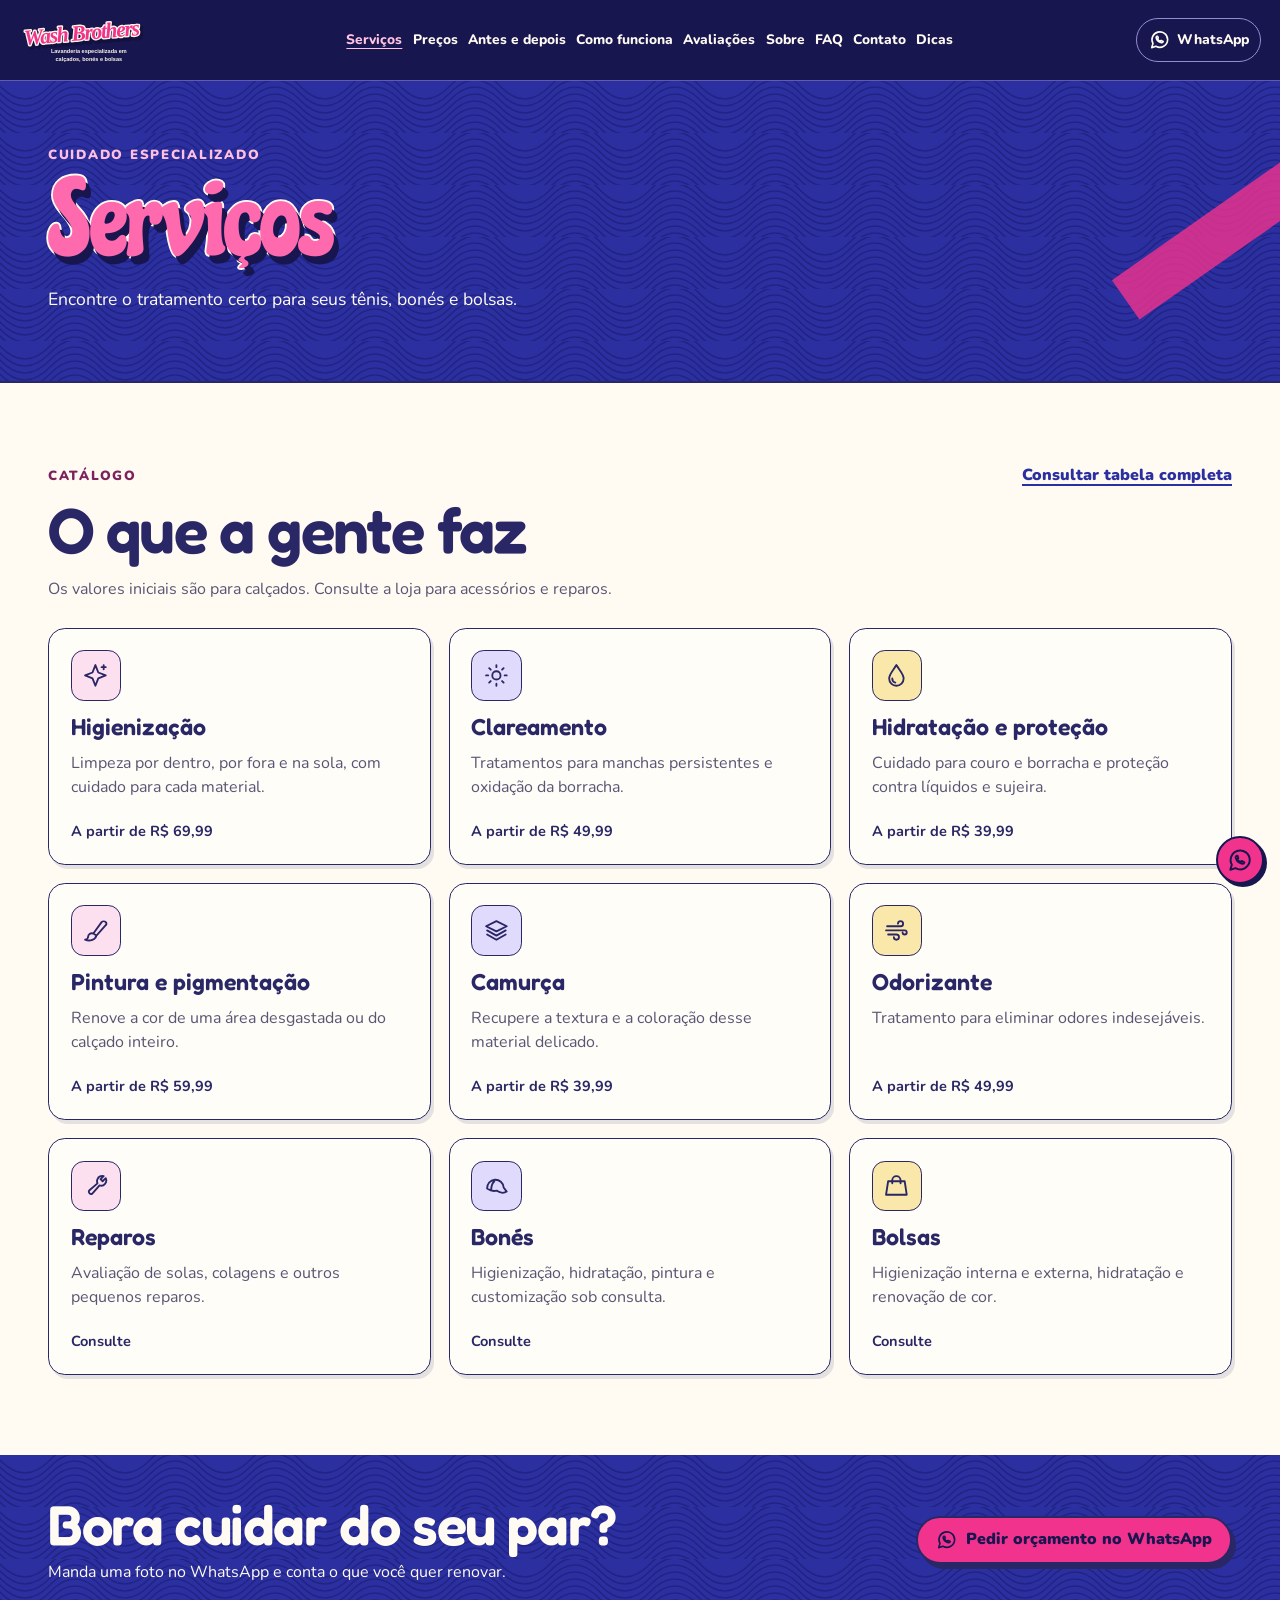
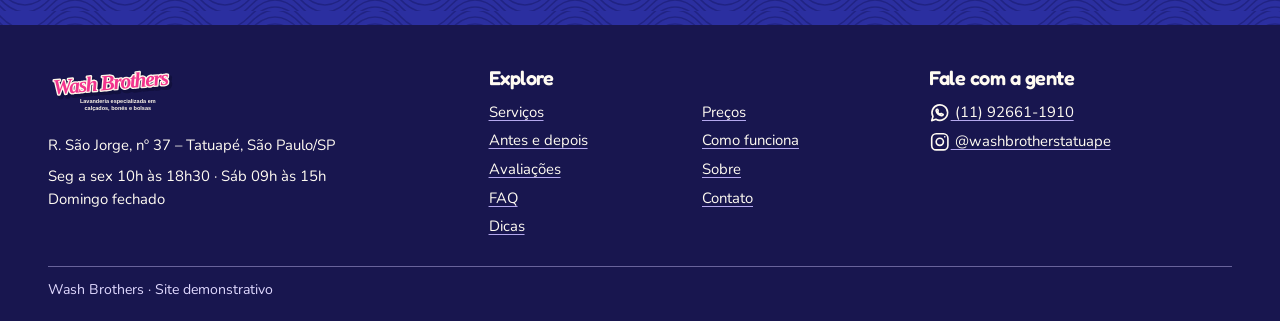
<file: servicos.html>
<!doctype html>
<html lang="pt-BR">
<head>
  <meta charset="utf-8">
  <meta name="viewport" content="width=device-width, initial-scale=1">
  <title>Serviços | Wash Brothers</title>
  <meta name="description" content="Conheça os tratamentos da Wash Brothers para tênis, bonés e bolsas.">
  <meta name="theme-color" content="#2B2FA0">
  <meta property="og:type" content="website">
  <meta property="og:locale" content="pt_BR">
  <meta property="og:site_name" content="Wash Brothers">
  <meta property="og:title" content="Serviços | Wash Brothers">
  <meta property="og:description" content="Conheça os tratamentos da Wash Brothers para tênis, bonés e bolsas.">
  <meta property="og:image" content="assets/img/capa.jpg">
  <meta property="og:image:alt" content="Imagem conceitual de um tênis branco sobre base rosa">
  <link rel="icon" href="assets/img/tenis.svg" type="image/svg+xml">
  <link rel="preconnect" href="https://fonts.googleapis.com">
  <link rel="preconnect" href="https://fonts.gstatic.com" crossorigin>
  <link rel="stylesheet" href="https://fonts.googleapis.com/css2?family=Chicle&amp;family=Fredoka:wght@400;500;600;700&amp;family=Nunito:wght@400;500;600;700;800;900&amp;display=swap">
  <link rel="stylesheet" href="assets/css/site.css">
  <script type="application/ld+json">{"@context":"https://schema.org","@type":"LocalBusiness","name":"Wash Brothers","slogan":"Tudo se fez novo","telephone":"+55 11 92661-1910","image":"assets/img/capa.jpg","address":{"@type":"PostalAddress","streetAddress":"Rua São Jorge, 37 – Tatuapé","addressLocality":"São Paulo","addressRegion":"SP","addressCountry":"BR"},"sameAs":["https://www.instagram.com/washbrotherstatuape/"],"openingHoursSpecification":[{"@type":"OpeningHoursSpecification","dayOfWeek":["Monday","Tuesday","Wednesday","Thursday","Friday"],"opens":"10:00","closes":"18:30"},{"@type":"OpeningHoursSpecification","dayOfWeek":"Saturday","opens":"09:00","closes":"15:00"}]}</script>
  <script defer src="assets/js/servicos.js"></script>
  <script defer src="assets/js/site.js"></script>
</head>
<body>
<svg xmlns="http://www.w3.org/2000/svg" aria-hidden="true" focusable="false" style="position:absolute;width:0;height:0;overflow:hidden">
  <symbol id="spark" viewBox="0 0 24 24"><g fill="none" stroke="currentColor" stroke-width="1.8" stroke-linecap="round" stroke-linejoin="round"><path d="M12 2l2.8 7.2L22 12l-7.2 2.8L12 22l-2.8-7.2L2 12l7.2-2.8L12 2zM20 2v4m-2-2h4"/></g></symbol>
  <symbol id="sun" viewBox="0 0 24 24"><g fill="none" stroke="currentColor" stroke-width="1.8" stroke-linecap="round" stroke-linejoin="round"><circle cx="12" cy="12" r="4"/><path d="M12 2v2m0 16v2M2 12h2m16 0h2M5 5l1.5 1.5m11 11L19 19M5 19l1.5-1.5m11-11L19 5"/></g></symbol>
  <symbol id="drop" viewBox="0 0 24 24"><g fill="none" stroke="currentColor" stroke-width="1.8" stroke-linecap="round" stroke-linejoin="round"><path d="M12 2c3 5 7 8.8 7 13a7 7 0 0 1-14 0c0-4.2 4-8 7-13zM8 15a4 4 0 0 0 3 4"/></g></symbol>
  <symbol id="brush" viewBox="0 0 24 24"><g fill="none" stroke="currentColor" stroke-width="1.8" stroke-linecap="round" stroke-linejoin="round"><path d="m10 15 8-11c1-1 3-1 4 0s1 2 0 3L13 17m-3-2c-3-1-5 1-5 3 0 1-1 3-3 3 5 2 10 0 11-4z"/></g></symbol>
  <symbol id="layers" viewBox="0 0 24 24"><g fill="none" stroke="currentColor" stroke-width="1.8" stroke-linecap="round" stroke-linejoin="round"><path d="m12 3 10 5-10 5L2 8l10-5zm-9 9 9 5 9-5m-18 4 9 5 9-5"/></g></symbol>
  <symbol id="wind" viewBox="0 0 24 24"><g fill="none" stroke="currentColor" stroke-width="1.8" stroke-linecap="round" stroke-linejoin="round"><path d="M3 8h13a2.5 2.5 0 1 0-2.5-2.5M2 12h18a2 2 0 1 1-2 2m-14 2h8a2.5 2.5 0 1 1-2.5 2.5"/></g></symbol>
  <symbol id="tool" viewBox="0 0 24 24"><g fill="none" stroke="currentColor" stroke-width="1.8" stroke-linecap="round" stroke-linejoin="round"><path d="M14 6a5 5 0 0 1 6-3l-3 3 2 2 3-3a5 5 0 0 1-6 7l-7 8a2.2 2.2 0 0 1-3-3l8-7a5 5 0 0 1 0-4z"/></g></symbol>
  <symbol id="cap" viewBox="0 0 24 24"><g fill="none" stroke="currentColor" stroke-width="1.8" stroke-linecap="round" stroke-linejoin="round"><path d="M3 15a8 8 0 0 1 16-1l3 4c-3 2-7 1-10-1-3 1-6 0-9-2zM10 8c-3 3-3 7-3 8"/></g></symbol>
  <symbol id="bag" viewBox="0 0 24 24"><g fill="none" stroke="currentColor" stroke-width="1.8" stroke-linecap="round" stroke-linejoin="round"><path d="M4 8h16l2 13H2L4 8zm4 2V7a4 4 0 0 1 8 0v3"/></g></symbol>
  <symbol id="pin" viewBox="0 0 24 24"><g fill="none" stroke="currentColor" stroke-width="1.8" stroke-linecap="round" stroke-linejoin="round"><path d="M19 10c0 6-7 11-7 11s-7-5-7-11a7 7 0 1 1 14 0z"/><circle cx="12" cy="10" r="2"/></g></symbol>
  <symbol id="check" viewBox="0 0 24 24"><g fill="none" stroke="currentColor" stroke-width="1.8" stroke-linecap="round" stroke-linejoin="round"><path d="m5 12 4 4 10-10"/></g></symbol>
  <symbol id="shield" viewBox="0 0 24 24"><g fill="none" stroke="currentColor" stroke-width="1.8" stroke-linecap="round" stroke-linejoin="round"><path d="M12 22c5-3 8-6 8-11V5l-8-3-8 3v6c0 5 3 8 8 11zM9 12l2 2 4-4"/></g></symbol>
  <symbol id="menu" viewBox="0 0 24 24"><g fill="none" stroke="currentColor" stroke-width="1.8" stroke-linecap="round" stroke-linejoin="round"><path d="M4 6h16M4 12h16M4 18h16"/></g></symbol>
  <symbol id="clock" viewBox="0 0 24 24"><g fill="none" stroke="currentColor" stroke-width="1.8" stroke-linecap="round" stroke-linejoin="round"><circle cx="12" cy="12" r="9"/><path d="M12 7v5l3 2"/></g></symbol>
  <symbol id="box" viewBox="0 0 24 24"><g fill="none" stroke="currentColor" stroke-width="1.8" stroke-linecap="round" stroke-linejoin="round"><path d="m3 7 9-4 9 4v10l-9 4-9-4V7zm0 0 9 4 9-4m-9 4v10m-4-16 9 4"/></g></symbol>
  <symbol id="camera" viewBox="0 0 24 24"><g fill="none" stroke="currentColor" stroke-width="1.8" stroke-linecap="round" stroke-linejoin="round"><path d="M3 7h4l2-3h6l2 3h4v13H3z"/><circle cx="12" cy="13" r="3"/></g></symbol>
  <symbol id="whatsapp" viewBox="0 0 24 24"><g fill="none" stroke="currentColor" stroke-width="1.8" stroke-linecap="round" stroke-linejoin="round"><path d="M20.7 11.7a8.7 8.7 0 0 1-13 7.5L3 20.7l1.4-4.6a8.7 8.7 0 1 1 16.3-4.4z"/><path d="M9 8c-.7.1-1.3 1-1 2 .8 2.8 3.1 4.7 5.8 5.2.9.1 1.9-.6 2-1.3l-2.4-1.2-.8 1c-1.6-.5-2.8-1.8-3-2.9l.7-.8L9.6 8z"/></g></symbol>
  <symbol id="instagram" viewBox="0 0 24 24"><g fill="none" stroke="currentColor" stroke-width="1.8" stroke-linecap="round" stroke-linejoin="round"><rect x="3" y="3" width="18" height="18" rx="5"/><circle cx="12" cy="12" r="4"/><path d="M17.5 6.5h.01"/></g></symbol>
  <symbol id="plus" viewBox="0 0 24 24"><g fill="none" stroke="currentColor" stroke-width="1.8" stroke-linecap="round" stroke-linejoin="round"><path d="M5 12h14m-7-7v14"/></g></symbol>
  <symbol id="compare" viewBox="0 0 24 24"><g fill="none" stroke="currentColor" stroke-width="1.8" stroke-linecap="round" stroke-linejoin="round"><path d="m8 8-4 4 4 4m8-8 4 4-4 4"/></g></symbol>
</svg>
<a class="skip-link" href="#conteudo">Pular para o conteúdo</a>
<header class="site-header"><div class="wrap header-layout">
  <a class="brand" href="index.html" ><!-- TODO: substituir pelo arquivo oficial da marca. --><img src="assets/img/logo.svg" width="260" height="100" alt="Wash Brothers — Lavanderia especializada em calçados, bonés e bolsas"></a>
  <button class="menu-toggle" type="button" data-menu aria-expanded="false" aria-controls="navegacao"><svg class="icon" aria-hidden="true"><use href="#menu"></use></svg><span>Menu</span></button>
  <nav class="navigation" id="navegacao" aria-label="Navegação principal"><a href="servicos.html" aria-current="page">Serviços</a><a href="precos.html">Preços</a><a href="antes-e-depois.html">Antes e depois</a><a href="como-funciona.html">Como funciona</a><a href="avaliacoes.html">Avaliações</a><a href="sobre.html">Sobre</a><a href="faq.html">FAQ</a><a href="contato.html">Contato</a><a href="dicas.html">Dicas</a></nav>
  <a class="header-wa" href="https://wa.me/5511926611910"><svg class="icon" aria-hidden="true"><use href="#whatsapp"></use></svg><span>WhatsApp</span></a>
</div></header>
<main id="conteudo">
<noscript><p class="wrap message">Ative o JavaScript para usar os filtros, a tabela e o simulador. Você também pode falar com a equipe pelo WhatsApp.</p></noscript>
<section class="subhero wave"><div class="wrap"><p class="eyebrow">Cuidado especializado</p><h1 class="bubble">Serviços</h1><p>Encontre o tratamento certo para seus tênis, bonés e bolsas.</p></div></section><section class="section"><div class="wrap"><div class="heading-row"><div class="section-heading"><p class="eyebrow">Catálogo</p><h2>O que a gente faz</h2><p>Os valores iniciais são para calçados. Consulte a loja para acessórios e reparos.</p></div><a class="text-link" href="precos.html">Consultar tabela completa</a></div><div class="cards" data-cards="todos"></div></div></section><section class="closing wave"><div class="wrap"><div><h2>Bora cuidar do seu par?</h2><p>Manda uma foto no WhatsApp e conta o que você quer renovar.</p></div><a class="button primary" href="https://wa.me/5511926611910"><svg class="icon" aria-hidden="true"><use href="#whatsapp"></use></svg>Pedir orçamento no WhatsApp</a></div></section>
</main>
<footer class="site-footer"><div class="wrap footer-grid">
  <div><a class="brand" href="index.html"><!-- TODO: substituir pelo arquivo oficial da marca. --><img src="assets/img/logo.svg" width="260" height="100" alt="Wash Brothers — Lavanderia especializada em calçados, bonés e bolsas"></a><p>R. São Jorge, nº 37 – Tatuapé, São Paulo/SP</p><p>Seg a sex 10h às 18h30 · Sáb 09h às 15h<br>Domingo fechado</p></div>
  <div><h2>Explore</h2><nav aria-label="Links do rodapé"><a href="servicos.html" aria-current="page">Serviços</a><a href="precos.html">Preços</a><a href="antes-e-depois.html">Antes e depois</a><a href="como-funciona.html">Como funciona</a><a href="avaliacoes.html">Avaliações</a><a href="sobre.html">Sobre</a><a href="faq.html">FAQ</a><a href="contato.html">Contato</a><a href="dicas.html">Dicas</a></nav></div>
  <div><h2>Fale com a gente</h2><a href="https://wa.me/5511926611910"><svg class="icon" aria-hidden="true"><use href="#whatsapp"></use></svg> (11) 92661-1910</a><a href="https://www.instagram.com/washbrotherstatuape/"><svg class="icon" aria-hidden="true"><use href="#instagram"></use></svg> @washbrotherstatuape</a></div>
</div><div class="wrap footer-note">Wash Brothers · Site demonstrativo</div></footer>
<a class="floating-wa" href="https://wa.me/5511926611910" aria-label="Falar com a Wash Brothers no WhatsApp"><svg class="icon" aria-hidden="true"><use href="#whatsapp"></use></svg></a>
</body>
</html>
</file>
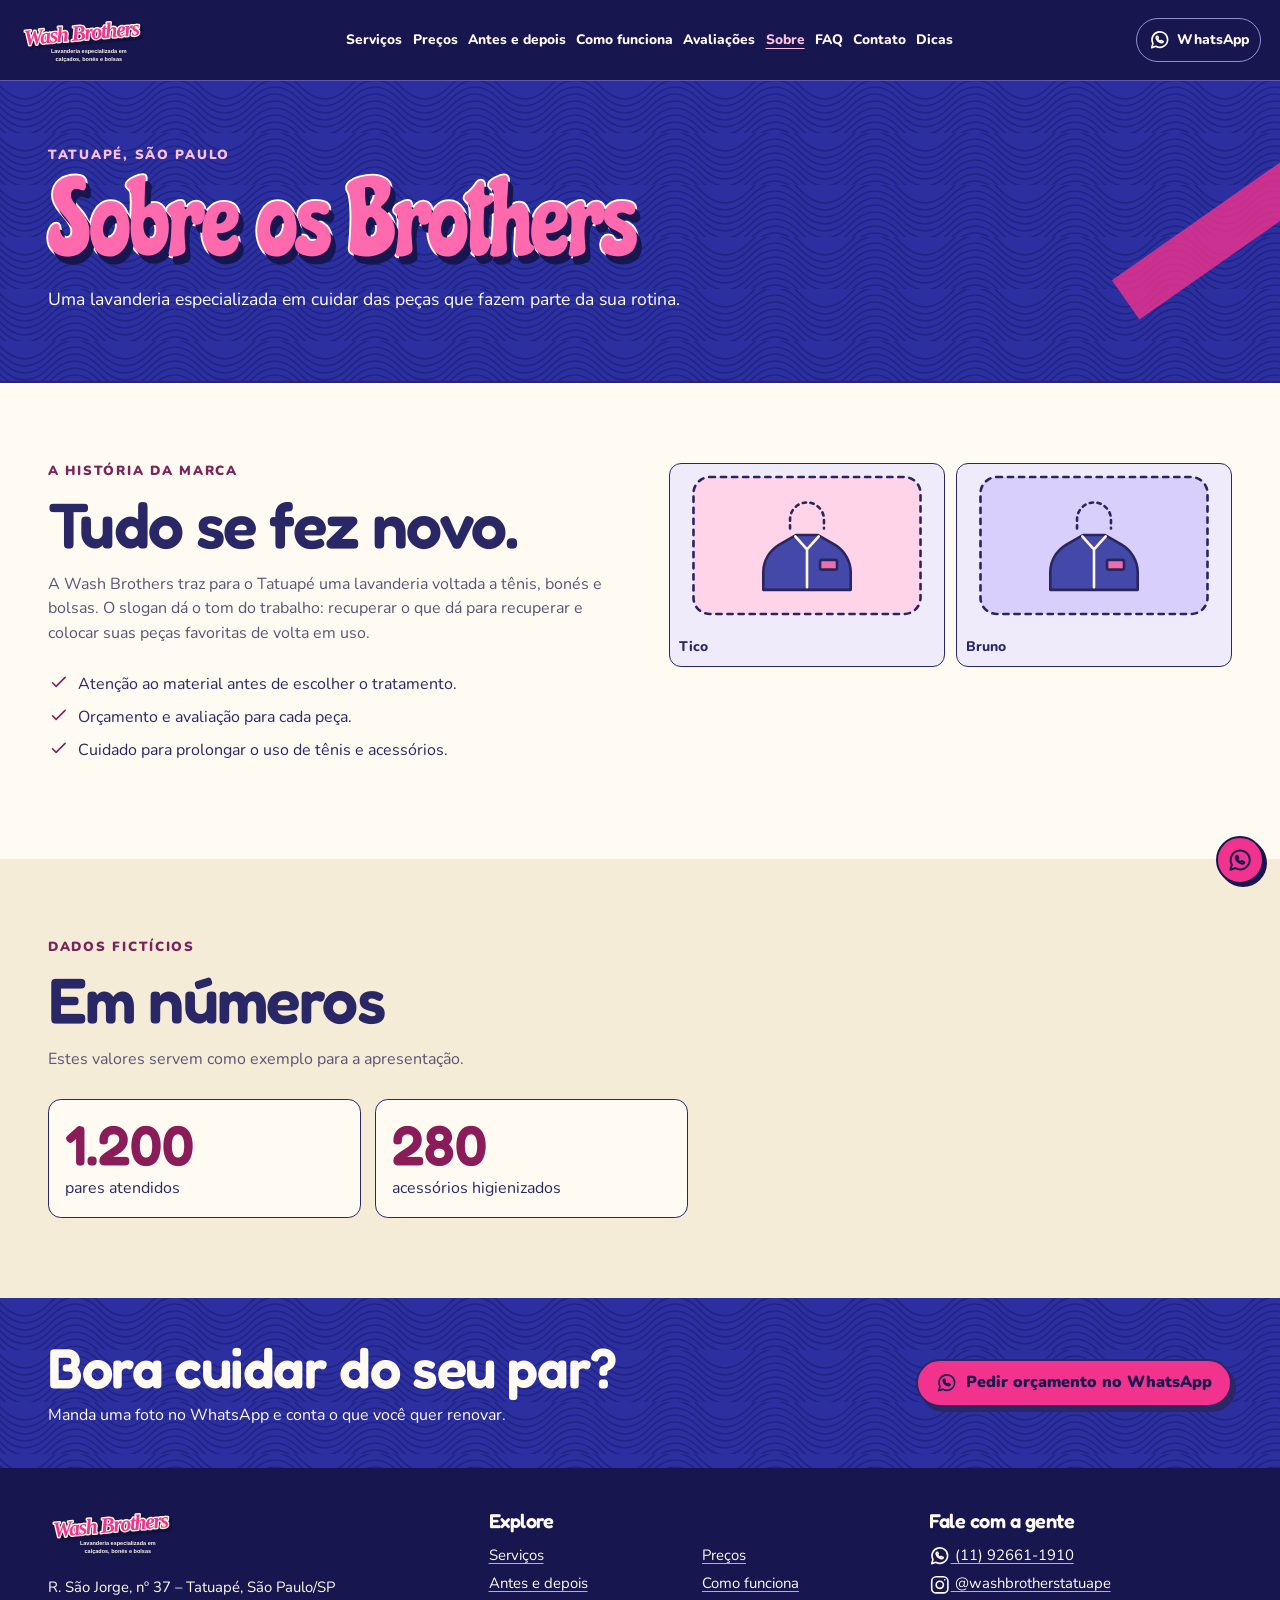
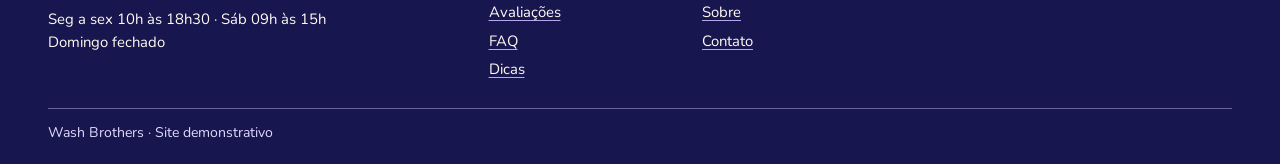
<file: sobre.html>
<!doctype html>
<html lang="pt-BR">
<head>
  <meta charset="utf-8">
  <meta name="viewport" content="width=device-width, initial-scale=1">
  <title>Sobre | Wash Brothers</title>
  <meta name="description" content="Conheça a Wash Brothers, lavanderia especializada do Tatuapé.">
  <meta name="theme-color" content="#2B2FA0">
  <meta property="og:type" content="website">
  <meta property="og:locale" content="pt_BR">
  <meta property="og:site_name" content="Wash Brothers">
  <meta property="og:title" content="Sobre | Wash Brothers">
  <meta property="og:description" content="Conheça a Wash Brothers, lavanderia especializada do Tatuapé.">
  <meta property="og:image" content="assets/img/capa.jpg">
  <meta property="og:image:alt" content="Imagem conceitual de um tênis branco sobre base rosa">
  <link rel="icon" href="assets/img/tenis.svg" type="image/svg+xml">
  <link rel="preconnect" href="https://fonts.googleapis.com">
  <link rel="preconnect" href="https://fonts.gstatic.com" crossorigin>
  <link rel="stylesheet" href="https://fonts.googleapis.com/css2?family=Chicle&amp;family=Fredoka:wght@400;500;600;700&amp;family=Nunito:wght@400;500;600;700;800;900&amp;display=swap">
  <link rel="stylesheet" href="assets/css/site.css">
  <script type="application/ld+json">{"@context":"https://schema.org","@type":"LocalBusiness","name":"Wash Brothers","slogan":"Tudo se fez novo","telephone":"+55 11 92661-1910","image":"assets/img/capa.jpg","address":{"@type":"PostalAddress","streetAddress":"Rua São Jorge, 37 – Tatuapé","addressLocality":"São Paulo","addressRegion":"SP","addressCountry":"BR"},"sameAs":["https://www.instagram.com/washbrotherstatuape/"],"openingHoursSpecification":[{"@type":"OpeningHoursSpecification","dayOfWeek":["Monday","Tuesday","Wednesday","Thursday","Friday"],"opens":"10:00","closes":"18:30"},{"@type":"OpeningHoursSpecification","dayOfWeek":"Saturday","opens":"09:00","closes":"15:00"}]}</script>
  <script defer src="assets/js/servicos.js"></script>
  <script defer src="assets/js/site.js"></script>
</head>
<body>
<svg xmlns="http://www.w3.org/2000/svg" aria-hidden="true" focusable="false" style="position:absolute;width:0;height:0;overflow:hidden">
  <symbol id="spark" viewBox="0 0 24 24"><g fill="none" stroke="currentColor" stroke-width="1.8" stroke-linecap="round" stroke-linejoin="round"><path d="M12 2l2.8 7.2L22 12l-7.2 2.8L12 22l-2.8-7.2L2 12l7.2-2.8L12 2zM20 2v4m-2-2h4"/></g></symbol>
  <symbol id="sun" viewBox="0 0 24 24"><g fill="none" stroke="currentColor" stroke-width="1.8" stroke-linecap="round" stroke-linejoin="round"><circle cx="12" cy="12" r="4"/><path d="M12 2v2m0 16v2M2 12h2m16 0h2M5 5l1.5 1.5m11 11L19 19M5 19l1.5-1.5m11-11L19 5"/></g></symbol>
  <symbol id="drop" viewBox="0 0 24 24"><g fill="none" stroke="currentColor" stroke-width="1.8" stroke-linecap="round" stroke-linejoin="round"><path d="M12 2c3 5 7 8.8 7 13a7 7 0 0 1-14 0c0-4.2 4-8 7-13zM8 15a4 4 0 0 0 3 4"/></g></symbol>
  <symbol id="brush" viewBox="0 0 24 24"><g fill="none" stroke="currentColor" stroke-width="1.8" stroke-linecap="round" stroke-linejoin="round"><path d="m10 15 8-11c1-1 3-1 4 0s1 2 0 3L13 17m-3-2c-3-1-5 1-5 3 0 1-1 3-3 3 5 2 10 0 11-4z"/></g></symbol>
  <symbol id="layers" viewBox="0 0 24 24"><g fill="none" stroke="currentColor" stroke-width="1.8" stroke-linecap="round" stroke-linejoin="round"><path d="m12 3 10 5-10 5L2 8l10-5zm-9 9 9 5 9-5m-18 4 9 5 9-5"/></g></symbol>
  <symbol id="wind" viewBox="0 0 24 24"><g fill="none" stroke="currentColor" stroke-width="1.8" stroke-linecap="round" stroke-linejoin="round"><path d="M3 8h13a2.5 2.5 0 1 0-2.5-2.5M2 12h18a2 2 0 1 1-2 2m-14 2h8a2.5 2.5 0 1 1-2.5 2.5"/></g></symbol>
  <symbol id="tool" viewBox="0 0 24 24"><g fill="none" stroke="currentColor" stroke-width="1.8" stroke-linecap="round" stroke-linejoin="round"><path d="M14 6a5 5 0 0 1 6-3l-3 3 2 2 3-3a5 5 0 0 1-6 7l-7 8a2.2 2.2 0 0 1-3-3l8-7a5 5 0 0 1 0-4z"/></g></symbol>
  <symbol id="cap" viewBox="0 0 24 24"><g fill="none" stroke="currentColor" stroke-width="1.8" stroke-linecap="round" stroke-linejoin="round"><path d="M3 15a8 8 0 0 1 16-1l3 4c-3 2-7 1-10-1-3 1-6 0-9-2zM10 8c-3 3-3 7-3 8"/></g></symbol>
  <symbol id="bag" viewBox="0 0 24 24"><g fill="none" stroke="currentColor" stroke-width="1.8" stroke-linecap="round" stroke-linejoin="round"><path d="M4 8h16l2 13H2L4 8zm4 2V7a4 4 0 0 1 8 0v3"/></g></symbol>
  <symbol id="pin" viewBox="0 0 24 24"><g fill="none" stroke="currentColor" stroke-width="1.8" stroke-linecap="round" stroke-linejoin="round"><path d="M19 10c0 6-7 11-7 11s-7-5-7-11a7 7 0 1 1 14 0z"/><circle cx="12" cy="10" r="2"/></g></symbol>
  <symbol id="check" viewBox="0 0 24 24"><g fill="none" stroke="currentColor" stroke-width="1.8" stroke-linecap="round" stroke-linejoin="round"><path d="m5 12 4 4 10-10"/></g></symbol>
  <symbol id="shield" viewBox="0 0 24 24"><g fill="none" stroke="currentColor" stroke-width="1.8" stroke-linecap="round" stroke-linejoin="round"><path d="M12 22c5-3 8-6 8-11V5l-8-3-8 3v6c0 5 3 8 8 11zM9 12l2 2 4-4"/></g></symbol>
  <symbol id="menu" viewBox="0 0 24 24"><g fill="none" stroke="currentColor" stroke-width="1.8" stroke-linecap="round" stroke-linejoin="round"><path d="M4 6h16M4 12h16M4 18h16"/></g></symbol>
  <symbol id="clock" viewBox="0 0 24 24"><g fill="none" stroke="currentColor" stroke-width="1.8" stroke-linecap="round" stroke-linejoin="round"><circle cx="12" cy="12" r="9"/><path d="M12 7v5l3 2"/></g></symbol>
  <symbol id="box" viewBox="0 0 24 24"><g fill="none" stroke="currentColor" stroke-width="1.8" stroke-linecap="round" stroke-linejoin="round"><path d="m3 7 9-4 9 4v10l-9 4-9-4V7zm0 0 9 4 9-4m-9 4v10m-4-16 9 4"/></g></symbol>
  <symbol id="camera" viewBox="0 0 24 24"><g fill="none" stroke="currentColor" stroke-width="1.8" stroke-linecap="round" stroke-linejoin="round"><path d="M3 7h4l2-3h6l2 3h4v13H3z"/><circle cx="12" cy="13" r="3"/></g></symbol>
  <symbol id="whatsapp" viewBox="0 0 24 24"><g fill="none" stroke="currentColor" stroke-width="1.8" stroke-linecap="round" stroke-linejoin="round"><path d="M20.7 11.7a8.7 8.7 0 0 1-13 7.5L3 20.7l1.4-4.6a8.7 8.7 0 1 1 16.3-4.4z"/><path d="M9 8c-.7.1-1.3 1-1 2 .8 2.8 3.1 4.7 5.8 5.2.9.1 1.9-.6 2-1.3l-2.4-1.2-.8 1c-1.6-.5-2.8-1.8-3-2.9l.7-.8L9.6 8z"/></g></symbol>
  <symbol id="instagram" viewBox="0 0 24 24"><g fill="none" stroke="currentColor" stroke-width="1.8" stroke-linecap="round" stroke-linejoin="round"><rect x="3" y="3" width="18" height="18" rx="5"/><circle cx="12" cy="12" r="4"/><path d="M17.5 6.5h.01"/></g></symbol>
  <symbol id="plus" viewBox="0 0 24 24"><g fill="none" stroke="currentColor" stroke-width="1.8" stroke-linecap="round" stroke-linejoin="round"><path d="M5 12h14m-7-7v14"/></g></symbol>
  <symbol id="compare" viewBox="0 0 24 24"><g fill="none" stroke="currentColor" stroke-width="1.8" stroke-linecap="round" stroke-linejoin="round"><path d="m8 8-4 4 4 4m8-8 4 4-4 4"/></g></symbol>
</svg>
<a class="skip-link" href="#conteudo">Pular para o conteúdo</a>
<header class="site-header"><div class="wrap header-layout">
  <a class="brand" href="index.html" ><!-- TODO: substituir pelo arquivo oficial da marca. --><img src="assets/img/logo.svg" width="260" height="100" alt="Wash Brothers — Lavanderia especializada em calçados, bonés e bolsas"></a>
  <button class="menu-toggle" type="button" data-menu aria-expanded="false" aria-controls="navegacao"><svg class="icon" aria-hidden="true"><use href="#menu"></use></svg><span>Menu</span></button>
  <nav class="navigation" id="navegacao" aria-label="Navegação principal"><a href="servicos.html">Serviços</a><a href="precos.html">Preços</a><a href="antes-e-depois.html">Antes e depois</a><a href="como-funciona.html">Como funciona</a><a href="avaliacoes.html">Avaliações</a><a href="sobre.html" aria-current="page">Sobre</a><a href="faq.html">FAQ</a><a href="contato.html">Contato</a><a href="dicas.html">Dicas</a></nav>
  <a class="header-wa" href="https://wa.me/5511926611910"><svg class="icon" aria-hidden="true"><use href="#whatsapp"></use></svg><span>WhatsApp</span></a>
</div></header>
<main id="conteudo">
<noscript><p class="wrap message">Ative o JavaScript para usar os filtros, a tabela e o simulador. Você também pode falar com a equipe pelo WhatsApp.</p></noscript>
<section class="subhero wave"><div class="wrap"><p class="eyebrow">Tatuapé, São Paulo</p><h1 class="bubble">Sobre os Brothers</h1><p>Uma lavanderia especializada em cuidar das peças que fazem parte da sua rotina.</p></div></section><section class="section"><div class="wrap split"><div><div class="section-heading"><p class="eyebrow">A história da marca</p><h2>Tudo se fez novo.</h2><p>A Wash Brothers traz para o Tatuapé uma lavanderia voltada a tênis, bonés e bolsas. O slogan dá o tom do trabalho: recuperar o que dá para recuperar e colocar suas peças favoritas de volta em uso.</p></div><!-- TODO: confirmar com os proprietários a história e os marcos da loja. --><ul class="values"><li><svg class="icon" aria-hidden="true"><use href="#check"></use></svg> Atenção ao material antes de escolher o tratamento.</li><li><svg class="icon" aria-hidden="true"><use href="#check"></use></svg> Orçamento e avaliação para cada peça.</li><li><svg class="icon" aria-hidden="true"><use href="#check"></use></svg> Cuidado para prolongar o uso de tênis e acessórios.</li></ul></div><div class="brothers"><!-- TODO: inserir as duas ilustrações oficiais dos irmãos nos quadros abaixo. --><figure><img src="assets/img/irmao-1.svg" width="420" height="250" alt="Espaço reservado para a ilustração oficial de Tico" loading="lazy"><figcaption>Tico</figcaption></figure><figure><img src="assets/img/irmao-2.svg" width="420" height="250" alt="Espaço reservado para a ilustração oficial de Bruno" loading="lazy"><figcaption>Bruno</figcaption></figure></div></div></section><section class="section pale"><div class="wrap"><div class="section-heading"><p class="eyebrow">Dados fictícios</p><h2>Em números</h2><p>Estes valores servem como exemplo para a apresentação.</p></div><!-- TODO: trocar por números fornecidos pela loja. --><div class="stats"><div><strong>1.200</strong><span>pares atendidos</span></div><div><strong>280</strong><span>acessórios higienizados</span></div></div></div></section><section class="closing wave"><div class="wrap"><div><h2>Bora cuidar do seu par?</h2><p>Manda uma foto no WhatsApp e conta o que você quer renovar.</p></div><a class="button primary" href="https://wa.me/5511926611910"><svg class="icon" aria-hidden="true"><use href="#whatsapp"></use></svg>Pedir orçamento no WhatsApp</a></div></section>
</main>
<footer class="site-footer"><div class="wrap footer-grid">
  <div><a class="brand" href="index.html"><!-- TODO: substituir pelo arquivo oficial da marca. --><img src="assets/img/logo.svg" width="260" height="100" alt="Wash Brothers — Lavanderia especializada em calçados, bonés e bolsas"></a><p>R. São Jorge, nº 37 – Tatuapé, São Paulo/SP</p><p>Seg a sex 10h às 18h30 · Sáb 09h às 15h<br>Domingo fechado</p></div>
  <div><h2>Explore</h2><nav aria-label="Links do rodapé"><a href="servicos.html">Serviços</a><a href="precos.html">Preços</a><a href="antes-e-depois.html">Antes e depois</a><a href="como-funciona.html">Como funciona</a><a href="avaliacoes.html">Avaliações</a><a href="sobre.html" aria-current="page">Sobre</a><a href="faq.html">FAQ</a><a href="contato.html">Contato</a><a href="dicas.html">Dicas</a></nav></div>
  <div><h2>Fale com a gente</h2><a href="https://wa.me/5511926611910"><svg class="icon" aria-hidden="true"><use href="#whatsapp"></use></svg> (11) 92661-1910</a><a href="https://www.instagram.com/washbrotherstatuape/"><svg class="icon" aria-hidden="true"><use href="#instagram"></use></svg> @washbrotherstatuape</a></div>
</div><div class="wrap footer-note">Wash Brothers · Site demonstrativo</div></footer>
<a class="floating-wa" href="https://wa.me/5511926611910" aria-label="Falar com a Wash Brothers no WhatsApp"><svg class="icon" aria-hidden="true"><use href="#whatsapp"></use></svg></a>
</body>
</html>
</file>
<file: assets/css/site.css>
:root {
  color-scheme: light;
  --blue:#2b2fa0; --ink:#2a2766; --deep:#18164f; --pink:#f2338e;
  --rose:#ff69ad; --cream:#f4ecd6; --paper:#fffbf2; --lavender:#efebfb;
  --lime:#d8f672; --yellow:#ffda64; --coral:#ffa185;
  --line:#ded7ca; --muted:#595574;
  --display:"Chicle", Georgia, serif; --heading:"Fredoka", "Trebuchet MS", sans-serif;
  --body:"Nunito", system-ui, sans-serif; --shadow:4px 5px 0 var(--ink);
  --max:74rem;
}
*,*::before,*::after { box-sizing:border-box; }
html { scroll-behavior:smooth; }
body { margin:0; background:var(--paper); color:var(--ink); font: 1rem/1.55 var(--body); }
img { display:block; max-width:100%; height:auto; }
svg { vertical-align:middle; }
button,input,select,textarea { font:inherit; }
button { cursor:pointer; }
button:disabled { opacity:.55; cursor:not-allowed; }
a { color:inherit; }
p,h1,h2,h3,figure,blockquote { margin:0; }
h1,h2,h3 { font-family:var(--heading); font-weight:600; line-height:1.04; }
h2 { font-size:clamp(2.2rem,5vw,4rem); letter-spacing:-.025em; }
h3 { font-size:1.45rem; }
p { max-width:65ch; }
[hidden] { display:none !important; }
:focus-visible { outline:3px solid #5248ce; outline-offset:4px; box-shadow:0 0 0 2px var(--paper); }
.wave :focus-visible,.site-header :focus-visible,.site-footer :focus-visible,.promo :focus-visible { outline-color:var(--lime); box-shadow:none; }
.sr-only,.skip-link:not(:focus) { position:absolute; width:1px; height:1px; padding:0; margin:-1px; overflow:hidden; clip-path:inset(50%); white-space:nowrap; border:0; }
.skip-link:focus { position:fixed; z-index:9; top:.5rem; left:.5rem; padding:.65rem 1rem; background:var(--paper); border-radius:.5rem; }
.wrap { width:min(calc(100% - 2rem),var(--max)); margin-inline:auto; }
.narrow { max-width:53rem; }
.icon { display:inline-block; width:1.35rem; height:1.35rem; flex:none; }
.section { padding:3.5rem 0; }
.pale { background:var(--cream); }
.wave { background-color:var(--blue); background-image:url("../img/ondas.svg"); color:var(--paper); }
.eyebrow { font-size:.83rem; font-weight:900; letter-spacing:.13em; line-height:1.3; text-transform:uppercase; color:#7b235c; }
.wave .eyebrow,.promo .eyebrow { color:#ffc0df; }
.section-heading { margin-bottom:1.65rem; }
.section-heading .eyebrow { margin-bottom:.7rem; }
.section-heading > p:last-child:not(.eyebrow) { margin-top:.85rem; color:var(--muted); }
.heading-row { display:flex; flex-wrap:wrap; align-items:baseline; justify-content:space-between; column-gap:2rem; }
.heading-row > a { margin-bottom:1.2rem; }
.actions { display:flex; flex-wrap:wrap; gap:.9rem; align-items:center; }
.button { display:inline-flex; align-items:center; justify-content:center; gap:.55rem; min-height:3rem; padding:.72rem 1.12rem; border:2px solid var(--ink); border-radius:100rem; font-weight:900; color:var(--deep); line-height:1.2; text-align:center; text-decoration:none; transition:transform .17s ease,background-color .17s ease,box-shadow .17s ease; }
.primary { background:var(--pink); box-shadow:var(--shadow); }
.primary:hover { background:#ff79b8; }
.light { background:var(--cream); box-shadow:var(--shadow); }
.light:hover { background:white; }
.outline { background:transparent; }
.outline:hover { background:var(--lavender); }
.button:hover { transform:translateY(-2px); }
.button:active { transform:translateY(1px); }
.text-link { color:var(--blue); font-weight:900; text-decoration-thickness:2px; text-underline-offset:.25em; }
.text-link:hover { color:#941d60; }
.site-header { position:relative; z-index:5; background:var(--deep); color:var(--paper); border-bottom:1px solid #5f5ab2; }
.header-layout { display:flex; align-items:center; justify-content:space-between; gap:1rem; min-height:4.6rem; }
.brand { display:inline-flex; align-items:center; flex:none; }
.brand img { width:9rem; }
.header-wa,.menu-toggle { align-items:center; gap:.4rem; border:1px solid #938ed2; background:transparent; color:var(--paper); min-height:2.75rem; padding:.45rem .7rem; border-radius:100rem; text-decoration:none; font-weight:800; }
.header-wa { display:none; }
.menu-toggle { display:inline-flex; }
.navigation { display:none; position:absolute; inset:100% 0 auto; background:var(--deep); padding:.65rem 1rem 1rem; border-bottom:2px solid var(--rose); box-shadow:0 12px 22px #18164f3a; }
.navigation.is-open { display:grid; grid-template-columns:repeat(2,minmax(0,1fr)); gap:.15rem .4rem; }
.navigation a { padding:.55rem .4rem; font-weight:800; text-decoration:none; text-underline-offset:.3em; }
.navigation a:hover,.navigation a[aria-current] { color:#ffc4e1; text-decoration:underline; }
.hero { overflow:hidden; position:relative; isolation:isolate; padding:2.8rem 0 2.6rem; }
.hero::before,.hero::after { content:""; position:absolute; z-index:-1; background:var(--pink); transform:rotate(-24deg); pointer-events:none; }
.hero::before { width:18rem; height:3rem; right:-7rem; bottom:5%; opacity:.9; }
.hero::after { width:18rem; height:.6rem; right:-5rem; bottom:3%; opacity:.85; }
.hero-grid { display:grid; gap:2.2rem; align-items:center; }
.hero-tag { display:inline-flex; align-items:center; gap:.4rem; padding:.32rem .65rem; border:1px solid #aba6f9; border-radius:10rem; font-weight:800; font-size:.88rem; }
.hero-tag .icon { width:1rem; height:1rem; color:#ffc2dd; }
.bubble { color:var(--rose); font:400 clamp(3.6rem,11vw,8.8rem)/.92 var(--display); letter-spacing:-.022em; -webkit-text-stroke:.035em var(--paper); paint-order:stroke fill; text-shadow:.035em .055em var(--deep),.05em .075em var(--deep); overflow-wrap:anywhere; }
.neon { margin:.95rem 0 1.15rem; font-size:clamp(4.4rem,13vw,9rem); filter:drop-shadow(0 0 .16em #f2338e78); }
.hero-copy > p:not(.hero-tag) { max-width:33rem; font-size:clamp(1.05rem,2vw,1.3rem); color:#fff4ee; font-weight:600; }
.hero .actions { margin:1.45rem 0 1.15rem; }
.status-badge { display:inline-flex; align-items:center; gap:.5rem; font-size:.88rem; font-weight:800; }
.status-badge::before { width:.65rem; height:.65rem; border-radius:50%; flex:none; background:#e885b2; content:""; }
.status-badge[data-aberto="true"]::before { background:#90ce32; }
.hero-art { position:relative; isolation:isolate; width:100%; max-width:33rem; margin-inline:auto; border:2px solid var(--deep); border-radius:1.45rem; background:#111363; box-shadow:7px 8px 0 var(--deep); }
.hero-art img { width:100%; aspect-ratio:1.13; object-fit:cover; border-radius:inherit; }
.hero-tape { position:absolute; z-index:-1; bottom:1rem; right:-3rem; width:10rem; height:2rem; transform:rotate(-25deg); background:var(--pink); }
.hero-art figcaption { position:absolute; right:.65rem; bottom:.65rem; padding:.3rem .55rem; border-radius:10rem; background:var(--deep); color:var(--paper); font-size:.78rem; font-weight:800; }
.benefits { background:var(--cream); border-block:2px solid var(--ink); }
.benefit-grid { display:grid; font-weight:900; }
.benefit-grid > div { display:flex; align-items:center; gap:.6rem; min-height:3rem; }
.benefit-grid > div + div { border-top:1px solid #cfc5b8; }
.benefit-grid .icon { color:#84255f; }
.subhero { position:relative; isolation:isolate; overflow:hidden; padding:3rem 0 3.2rem; border-bottom:2px solid var(--ink); }
.subhero::after { content:""; position:absolute; z-index:-1; width:15rem; height:2rem; right:-8rem; top:42%; background:var(--pink); transform:rotate(-35deg); opacity:.8; }
.subhero .bubble { width:fit-content; max-width:100%; margin:.55rem 0 1rem; font-size:clamp(3.25rem,10vw,6.6rem); }
.subhero p:last-child { font-size:1.1rem; }
.cards,.gallery { display:grid; gap:1.1rem; }
.service-card,.reviews blockquote { border:1.5px solid var(--ink); background:#fffdf7; padding:1.35rem; border-radius:1.05rem; box-shadow:3px 4px 0 #2a276620; }
.service-card { display:flex; flex-direction:column; align-items:flex-start; gap:.8rem; transition:transform .2s ease, box-shadow .2s ease; scroll-margin-top:1rem; }
.service-card:hover { transform:translateY(-3px); box-shadow:4px 7px 0 #2a276635; }
.service-card p { color:var(--muted); }
.service-icon { display:inline-grid; place-items:center; width:3.15rem; height:3.15rem; background:#fce0ef; border:1.5px solid var(--ink); border-radius:.8rem; flex:none; }
.service-icon .icon { width:1.55rem; height:1.55rem; }
.service-card:nth-child(3n + 2) .service-icon { background:#e0dafd; }
.service-card:nth-child(3n + 3) .service-icon { background:#f9e8aa; }
.card-bottom { width:100%; display:flex; flex-wrap:wrap; align-items:center; justify-content:space-between; gap:.65rem; padding-top:.45rem; margin-top:auto; font-size:.91rem; }
.promo { padding:3.25rem 0; color:var(--paper); background:#211d6c url("../img/ondas.svg"); border-block:2px solid var(--deep); }
.promo .section-heading > p:last-child:not(.eyebrow) { color:var(--paper); }
.promo-grid { display:grid; grid-template-columns:repeat(2,minmax(0,1fr)); gap:.8rem; margin-bottom:1.3rem; }
.promo-grid:last-child { margin-bottom:0; }
.promo-grid div { display:flex; flex-direction:column; gap:.3rem; align-items:flex-start; background:var(--lime); color:var(--deep); border:2px solid var(--deep); box-shadow:4px 5px 0 var(--deep); padding:.8rem; border-radius:1rem; }
.promo-grid div:nth-child(2) { background:var(--yellow); }
.promo-grid div:nth-child(3) { background:var(--coral); }
.promo-grid div:nth-child(4) { background:#ffa9d4; }
.promo-grid strong { font:600 clamp(1.55rem,5vw,3.1rem)/1 var(--heading); white-space:nowrap; }
.promo-grid span { font-size:.91rem; line-height:1.25; }
.split { display:grid; gap:1.7rem; }
.center-y { align-items:center; }
.compare-card { min-width:0; background:var(--paper); border:1.5px solid var(--ink); border-radius:1.1rem; overflow:hidden; box-shadow:4px 5px 0 #2a276620; }
.comparison { --position:50%; --after:#dbd5ff; --before:#d0ab84; position:relative; aspect-ratio:1.7; isolation:isolate; }
.tone-clareamento .comparison { --after:#fff1bb; --before:#d7a67b; }
.tone-pintura .comparison { --after:#fad2e9; --before:#b6a9ac; }
.tone-camurca .comparison { --after:#f8d6b7; --before:#a996a3; }
.tone-bones .comparison { --after:#e9d1ff; --before:#aba6a5; }
.tone-bolsas .comparison { --after:#e6f0bd; --before:#c4ad8c; }
.compare-layer { position:absolute; inset:0; display:grid; place-items:center; background:radial-gradient(ellipse at 55% 40%, #fff9,transparent 68%),var(--after); overflow:hidden; }
.compare-layer img { width:min(93%,28rem); max-height:100%; object-fit:contain; }
.compare-layer span { position:absolute; top:.65rem; right:.65rem; padding:.27rem .55rem; border-radius:10rem; font-size:.8rem; font-weight:900; color:var(--paper); background:var(--deep); }
.before { clip-path:inset(0 calc(100% - var(--position)) 0 0); background:radial-gradient(ellipse at 40% 45%, #fff4,transparent 70%),var(--before); }
.before img { filter:sepia(.65) contrast(.8) brightness(.85); }
.before span { left:.65rem; right:auto; }
.compare-divider { position:absolute; z-index:1; left:var(--position); inset-block:0; width:2px; transform:translateX(-50%); background:var(--ink); pointer-events:none; }
.compare-divider span { position:absolute; top:50%; left:50%; transform:translate(-50%,-50%); display:grid; place-items:center; width:2.5rem; height:2.5rem; border:2px solid var(--ink); border-radius:50%; background:var(--paper); color:var(--ink); }
.comparison input { position:absolute; z-index:2; inset:0; width:100%; height:100%; margin:0; opacity:0; cursor:ew-resize; touch-action:pan-y; touch-action:pan-y; }
.comparison:focus-within { outline:4px solid #5142c4; outline-offset:-5px; }
.compare-copy { display:grid; gap:.4rem; padding:1rem 1.15rem 1.15rem; border-top:1px solid var(--ink); }
.compare-copy > p:last-child { color:var(--muted); }
.reviews blockquote { background:var(--lavender); }
.reviews blockquote p { font:500 1.28rem/1.2 var(--heading); margin-bottom:.8rem; }
.reviews blockquote footer { font-size:.9rem; color:var(--muted); }
.hours { border-collapse:collapse; width:100%; max-width:28rem; margin:.85rem 0 1.25rem; }
.hours th,.hours td { padding:.5rem .5rem .5rem 0; text-align:left; border-bottom:1px solid #d5cbb8; }
.hours th { font-weight:900; }
.map { width:100%; min-height:18rem; border:1.5px solid var(--ink); border-radius:1rem; background:var(--lavender); box-shadow:var(--shadow); }
.closing { padding:2.5rem 0; }
.closing .wrap { display:flex; flex-wrap:wrap; align-items:center; justify-content:space-between; gap:1.25rem; }
.closing h2 { font-size:clamp(2rem,5vw,3.5rem); margin-bottom:.4rem; }
.site-footer { color:var(--paper); background:var(--deep); padding:2.3rem 0 1.25rem; }
.footer-grid { display:grid; gap:1.5rem; }
.site-footer p,.site-footer a { font-size:.93rem; }
.site-footer p { margin:.55rem 0; }
.site-footer h2 { font-size:1.25rem; margin:.4rem 0 .75rem; }
.site-footer a:not(.brand) { display:block; margin-bottom:.35rem; text-underline-offset:.18em; text-decoration-color:#b4a8ee; }
.site-footer a:hover { color:#ffc4e1; }
.site-footer nav { display:grid; grid-template-columns:repeat(2,minmax(0,1fr)); column-gap:.65rem; }
.footer-note { border-top:1px solid #68639b; margin-top:1.35rem; padding-top:.8rem; padding-right:3.25rem; color:#e0d9ff; font-size:.88rem; }
.floating-wa { display:grid; place-items:center; position:fixed; z-index:4; bottom:max(1rem,env(safe-area-inset-bottom)); right:1rem; width:3rem; height:3rem; background:var(--pink); color:var(--deep); border:2px solid var(--deep); box-shadow:3px 3px 0 var(--deep); border-radius:50%; }
.floating-wa:hover { background:#ff79b8; }
.floating-wa .icon { width:1.65rem; height:1.65rem; }
.chips { display:flex; flex-wrap:wrap; gap:.55rem; margin-bottom:1rem; }
.chips button { padding:.54rem .85rem; min-height:2.75rem; border:1.5px solid var(--ink); border-radius:5rem; background:var(--paper); color:var(--ink); font-weight:900; }
.chips button:hover { background:var(--lavender); }
.chips button[aria-selected="true"],.chips button[aria-pressed="true"] { background:var(--blue); color:var(--paper); }
.table-shell { overflow:auto; border:1.5px solid var(--ink); border-radius:1rem; background:var(--paper); }
.price-table { width:100%; border-collapse:collapse; line-height:1.25; }
.price-table th,.price-table td { padding:.66rem .26rem; border-bottom:1px solid var(--line); }
.price-table tr:last-child td,.price-table tr:last-child th { border-bottom:0; }
.price-table th:first-child { text-align:left; padding-left:.56rem; min-width:7rem; overflow-wrap:anywhere; }
.price-table td { text-align:center; }
.price-table thead { background:var(--deep); color:var(--paper); font-size:.85rem; }
.price-table tbody tr:nth-child(even) { background:#f9f3e7; }
.price-table th small { display:block; margin-top:.25rem; font-weight:600; color:var(--muted); }
.price-pill { white-space:nowrap; display:inline-block; padding:.28rem .33rem; border:1px solid #2a276659; border-radius:5rem; color:var(--deep); font-size:.75rem; font-weight:900; }
.p1 { background:var(--lime); }.p2 { background:var(--yellow); }.p3 { background:var(--coral); }.consult { background:var(--lavender); }
.sim-layout { display:grid; gap:1.2rem; align-items:start; }
.form-panel,.sim-summary { padding:1.15rem; border:1.5px solid var(--ink); border-radius:1rem; background:var(--paper); box-shadow:var(--shadow); min-width:0; }
.form-row { display:grid; gap:.85rem; grid-template-columns:repeat(2,minmax(0,1fr)); margin-bottom:1.05rem; }
label,legend { font-weight:900; }
label > input:not([type="checkbox"]),label > select,label > textarea { display:block; width:100%; color:var(--deep); background:#fffdf7; margin-top:.25rem; padding:.62rem .7rem; border:1.5px solid #827ba6; border-radius:.55rem; }
select { appearance:none; padding-right:1.85rem !important; background-image:linear-gradient(45deg,transparent 50%,var(--ink) 50%),linear-gradient(135deg,var(--ink) 50%,transparent 50%) !important; background-position:calc(100% - 15px) 53%,calc(100% - 10px) 53% !important; background-size:5px 5px !important; background-repeat:no-repeat !important; }
fieldset { margin:0; border:0; padding:0; min-width:0; }
legend { margin-bottom:.4rem; }
.check-list { display:grid; gap:.25rem; }
.check-item { display:grid; align-items:center; grid-template-columns:auto 1fr auto; gap:.55rem; min-height:2.75rem; border:1px solid var(--line); border-radius:.5rem; padding:.42rem .5rem; cursor:pointer; font-weight:700; font-size:.92rem; }
.check-item:has(input:checked) { background:var(--lavender); border-color:#8b80c2; }
.check-item input { width:1.1rem; height:1.1rem; accent-color:var(--blue); }
.check-item span:last-child { white-space:nowrap; font-size:.85rem; }
.sim-summary { background:var(--blue); color:var(--paper); }
.sim-summary :focus-visible { outline-color:var(--lime); }
.total-lines { padding:.55rem 0 .9rem; }
.total-lines p:not(.note) { display:flex; flex-wrap:wrap; align-items:center; justify-content:space-between; gap:.2rem .6rem; padding:.55rem 0; border-bottom:1px solid #a39de7; }
.total-lines strong { font:600 1.65rem/1 var(--heading); color:var(--lime); }
.total-lines .note { margin-top:.65rem; font-size:.88rem; }
.gallery-status { margin:0 0 .85rem; color:var(--muted); }
.process { padding:0; margin:0; list-style:none; }
.process li { display:grid; grid-template-columns:auto 1fr; gap:1rem; align-items:start; position:relative; padding-bottom:1.5rem; }
.process li:not(:last-child)::before { position:absolute; content:""; width:2px; height:100%; top:.15rem; left:1.53rem; background:#c7bee8; }
.process li > * { position:relative; }
.process h2 { font-size:1.65rem; margin:.2rem 0 .4rem; }
.process p,.contact-handle { color:var(--muted); }
.message { display:flex; align-items:flex-start; gap:.6rem; padding:.8rem .9rem; border:1px solid #b6add8; border-radius:.65rem; background:var(--lavender); }
.message .icon { margin-top:.08rem; }
.brothers { display:grid; grid-template-columns:repeat(2,minmax(0,1fr)); gap:.7rem; }
.brothers figure { background:var(--lavender); border:1.5px solid var(--ink); border-radius:.75rem; overflow:hidden; align-self:start; }
.brothers figcaption { padding:.55rem; font-size:.87rem; font-weight:800; }
.values { padding:0; list-style:none; }
.values li { display:flex; align-items:flex-start; gap:.55rem; margin:.5rem 0; }
.values .icon { color:#87215b; }
.stats { display:grid; grid-template-columns:repeat(2,minmax(0,1fr)); max-width:40rem; gap:.85rem; }
.stats div { display:grid; gap:.3rem; background:var(--paper); border:1.5px solid var(--ink); border-radius:.8rem; padding:1rem; }
.stats strong { color:#8b1c5a; font:600 clamp(2rem,5vw,3.5rem)/1 var(--heading); }
.faq { display:grid; gap:.6rem; }
.faq details { border:1.5px solid var(--ink); border-radius:.75rem; background:#fffdf7; }
.faq summary { padding:.95rem 1rem; min-height:3rem; display:flex; justify-content:space-between; align-items:center; gap:.6rem; cursor:pointer; font-weight:900; list-style:none; }
.faq summary::-webkit-details-marker { display:none; }
.faq summary .icon { color:#881d5c; }
.faq details[open] summary .icon { transform:rotate(45deg); }
.faq details p { padding:0 1rem 1rem; color:var(--muted); }
.contact-info .map { align-self:stretch; }
.contact-handle { margin-top:.85rem; font-size:.95rem; overflow-wrap:anywhere; }
.stacked { display:grid; gap:.9rem; }
.stacked .button { justify-self:start; }
.tips h2 { font-size:1.45rem; }
.arrived { animation:arrive .48s ease both; }
@keyframes arrive { from { opacity:.55; transform:translateY(.7rem); } to { opacity:1; transform:translateY(0); } }
@media (min-width:36rem) {
  .wrap { width:min(calc(100% - 3rem),var(--max)); }
  .cards,.gallery { grid-template-columns:repeat(2,minmax(0,1fr)); }
  .price-table th,.price-table td { padding:.72rem .55rem; }
  .price-table th:first-child { padding-left:1rem; }
  .price-pill { padding:.3rem .65rem; font-size:.87rem; }
  .form-panel,.sim-summary { padding:1.4rem; }
}
@media (min-width:44rem) {
  .benefit-grid { grid-template-columns:repeat(3,minmax(0,1fr)); }
  .benefit-grid > div { justify-content:center; padding:.4rem .6rem; min-height:3.6rem; }
  .benefit-grid > div + div { border-top:0; border-left:1px solid #cfc5b8; }
  .promo-grid { grid-template-columns:repeat(4,minmax(0,1fr)); }
  .promo-grid div { padding:1rem; }
  .footer-grid { grid-template-columns:1.1fr 1.1fr .8fr; }
  .footer-grid > div { min-width:0; overflow-wrap:anywhere; }
}
@media (min-width:53rem) {
  .section { padding:5rem 0; }
  .hero { padding:3.4rem 0 3.8rem; }
  .hero-grid { grid-template-columns:1.02fr .98fr; gap:clamp(1.7rem,4vw,4rem); }
  .neon { font-size:clamp(5.4rem,10.4vw,9rem); }
  .split { grid-template-columns:repeat(2,minmax(0,1fr)); gap:clamp(1.7rem,4.5vw,4.4rem); }
  .cards { grid-template-columns:repeat(3,minmax(0,1fr)); }
  .sim-layout { grid-template-columns:1.5fr 1fr; gap:1.6rem; }
  .sim-summary { position:sticky; top:1.1rem; }
  .subhero { padding:4.1rem 0 4.25rem; }
  .subhero::after { height:3rem; right:-4rem; }
}
@media (min-width:66rem) {
  .site-header .wrap { width:min(calc(100% - 2.4rem),82rem); }
  .header-layout { gap:.65rem; min-height:5rem; }
  .header-wa { display:inline-flex; font-size:.87rem; }
  .menu-toggle { display:none; }
  .navigation,.navigation.is-open { display:flex; position:static; padding:0; border:0; align-items:center; gap:clamp(.25rem,.8vw,.8rem); box-shadow:none; }
  .navigation a { padding:.55rem 0; font-size:.86rem; white-space:nowrap; }
  .hero-art { margin-right:0; }
}
@media (prefers-reduced-motion:reduce) {
  *,*::before,*::after { animation:none !important; transition:none !important; scroll-behavior:auto !important; }
}
@media (scripting:none) {
  .menu-toggle { display:none; }
  .navigation { display:flex; flex-wrap:wrap; position:static; padding:.25rem 0; border:0; }
  .header-layout { flex-wrap:wrap; }
}
</file>
